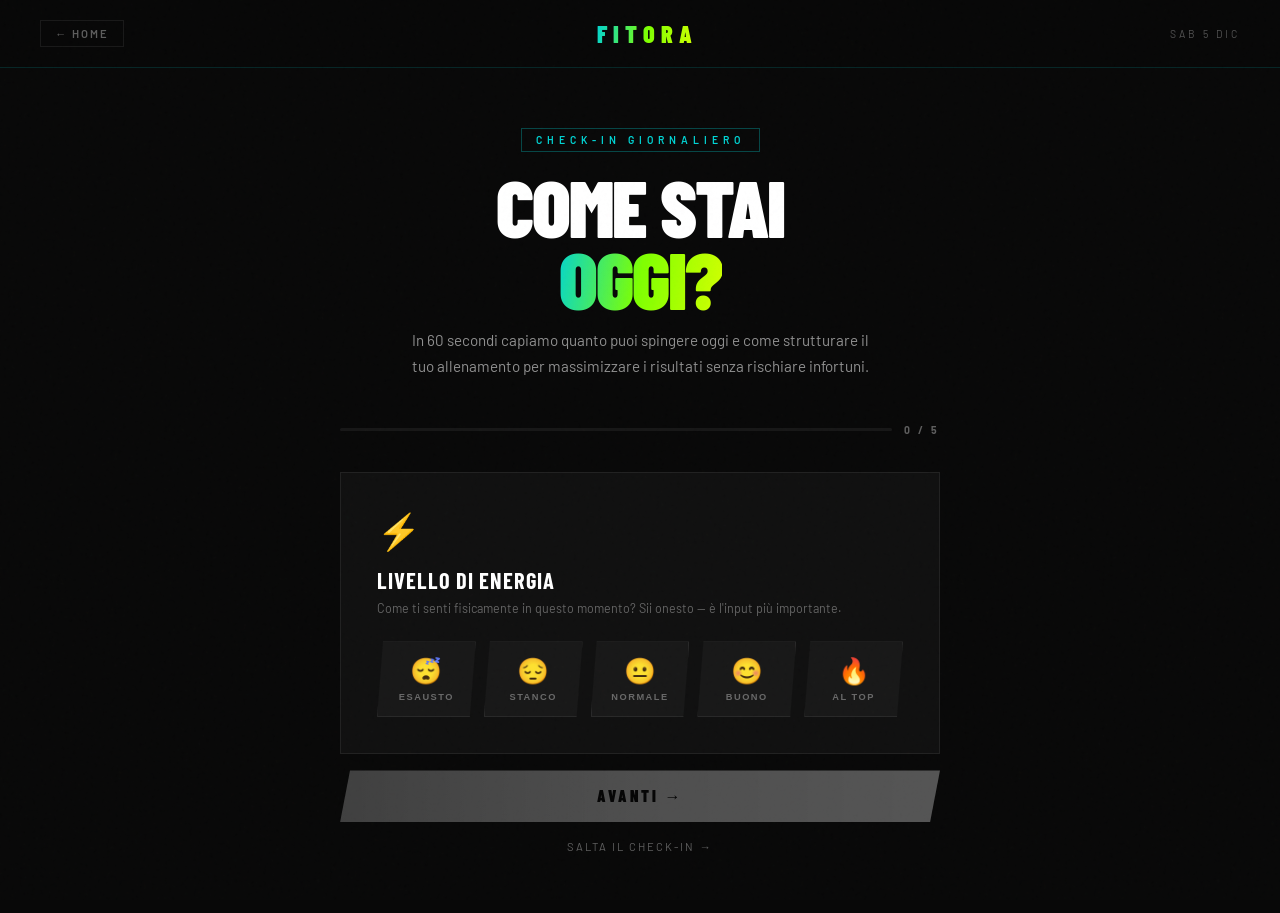
<file: check-in.html>
<!DOCTYPE html>
<html lang="it">
<head>
<meta charset="UTF-8">
<meta name="viewport" content="width=device-width, initial-scale=1.0, maximum-scale=1.0, user-scalable=no">
<meta name="theme-color" content="#080808">
<title>FITORA – Come stai oggi?</title>
<link href="https://fonts.googleapis.com/css2?family=Barlow+Condensed:wght@400;700;900&family=Barlow:wght@400;500;600&display=swap" rel="stylesheet">
<style>
:root {
  --cyan: #00d4d4;
  --green: #7fff00;
  --yellow: #d4ff00;
  --red: #ff4545;
  --orange: #ff8c00;
  --grad: linear-gradient(90deg, #00d4d4, #7fff00, #d4ff00);
  --grad-text: linear-gradient(100deg, #00d4d4 0%, #7fff00 50%, #d4ff00 100%);
  --dark: #080808;
  --dark2: #101010;
  --dark3: #181818;
  --border: rgba(255,255,255,.07);
  --border-cyan: rgba(0,212,212,.2);
  --white: #fff;
  --text-muted: rgba(255,255,255,.35);
  --text-dim: rgba(255,255,255,.55);
}

*, *::before, *::after { margin: 0; padding: 0; box-sizing: border-box; }
html { font-size: 16px; scroll-behavior: smooth; }
body {
  background: var(--dark);
  color: var(--white);
  font-family: 'Barlow', sans-serif;
  min-height: 100vh;
  overflow-x: hidden;
  -webkit-font-smoothing: antialiased;
  -webkit-tap-highlight-color: transparent;
}

/* Noise */
body::after {
  content: '';
  position: fixed; inset: 0;
  background-image: url("data:image/svg+xml,%3Csvg viewBox='0 0 256 256' xmlns='http://www.w3.org/2000/svg'%3E%3Cfilter id='n'%3E%3CfeTurbulence type='fractalNoise' baseFrequency='0.85' numOctaves='4' stitchTiles='stitch'/%3E%3C/filter%3E%3Crect width='100%25' height='100%25' filter='url(%23n)' opacity='0.035'/%3E%3C/svg%3E");
  pointer-events: none; z-index: 9999; opacity: 0.5;
}

.gt { background: var(--grad-text); -webkit-background-clip: text; -webkit-text-fill-color: transparent; background-clip: text; }

/* NAV */
nav {
  display: flex; align-items: center; justify-content: space-between;
  padding: 0 clamp(16px, 5vw, 40px); height: 68px;
  background: rgba(8,8,8,0.8);
  backdrop-filter: blur(12px);
  border-bottom: 1px solid rgba(0,212,212,0.15);
  position: sticky; top: 0; z-index: 100;
}
.nav-logo { font-family: 'Barlow Condensed', sans-serif; font-weight: 900; font-size: 1.5rem; letter-spacing: 6px; text-transform: uppercase; }
.btn-back {
  text-decoration: none; color: var(--text-muted);
  font-size: 0.7rem; font-weight: 600; letter-spacing: 2px;
  border: 1px solid var(--border); padding: 6px 14px;
  transition: all 0.2s;
}
.btn-back:hover { color: var(--cyan); border-color: var(--border-cyan); }

/* WRAPPER */
.wrapper {
  max-width: 680px; margin: 0 auto;
  padding: clamp(32px, 6vw, 60px) clamp(16px, 5vw, 40px) 60px;
}

/* HEADER */
.checkin-header { text-align: center; margin-bottom: 44px; }
.checkin-tag {
  display: inline-block;
  font-size: 0.65rem; font-weight: 600; letter-spacing: 5px; text-transform: uppercase;
  color: var(--cyan); border: 1px solid rgba(0,212,212,.3);
  padding: 5px 14px; margin-bottom: 18px;
}
.checkin-title {
  font-family: 'Barlow Condensed', sans-serif; font-weight: 900;
  font-size: clamp(2.8rem, 9vw, 5rem); line-height: 0.9;
  text-transform: uppercase; letter-spacing: -2px;
  margin-bottom: 14px;
}
.checkin-sub {
  font-size: clamp(0.85rem, 2vw, 0.95rem); color: var(--text-dim);
  line-height: 1.7; max-width: 460px; margin: 0 auto;
}

/* PROGRESS BAR */
.progress-wrap {
  display: flex; align-items: center; gap: 12px;
  margin-bottom: 36px;
}
.progress-bar {
  flex: 1; height: 3px; background: rgba(255,255,255,.06);
  border-radius: 2px; overflow: hidden;
}
.progress-fill {
  height: 100%; background: var(--grad);
  border-radius: 2px;
  transition: width 0.5s cubic-bezier(0.22,1,0.36,1);
}
.progress-label {
  font-size: 0.65rem; font-weight: 700; letter-spacing: 3px;
  color: var(--text-muted); text-transform: uppercase; white-space: nowrap;
}

/* STEPS CONTAINER */
.steps { position: relative; }
.step {
  display: none;
  animation: stepIn 0.45s cubic-bezier(0.22,1,0.36,1) both;
}
.step.active { display: block; }
@keyframes stepIn {
  from { opacity: 0; transform: translateY(20px); }
  to   { opacity: 1; transform: none; }
}

/* QUESTION CARD */
.q-card {
  background: var(--dark2);
  border: 1px solid var(--border);
  padding: clamp(24px, 4vw, 36px);
  margin-bottom: 16px;
}
.q-icon { font-size: 2.2rem; margin-bottom: 14px; }
.q-label {
  font-family: 'Barlow Condensed', sans-serif; font-weight: 700;
  font-size: clamp(1.1rem, 3vw, 1.4rem); text-transform: uppercase;
  letter-spacing: 1px; margin-bottom: 6px;
}
.q-hint { font-size: 0.78rem; color: var(--text-muted); margin-bottom: 24px; line-height: 1.5; }

/* EMOJI SCALE */
.emoji-scale {
  display: flex; gap: 8px; flex-wrap: wrap;
}
.emoji-btn {
  flex: 1; min-width: 56px;
  display: flex; flex-direction: column; align-items: center; gap: 6px;
  padding: 14px 8px;
  background: var(--dark3); border: 1px solid var(--border);
  cursor: pointer; transition: all 0.2s;
  clip-path: polygon(6px 0, 100% 0, calc(100% - 6px) 100%, 0 100%);
}
.emoji-btn:hover { background: rgba(0,212,212,.08); border-color: rgba(0,212,212,.25); }
.emoji-btn.selected {
  background: rgba(0,212,212,.12);
  border-color: var(--cyan);
  box-shadow: 0 0 14px rgba(0,212,212,.15);
}
.emoji-btn .emoji { font-size: 1.6rem; }
.emoji-btn .label {
  font-size: 0.58rem; font-weight: 600; letter-spacing: 1.5px;
  text-transform: uppercase; color: var(--text-muted);
  text-align: center;
}
.emoji-btn.selected .label { color: var(--cyan); }

/* OPTION CARDS */
.option-list { display: flex; flex-direction: column; gap: 8px; }
.option-card {
  display: flex; align-items: center; gap: 14px;
  padding: 16px 18px;
  background: var(--dark3); border: 1px solid var(--border);
  cursor: pointer; transition: all 0.2s;
  clip-path: polygon(8px 0, 100% 0, calc(100% - 8px) 100%, 0 100%);
}
.option-card:hover { background: rgba(0,212,212,.06); border-color: rgba(0,212,212,.2); }
.option-card.selected {
  background: rgba(0,212,212,.1);
  border-color: var(--cyan);
}
.option-card .opt-icon { font-size: 1.3rem; flex-shrink: 0; }
.option-card .opt-text { flex: 1; }
.option-card .opt-name {
  font-weight: 600; font-size: 0.9rem; margin-bottom: 2px;
}
.option-card .opt-desc { font-size: 0.72rem; color: var(--text-muted); }
.option-card .opt-check {
  width: 18px; height: 18px; border-radius: 50%;
  border: 2px solid var(--border); flex-shrink: 0;
  transition: all 0.2s;
}
.option-card.selected .opt-check {
  background: var(--cyan); border-color: var(--cyan);
}

/* CHECKBOX MULTI */
.checkbox-grid {
  display: grid; grid-template-columns: 1fr 1fr; gap: 8px;
}
@media (max-width: 480px) { .checkbox-grid { grid-template-columns: 1fr; } }

.check-card {
  display: flex; align-items: center; gap: 12px;
  padding: 13px 16px;
  background: var(--dark3); border: 1px solid var(--border);
  cursor: pointer; transition: all 0.2s;
}
.check-card:hover { border-color: rgba(0,212,212,.2); }
.check-card.selected { background: rgba(0,212,212,.08); border-color: var(--cyan); }
.check-card .cc-box {
  width: 16px; height: 16px; border: 2px solid var(--border);
  flex-shrink: 0; transition: all 0.2s;
}
.check-card.selected .cc-box { background: var(--cyan); border-color: var(--cyan); }
.check-card .cc-text { font-size: 0.82rem; font-weight: 500; }

/* NAV BUTTONS */
.step-nav {
  display: flex; gap: 10px; margin-top: 8px;
}
.btn-next {
  flex: 1;
  background: var(--grad); color: #000;
  font-family: 'Barlow Condensed', sans-serif; font-weight: 900;
  font-size: 1rem; letter-spacing: 3px; text-transform: uppercase;
  border: none; cursor: pointer; padding: 16px 28px;
  clip-path: polygon(10px 0, 100% 0, calc(100% - 10px) 100%, 0 100%);
  transition: filter 0.2s, opacity 0.2s;
}
.btn-next:disabled { opacity: 0.35; cursor: not-allowed; filter: grayscale(1); }
.btn-next:not(:disabled):hover { filter: brightness(1.12); }
.btn-prev {
  background: transparent; color: var(--text-muted);
  font-family: 'Barlow Condensed', sans-serif; font-weight: 700;
  font-size: 0.85rem; letter-spacing: 2px; text-transform: uppercase;
  border: 1px solid var(--border); cursor: pointer; padding: 16px 20px;
  clip-path: polygon(8px 0, 100% 0, calc(100% - 8px) 100%, 0 100%);
  transition: all 0.2s;
}
.btn-prev:hover { color: var(--white); border-color: rgba(255,255,255,.2); }

/* SKIP LINK */
.skip-link {
  display: block; text-align: center;
  margin-top: 18px;
  font-size: 0.7rem; letter-spacing: 2px; color: var(--text-muted);
  text-transform: uppercase; cursor: pointer;
  transition: color 0.2s;
}
.skip-link:hover { color: var(--text-dim); }

/* ── RESULT SCREEN ── */
.result-screen { display: none; }
.result-screen.show { display: block; animation: stepIn 0.5s cubic-bezier(0.22,1,0.36,1) both; }

.result-badge {
  text-align: center; margin-bottom: 32px;
}
.result-icon-ring {
  width: 110px; height: 110px; border-radius: 50%;
  margin: 0 auto 20px;
  display: flex; align-items: center; justify-content: center;
  font-size: 3.2rem;
  position: relative;
}
.result-icon-ring::before {
  content: '';
  position: absolute; inset: -4px; border-radius: 50%;
  background: var(--grad); opacity: 0.3;
  animation: ringPulse 2s ease-in-out infinite;
}
@keyframes ringPulse { 0%,100%{opacity:.3;transform:scale(1)} 50%{opacity:.6;transform:scale(1.05)} }

.result-level {
  font-family: 'Barlow Condensed', sans-serif; font-weight: 900;
  font-size: clamp(2rem, 7vw, 3.2rem); text-transform: uppercase;
  letter-spacing: 2px; line-height: 1;
  margin-bottom: 8px;
}
.result-desc {
  font-size: clamp(0.85rem, 2vw, 0.95rem);
  color: var(--text-dim); line-height: 1.7;
  max-width: 480px; margin: 0 auto;
}

.result-metrics {
  display: grid; grid-template-columns: repeat(3, 1fr); gap: 1px;
  background: rgba(0,212,212,.05); border: 1px solid rgba(0,212,212,.1);
  margin-bottom: 28px;
}
.rm-cell {
  background: var(--dark2); padding: 20px 14px; text-align: center;
}
.rm-val {
  font-family: 'Barlow Condensed', sans-serif; font-weight: 900;
  font-size: 1.6rem; line-height: 1; margin-bottom: 4px;
}
.rm-label { font-size: 0.6rem; letter-spacing: 2.5px; text-transform: uppercase; color: var(--text-muted); }

.result-tips {
  background: var(--dark2); border: 1px solid var(--border);
  padding: clamp(18px, 3vw, 26px); margin-bottom: 24px;
}
.tips-title {
  font-family: 'Barlow Condensed', sans-serif; font-weight: 700;
  font-size: 0.8rem; letter-spacing: 3px; text-transform: uppercase;
  color: var(--cyan); margin-bottom: 14px;
}
.tips-list { list-style: none; display: flex; flex-direction: column; gap: 10px; }
.tips-list li {
  display: flex; align-items: flex-start; gap: 10px;
  font-size: 0.85rem; color: var(--text-dim); line-height: 1.5;
}
.tips-list li::before { content: '→'; color: var(--cyan); flex-shrink: 0; margin-top: 1px; }

.btn-go {
  display: block; width: 100%; text-align: center;
  background: var(--grad); color: #000;
  font-family: 'Barlow Condensed', sans-serif; font-weight: 900;
  font-size: 1.15rem; letter-spacing: 4px; text-transform: uppercase;
  border: none; cursor: pointer; padding: 20px;
  clip-path: polygon(14px 0, 100% 0, calc(100% - 14px) 100%, 0 100%);
  transition: filter 0.2s;
  text-decoration: none;
}
.btn-go:hover { filter: brightness(1.1); }

.result-intensity-bar {
  height: 6px; border-radius: 3px; margin: 12px 0 20px;
  background: rgba(255,255,255,.06); overflow: hidden; position: relative;
}
.intensity-fill {
  height: 100%; border-radius: 3px;
  transition: width 1.2s cubic-bezier(0.22,1,0.36,1) 0.3s;
}
</style>
</head>
<body>

<!-- NAV -->
<nav>
  <a href="index.html" class="btn-back">← HOME</a>
  <div class="nav-logo gt">FITORA</div>
  <div style="font-size:.65rem;letter-spacing:3px;color:rgba(255,255,255,.3);text-transform:uppercase" id="navDate"></div>
</nav>

<div class="wrapper">

  <!-- HEADER -->
  <div class="checkin-header" id="checkinHeader">
    <div class="checkin-tag">Check-In Giornaliero</div>
    <h1 class="checkin-title">Come stai<br><span class="gt">oggi?</span></h1>
    <p class="checkin-sub">
      In 60 secondi capiamo quanto puoi spingere oggi e come strutturare il tuo allenamento per massimizzare i risultati senza rischiare infortuni.
    </p>
  </div>

  <!-- PROGRESS -->
  <div class="progress-wrap" id="progressWrap">
    <div class="progress-bar"><div class="progress-fill" id="progressFill" style="width:0%"></div></div>
    <div class="progress-label" id="progressLabel">0 / 5</div>
  </div>

  <!-- STEPS -->
  <div class="steps" id="stepsContainer">

    <!-- STEP 1: ENERGIA -->
    <div class="step active" id="step1">
      <div class="q-card">
        <div class="q-icon">⚡</div>
        <div class="q-label">Livello di Energia</div>
        <div class="q-hint">Come ti senti fisicamente in questo momento? Sii onesto — è l'input più importante.</div>
        <div class="emoji-scale" id="energy-scale">
          <button class="emoji-btn" data-val="1" onclick="selectEmoji('energy',1,this)">
            <span class="emoji">😴</span><span class="label">Esausto</span>
          </button>
          <button class="emoji-btn" data-val="2" onclick="selectEmoji('energy',2,this)">
            <span class="emoji">😔</span><span class="label">Stanco</span>
          </button>
          <button class="emoji-btn" data-val="3" onclick="selectEmoji('energy',3,this)">
            <span class="emoji">😐</span><span class="label">Normale</span>
          </button>
          <button class="emoji-btn" data-val="4" onclick="selectEmoji('energy',4,this)">
            <span class="emoji">😊</span><span class="label">Buono</span>
          </button>
          <button class="emoji-btn" data-val="5" onclick="selectEmoji('energy',5,this)">
            <span class="emoji">🔥</span><span class="label">Al Top</span>
          </button>
        </div>
      </div>
      <div class="step-nav">
        <button class="btn-next" id="next1" onclick="goNext(2)" disabled>Avanti →</button>
      </div>
    </div>

    <!-- STEP 2: SONNO -->
    <div class="step" id="step2">
      <div class="q-card">
        <div class="q-icon">🌙</div>
        <div class="q-label">Sonno della Notte Scorsa</div>
        <div class="q-hint">Il recupero muscolare avviene principalmente durante il sonno. Questo dato è cruciale.</div>
        <div class="option-list">
          <div class="option-card" onclick="selectOption('sleep','less5',this)">
            <span class="opt-icon">😵</span>
            <div class="opt-text">
              <div class="opt-name">Meno di 5 ore</div>
              <div class="opt-desc">Recupero gravemente compromesso</div>
            </div>
            <div class="opt-check"></div>
          </div>
          <div class="option-card" onclick="selectOption('sleep','5to6',this)">
            <span class="opt-icon">😴</span>
            <div class="opt-text">
              <div class="opt-name">5–6 ore</div>
              <div class="opt-desc">Recupero parziale</div>
            </div>
            <div class="opt-check"></div>
          </div>
          <div class="option-card" onclick="selectOption('sleep','7to8',this)">
            <span class="opt-icon">😌</span>
            <div class="opt-text">
              <div class="opt-name">7–8 ore</div>
              <div class="opt-desc">Recupero ottimale</div>
            </div>
            <div class="opt-check"></div>
          </div>
          <div class="option-card" onclick="selectOption('sleep','9plus',this)">
            <span class="opt-icon">✨</span>
            <div class="opt-text">
              <div class="opt-name">9+ ore</div>
              <div class="opt-desc">Riposo abbondante</div>
            </div>
            <div class="opt-check"></div>
          </div>
        </div>
      </div>
      <div class="step-nav">
        <button class="btn-prev" onclick="goBack(1)">← Indietro</button>
        <button class="btn-next" id="next2" onclick="goNext(3)" disabled>Avanti →</button>
      </div>
    </div>

    <!-- STEP 3: DOLORI MUSCOLARI -->
    <div class="step" id="step3">
      <div class="q-card">
        <div class="q-icon">💪</div>
        <div class="q-label">Dolori Muscolari o Articolari</div>
        <div class="q-hint">Seleziona tutto ciò che senti. L'app eviterà di sovraccaricare le zone già affaticate.</div>
        <div class="checkbox-grid" id="pain-grid">
          <div class="check-card" onclick="toggleCheck('pain','none',this)" id="pain-none">
            <div class="cc-box"></div><span class="cc-text">✅ Nessun dolore</span>
          </div>
          <div class="check-card" onclick="toggleCheck('pain','legs',this)">
            <div class="cc-box"></div><span class="cc-text">🦵 Gambe / Cosce</span>
          </div>
          <div class="check-card" onclick="toggleCheck('pain','back',this)">
            <div class="cc-box"></div><span class="cc-text">🔙 Schiena</span>
          </div>
          <div class="check-card" onclick="toggleCheck('pain','shoulders',this)">
            <div class="cc-box"></div><span class="cc-text">🤷 Spalle / Collo</span>
          </div>
          <div class="check-card" onclick="toggleCheck('pain','arms',this)">
            <div class="cc-box"></div><span class="cc-text">💪 Braccia / Polsi</span>
          </div>
          <div class="check-card" onclick="toggleCheck('pain','knees',this)">
            <div class="cc-box"></div><span class="cc-text">🦵 Ginocchia / Caviglie</span>
          </div>
        </div>
      </div>
      <div class="step-nav">
        <button class="btn-prev" onclick="goBack(2)">← Indietro</button>
        <button class="btn-next" id="next3" onclick="goNext(4)">Avanti →</button>
      </div>
    </div>

    <!-- STEP 4: STRESS -->
    <div class="step" id="step4">
      <div class="q-card">
        <div class="q-icon">🧠</div>
        <div class="q-label">Livello di Stress Mentale</div>
        <div class="q-hint">Lo stress cronico alza il cortisolo, rallenta il recupero e aumenta il rischio di infortuni.</div>
        <div class="emoji-scale" id="stress-scale">
          <button class="emoji-btn" data-val="1" onclick="selectEmoji('stress',1,this)">
            <span class="emoji">🧘</span><span class="label">Zero</span>
          </button>
          <button class="emoji-btn" data-val="2" onclick="selectEmoji('stress',2,this)">
            <span class="emoji">😌</span><span class="label">Basso</span>
          </button>
          <button class="emoji-btn" data-val="3" onclick="selectEmoji('stress',3,this)">
            <span class="emoji">😐</span><span class="label">Medio</span>
          </button>
          <button class="emoji-btn" data-val="4" onclick="selectEmoji('stress',4,this)">
            <span class="emoji">😤</span><span class="label">Alto</span>
          </button>
          <button class="emoji-btn" data-val="5" onclick="selectEmoji('stress',5,this)">
            <span class="emoji">🤯</span><span class="label">Massimo</span>
          </button>
        </div>
      </div>
      <div class="step-nav">
        <button class="btn-prev" onclick="goBack(3)">← Indietro</button>
        <button class="btn-next" id="next4" onclick="goNext(5)" disabled>Avanti →</button>
      </div>
    </div>

    <!-- STEP 5: ULTIMO ALLENAMENTO -->
    <div class="step" id="step5">
      <div class="q-card">
        <div class="q-icon">📅</div>
        <div class="q-label">Ultimo Allenamento Intenso</div>
        <div class="q-hint">Il recupero muscolare completo richiede 24–72 ore a seconda dell'intensità.</div>
        <div class="option-list">
          <div class="option-card" onclick="selectOption('lastwork','today',this)">
            <span class="opt-icon">🔴</span>
            <div class="opt-text">
              <div class="opt-name">Oggi / Stamattina</div>
              <div class="opt-desc">Recupero ancora in corso</div>
            </div>
            <div class="opt-check"></div>
          </div>
          <div class="option-card" onclick="selectOption('lastwork','yesterday',this)">
            <span class="opt-icon">🟠</span>
            <div class="opt-text">
              <div class="opt-name">Ieri</div>
              <div class="opt-desc">Recupero parziale (~24h)</div>
            </div>
            <div class="opt-check"></div>
          </div>
          <div class="option-card" onclick="selectOption('lastwork','2days',this)">
            <span class="opt-icon">🟡</span>
            <div class="opt-text">
              <div class="opt-name">2 giorni fa</div>
              <div class="opt-desc">Recupero quasi completo</div>
            </div>
            <div class="opt-check"></div>
          </div>
          <div class="option-card" onclick="selectOption('lastwork','3plus',this)">
            <span class="opt-icon">🟢</span>
            <div class="opt-text">
              <div class="opt-name">3+ giorni fa o mai</div>
              <div class="opt-desc">Muscoli completamente riposati</div>
            </div>
            <div class="opt-check"></div>
          </div>
        </div>
      </div>
      <div class="step-nav">
        <button class="btn-prev" onclick="goBack(4)">← Indietro</button>
        <button class="btn-next" id="next5" onclick="calcResult()" disabled>Analizza →</button>
      </div>
    </div>

  </div><!-- /steps -->

  <!-- RESULT SCREEN -->
  <div class="result-screen" id="resultScreen">

    <div class="result-badge">
      <div class="result-icon-ring" id="resultRing"></div>
      <div class="result-level" id="resultLevel"></div>
      <div class="result-intensity-bar">
        <div class="intensity-fill" id="intensityFill"></div>
      </div>
      <p class="result-desc" id="resultDesc"></p>
    </div>

    <div class="result-metrics" id="resultMetrics"></div>

    <div class="result-tips">
      <div class="tips-title">// Raccomandazioni per oggi</div>
      <ul class="tips-list" id="tipsList"></ul>
    </div>

    <a href="dashboard.html" class="btn-go" id="goBtn">⚡ Inizia l'Allenamento</a>

  </div>

  <div class="skip-link" onclick="skipToResult()" id="skipLink">Salta il check-in →</div>

</div><!-- /wrapper -->

<script>
/* ══ STATE ══ */
const answers = {
  energy: null,
  sleep: null,
  pain: [],
  stress: null,
  lastwork: null
};

let currentStep = 1;
const TOTAL_STEPS = 5;

/* ══ NAV DATE ══ */
const d = new Date();
document.getElementById('navDate').textContent =
  d.toLocaleDateString('it-IT', {weekday:'short', day:'numeric', month:'short'}).toUpperCase();

/* ══ PROGRESS ══ */
function updateProgress(step) {
  const pct = Math.round((step - 1) / TOTAL_STEPS * 100);
  document.getElementById('progressFill').style.width = pct + '%';
  document.getElementById('progressLabel').textContent = (step - 1) + ' / ' + TOTAL_STEPS;
}

/* ══ NAVIGATION ══ */
function goNext(step) {
  document.getElementById('step' + currentStep).classList.remove('active');
  currentStep = step;
  document.getElementById('step' + currentStep).classList.add('active');
  updateProgress(currentStep);
  window.scrollTo({ top: 0, behavior: 'smooth' });
}

function goBack(step) {
  document.getElementById('step' + currentStep).classList.remove('active');
  currentStep = step;
  document.getElementById('step' + currentStep).classList.add('active');
  updateProgress(currentStep);
  window.scrollTo({ top: 0, behavior: 'smooth' });
}

/* ══ INPUT HANDLERS ══ */
function selectEmoji(key, val, el) {
  answers[key] = val;
  el.closest('.emoji-scale').querySelectorAll('.emoji-btn').forEach(b => b.classList.remove('selected'));
  el.classList.add('selected');

  if (key === 'energy') document.getElementById('next1').disabled = false;
  if (key === 'stress') document.getElementById('next4').disabled = false;
}

function selectOption(key, val, el) {
  answers[key] = val;
  el.closest('.option-list').querySelectorAll('.option-card').forEach(c => c.classList.remove('selected'));
  el.classList.add('selected');

  if (key === 'sleep') document.getElementById('next2').disabled = false;
  if (key === 'lastwork') document.getElementById('next5').disabled = false;
}

function toggleCheck(key, val, el) {
  if (val === 'none') {
    // Exclusive: deselect all others
    document.querySelectorAll('#pain-grid .check-card').forEach(c => c.classList.remove('selected'));
    answers.pain = [];
    el.classList.add('selected');
    answers.pain = ['none'];
  } else {
    document.getElementById('pain-none').classList.remove('selected');
    answers.pain = answers.pain.filter(v => v !== 'none');
    el.classList.toggle('selected');
    if (el.classList.contains('selected')) {
      answers.pain.push(val);
    } else {
      answers.pain = answers.pain.filter(v => v !== val);
    }
  }
}

/* ══ ALGORITHM ══ */
function calcResult() {
  // Score: 0 = terrible, 100 = perfect
  let score = 0;

  // Energy (0-30)
  const energyScore = { 1: 0, 2: 7, 3: 15, 4: 23, 5: 30 };
  score += energyScore[answers.energy] || 15;

  // Sleep (0-25)
  const sleepScore = { less5: 0, '5to6': 8, '7to8': 25, '9plus': 20 };
  score += sleepScore[answers.sleep] || 12;

  // Pain (0 or penalty)
  const painCount = answers.pain.filter(p => p !== 'none').length;
  score -= painCount * 8;

  // Stress (0-20, inverted — high stress = low score)
  const stressScore = { 1: 20, 2: 16, 3: 10, 4: 4, 5: 0 };
  score += stressScore[answers.stress] || 10;

  // Last workout (0-25)
  const workScore = { today: 0, yesterday: 8, '2days': 18, '3plus': 25 };
  score += workScore[answers.lastwork] || 12;

  score = Math.max(0, Math.min(100, score));

  showResult(score);
}

function showResult(score) {
  // Hide steps, show result
  document.getElementById('stepsContainer').style.display = 'none';
  document.getElementById('progressWrap').style.display = 'none';
  document.getElementById('checkinHeader').style.display = 'none';
  document.getElementById('skipLink').style.display = 'none';

  const rs = document.getElementById('resultScreen');
  rs.classList.add('show');

  // Determine level
  let level, icon, desc, color, tips, goLabel;

  if (score >= 80) {
    level = 'Giornata Ideale';
    icon = '🔥';
    desc = 'Sei al massimo della forma. Il tuo corpo è pronto per un allenamento intenso. Spingi forte, batti i tuoi record.';
    color = 'var(--green)';
    tips = [
      'Aumenta i pesi o l\'intensità rispetto all\'ultima sessione',
      'Lavora sui gruppi muscolari che richiedono più energia',
      'Ottimo momento per provare nuovi esercizi o aumentare il volume',
      'Idratati bene — oggi brucerai di più',
    ];
    goLabel = '🔥 Inizia al Massimo';
  } else if (score >= 60) {
    level = 'Buona Giornata';
    icon = '⚡';
    desc = 'Sei in buone condizioni. Allenamento completo consigliato con qualche attenzione ai segnali del corpo.';
    color = 'var(--cyan)';
    tips = [
      'Allenati normalmente, rispetta il piano stabilito',
      'Se senti affaticamento a metà sessione, riduci l\'intensità del 15%',
      'Dedica 10 minuti extra al riscaldamento',
      'Ascolta il corpo — se un esercizio fa male, sostituiscilo',
    ];
    goLabel = '⚡ Inizia l\'Allenamento';
  } else if (score >= 40) {
    level = 'Allenamento Moderato';
    icon = '⚠️';
    desc = 'Il tuo corpo ha bisogno di attenzione. Allenati, ma riduci l\'intensità e ascolta i segnali di recupero.';
    color = 'var(--yellow)';
    tips = [
      'Riduci i pesi del 20-30% rispetto al solito',
      'Evita esercizi ad alto impatto (salti, sprint, carichi massimali)',
      'Allunga la fase di riscaldamento a 15 minuti',
      'Inserisci pause più lunghe tra le serie',
      'Idratazione e alimentazione sono priorità oggi',
    ];
    goLabel = '⚠️ Allenamento Moderato';
  } else {
    level = 'Giorno di Recupero';
    icon = '🛡️';
    desc = 'Il tuo corpo sta chiedendo riposo. Forza eccessiva oggi aumenta il rischio di infortuni. Recupera attivamente.';
    color = 'var(--orange)';
    tips = [
      'Evita allenamenti ad alta intensità — rischio infortuni elevato',
      'Cammina 20-30 minuti a passo moderato per attivare la circolazione',
      'Stretching e mobilità: 20-30 minuti di lavoro articolare',
      'Idratati abbondantemente e punta su una notte di sonno di qualità',
      'Considera un massaggio o una sessione di foam rolling',
    ];
    goLabel = '🛡️ Vai al Recupero Attivo';
  }

  // Render
  document.getElementById('resultRing').textContent = icon;
  document.getElementById('resultRing').style.background = `radial-gradient(circle, rgba(0,0,0,0.4), transparent)`;
  document.getElementById('resultRing').style.border = `2px solid ${color}`;

  const levelEl = document.getElementById('resultLevel');
  levelEl.textContent = level;
  levelEl.style.background = color.startsWith('var') ? 'var(--grad-text)' : color;
  levelEl.style.webkitBackgroundClip = 'text';
  levelEl.style.webkitTextFillColor = 'transparent';
  levelEl.style.backgroundClip = 'text';

  document.getElementById('resultDesc').textContent = desc;
  document.getElementById('intensityFill').style.width = score + '%';
  document.getElementById('intensityFill').style.background =
    score >= 80 ? 'var(--grad)' :
    score >= 60 ? 'linear-gradient(90deg,#00d4d4,#7fff00)' :
    score >= 40 ? 'linear-gradient(90deg,#d4ff00,#ff8c00)' :
    'linear-gradient(90deg,#ff8c00,#ff4545)';

  // Metrics
  const sleepLabel = { less5:'< 5h', '5to6':'5–6h', '7to8':'7–8h', '9plus':'9+ h' };
  const workLabel  = { today:'Oggi', yesterday:'Ieri', '2days':'2gg fa', '3plus':'3+ gg fa' };
  document.getElementById('resultMetrics').innerHTML = `
    <div class="rm-cell">
      <div class="rm-val" style="color:${color}">${score}</div>
      <div class="rm-label">Score / 100</div>
    </div>
    <div class="rm-cell">
      <div class="rm-val" style="color:var(--cyan)">${sleepLabel[answers.sleep] || '—'}</div>
      <div class="rm-label">Sonno</div>
    </div>
    <div class="rm-cell">
      <div class="rm-val" style="color:var(--yellow)">${workLabel[answers.lastwork] || '—'}</div>
      <div class="rm-label">Ult. Training</div>
    </div>
  `;

  // Tips
  document.getElementById('tipsList').innerHTML =
    tips.map(t => `<li>${t}</li>`).join('');

  document.getElementById('goBtn').textContent = goLabel;

  // Save to sessionStorage for dashboard
  sessionStorage.setItem('fitora_checkin', JSON.stringify({ score, level, energy: answers.energy }));

  window.scrollTo({ top: 0, behavior: 'smooth' });
}

function skipToResult() {
  // Use neutral defaults
  answers.energy   = answers.energy   || 3;
  answers.sleep    = answers.sleep    || '7to8';
  answers.stress   = answers.stress   || 3;
  answers.lastwork = answers.lastwork || '2days';
  if (!answers.pain.length) answers.pain = ['none'];
  calcResult();
}
</script>
</body>
</html>
</file>
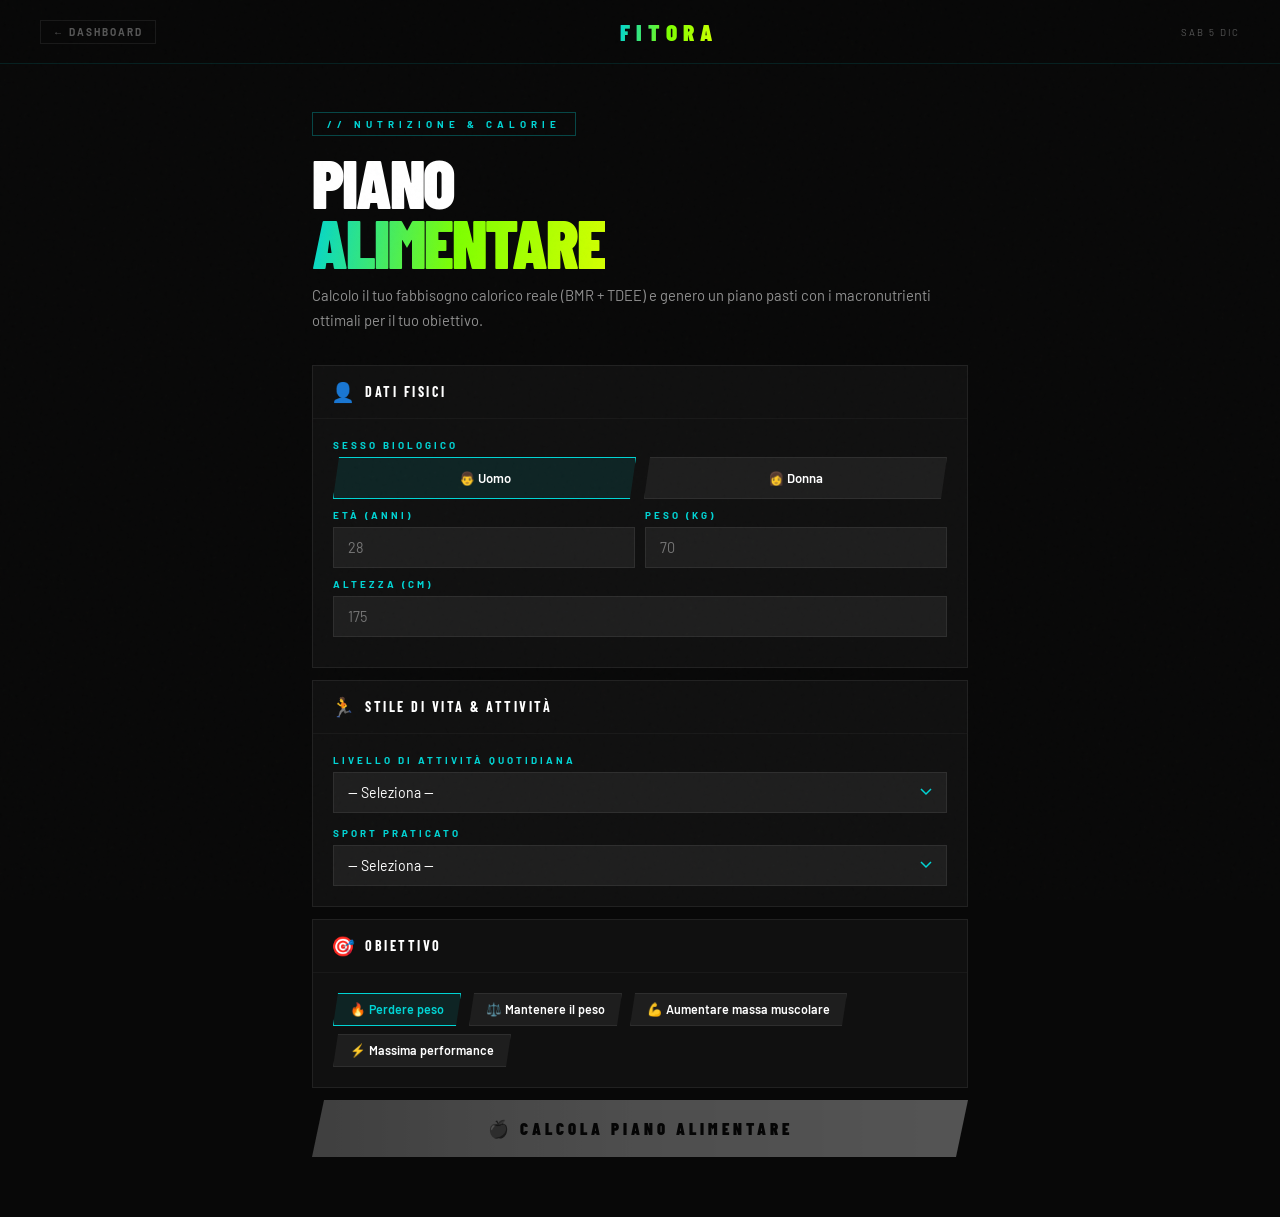
<file: nutrition.html>
<!DOCTYPE html>
<html lang="it">
<head>
<meta charset="UTF-8">
<meta name="viewport" content="width=device-width, initial-scale=1.0, maximum-scale=1.0, user-scalable=no">
<meta name="theme-color" content="#080808">
<title>FITORA – Piano Alimentare</title>
<link href="https://fonts.googleapis.com/css2?family=Barlow+Condensed:wght@400;700;900&family=Barlow:wght@400;500;600&display=swap" rel="stylesheet">
<style>
:root{
  --cyan:#00d4d4;--green:#7fff00;--yellow:#d4ff00;
  --red:#ff4545;--orange:#ff8c00;
  --grad:linear-gradient(90deg,#00d4d4,#7fff00,#d4ff00);
  --grad-t:linear-gradient(100deg,#00d4d4 0%,#7fff00 50%,#d4ff00 100%);
  --dark:#080808;--dark2:#101010;--dark3:#181818;--dark4:#1e1e1e;
  --border:rgba(255,255,255,.07);--bc:rgba(0,212,212,.2);
  --white:#fff;--muted:rgba(255,255,255,.32);--dim:rgba(255,255,255,.55);
}
*,*::before,*::after{margin:0;padding:0;box-sizing:border-box;}
html{font-size:16px;scroll-behavior:smooth;}
body{background:var(--dark);color:var(--white);font-family:'Barlow',sans-serif;min-height:100vh;overflow-x:hidden;-webkit-font-smoothing:antialiased;-webkit-tap-highlight-color:transparent;}
body::after{content:'';position:fixed;inset:0;background-image:url("data:image/svg+xml,%3Csvg viewBox='0 0 256 256' xmlns='http://www.w3.org/2000/svg'%3E%3Cfilter id='n'%3E%3CfeTurbulence type='fractalNoise' baseFrequency='0.85' numOctaves='4' stitchTiles='stitch'/%3E%3C/filter%3E%3Crect width='100%25' height='100%25' filter='url(%23n)' opacity='0.035'/%3E%3C/svg%3E");pointer-events:none;z-index:9999;opacity:.5;}
.gt{background:var(--grad-t);-webkit-background-clip:text;-webkit-text-fill-color:transparent;background-clip:text;}
a{text-decoration:none;color:inherit;}

nav{display:flex;align-items:center;justify-content:space-between;padding:0 clamp(16px,5vw,40px);height:64px;background:rgba(8,8,8,.9);backdrop-filter:blur(14px);border-bottom:1px solid rgba(0,212,212,.12);position:sticky;top:0;z-index:100;}
.nav-logo{font-family:'Barlow Condensed',sans-serif;font-weight:900;font-size:1.45rem;letter-spacing:6px;text-transform:uppercase;}
.btn-back{font-size:.63rem;font-weight:700;letter-spacing:2px;text-transform:uppercase;color:var(--muted);border:1px solid var(--border);padding:5px 12px;transition:color .2s,border-color .2s;}
.btn-back:hover{color:var(--cyan);border-color:var(--bc);}

.wrapper{max-width:720px;margin:0 auto;padding:clamp(24px,5vw,48px) clamp(14px,5vw,32px) 60px;}

.page-tag{display:inline-block;font-size:.62rem;font-weight:700;letter-spacing:5px;text-transform:uppercase;color:var(--cyan);border:1px solid rgba(0,212,212,.3);padding:5px 14px;margin-bottom:16px;}
.page-title{font-family:'Barlow Condensed',sans-serif;font-weight:900;font-size:clamp(2.2rem,8vw,4.2rem);line-height:.9;text-transform:uppercase;letter-spacing:-2px;margin-bottom:10px;}
.page-sub{font-size:clamp(.82rem,2vw,.92rem);color:var(--dim);line-height:1.7;margin-bottom:32px;}

/* ── FORM ── */
.form-section{background:var(--dark2);border:1px solid var(--border);margin-bottom:12px;}
.form-head{padding:14px 18px;border-bottom:1px solid rgba(255,255,255,.04);display:flex;align-items:center;gap:10px;}
.form-head-icon{font-size:1.2rem;}
.form-head-title{font-family:'Barlow Condensed',sans-serif;font-weight:700;font-size:.88rem;letter-spacing:2.5px;text-transform:uppercase;}
.form-body{padding:clamp(14px,2vw,20px);}

.form-row{display:grid;grid-template-columns:1fr 1fr;gap:10px;margin-bottom:10px;}
.form-row.single{grid-template-columns:1fr;}
@media(max-width:480px){.form-row{grid-template-columns:1fr;}}

.field{}
.field-label{font-size:.62rem;font-weight:700;letter-spacing:3px;text-transform:uppercase;color:var(--cyan);margin-bottom:6px;display:block;}
.field-input{
  width:100%;background:var(--dark4);border:1px solid var(--border);
  color:var(--white);padding:11px 14px;font-size:.9rem;font-family:'Barlow',sans-serif;
  outline:none;transition:border-color .2s;-webkit-appearance:none;
}
.field-input:focus{border-color:var(--cyan);}
.field-select{
  width:100%;background:var(--dark4);border:1px solid var(--border);
  color:var(--white);padding:11px 14px;font-size:.88rem;font-family:'Barlow',sans-serif;
  outline:none;cursor:pointer;transition:border-color .2s;-webkit-appearance:none;
  background-image:url("data:image/svg+xml,%3Csvg xmlns='http://www.w3.org/2000/svg' width='12' height='8' viewBox='0 0 12 8'%3E%3Cpath d='M1 1l5 5 5-5' stroke='%2300d4d4' stroke-width='1.5' fill='none'/%3E%3C/svg%3E");
  background-repeat:no-repeat;background-position:right 14px center;padding-right:36px;
}
.field-select:focus{border-color:var(--cyan);}

/* Gender toggle */
.gender-row{display:grid;grid-template-columns:1fr 1fr;gap:8px;}
.gender-btn{
  display:flex;align-items:center;justify-content:center;gap:8px;
  padding:12px;background:var(--dark4);border:1px solid var(--border);
  cursor:pointer;transition:all .18s;font-size:.82rem;font-weight:600;
  clip-path:polygon(6px 0,100% 0,calc(100% - 6px) 100%,0 100%);
}
.gender-btn:hover{border-color:rgba(0,212,212,.25);}
.gender-btn.sel{background:rgba(0,212,212,.1);border-color:var(--cyan);}

/* Opt pill buttons */
.pill-opts{display:flex;flex-wrap:wrap;gap:8px;}
.pill-opt{
  padding:8px 16px;background:var(--dark4);border:1px solid var(--border);
  cursor:pointer;font-size:.78rem;font-weight:600;
  transition:all .18s;clip-path:polygon(5px 0,100% 0,calc(100% - 5px) 100%,0 100%);
}
.pill-opt:hover{border-color:rgba(0,212,212,.3);}
.pill-opt.sel{background:rgba(0,212,212,.1);border-color:var(--cyan);color:var(--cyan);}

.btn-calc{
  display:block;width:100%;text-align:center;
  background:var(--grad);color:#000;
  font-family:'Barlow Condensed',sans-serif;font-weight:900;
  font-size:1.05rem;letter-spacing:4px;text-transform:uppercase;
  border:none;cursor:pointer;padding:18px;
  clip-path:polygon(12px 0,100% 0,calc(100% - 12px) 100%,0 100%);
  transition:filter .2s,opacity .2s;
}
.btn-calc:disabled{opacity:.35;cursor:not-allowed;filter:grayscale(1);}
.btn-calc:not(:disabled):hover{filter:brightness(1.1);}

/* ── RESULTS ── */
.results{display:none;margin-top:24px;}
.results.show{display:block;animation:fadeIn .5s cubic-bezier(.22,1,.36,1) both;}
@keyframes fadeIn{from{opacity:0;transform:translateY(16px)}to{opacity:1;transform:none}}

/* Calorie hero */
.cal-hero{
  padding:clamp(22px,3vw,32px);text-align:center;
  background:linear-gradient(135deg,rgba(0,212,212,.07),rgba(127,255,0,.03));
  border:1px solid rgba(0,212,212,.2);margin-bottom:14px;
}
.cal-label{font-size:.65rem;font-weight:700;letter-spacing:4px;text-transform:uppercase;color:var(--cyan);margin-bottom:8px;}
.cal-number{
  font-family:'Barlow Condensed',sans-serif;font-weight:900;
  font-size:clamp(3.5rem,12vw,6rem);line-height:1;letter-spacing:-3px;
}
.cal-unit{font-size:.72rem;letter-spacing:3px;text-transform:uppercase;color:var(--dim);margin-top:4px;}
.cal-formula{font-size:.72rem;color:var(--muted);margin-top:10px;font-style:italic;}
.cal-breakdown{display:grid;grid-template-columns:repeat(3,1fr);gap:1px;background:rgba(255,255,255,.05);margin-top:16px;}
.cb-cell{background:var(--dark2);padding:12px;text-align:center;}
.cb-val{font-family:'Barlow Condensed',sans-serif;font-weight:900;font-size:1.2rem;line-height:1;}
.cb-lbl{font-size:.55rem;letter-spacing:2px;text-transform:uppercase;color:var(--muted);margin-top:3px;}

/* Macros */
.macro-card{background:var(--dark2);border:1px solid var(--border);margin-bottom:12px;}
.macro-head{padding:12px 18px;border-bottom:1px solid rgba(255,255,255,.04);}
.macro-title{font-family:'Barlow Condensed',sans-serif;font-weight:700;font-size:.88rem;letter-spacing:2.5px;text-transform:uppercase;}
.macro-body{padding:clamp(14px,2vw,20px);}
.macro-row{display:flex;align-items:center;gap:14px;margin-bottom:14px;}
.macro-row:last-child{margin-bottom:0;}
.macro-icon{width:38px;height:38px;display:flex;align-items:center;justify-content:center;font-size:1.2rem;background:rgba(255,255,255,.04);border:1px solid var(--border);flex-shrink:0;}
.macro-info{flex:1;}
.macro-name{font-weight:700;font-size:.88rem;margin-bottom:4px;}
.macro-bar-wrap{height:5px;background:rgba(255,255,255,.06);overflow:hidden;margin-bottom:4px;}
.macro-bar-fill{height:100%;transition:width 1s cubic-bezier(.22,1,.36,1) .5s;}
.macro-sub{font-size:.65rem;color:var(--muted);}
.macro-grams{font-family:'Barlow Condensed',sans-serif;font-weight:900;font-size:1.3rem;text-align:right;flex-shrink:0;}
.macro-g-unit{font-size:.55rem;letter-spacing:2px;text-transform:uppercase;color:var(--muted);}

/* Meal plan */
.meal-section{background:var(--dark2);border:1px solid var(--border);margin-bottom:12px;}
.meal-head{padding:12px 18px;border-bottom:1px solid rgba(255,255,255,.04);display:flex;align-items:center;justify-content:space-between;}
.meal-title{font-family:'Barlow Condensed',sans-serif;font-weight:700;font-size:.88rem;letter-spacing:2.5px;text-transform:uppercase;}
.meal-kcal-badge{font-size:.62rem;font-weight:700;letter-spacing:2px;text-transform:uppercase;color:var(--green);border:1px solid rgba(127,255,0,.3);padding:3px 8px;}

.meal-item{
  display:flex;align-items:flex-start;gap:12px;
  padding:12px 18px;border-top:1px solid rgba(255,255,255,.04);
}
.mi-icon{font-size:1.3rem;flex-shrink:0;margin-top:1px;}
.mi-body{flex:1;}
.mi-name{font-weight:600;font-size:.88rem;margin-bottom:3px;}
.mi-desc{font-size:.7rem;color:var(--muted);line-height:1.5;}
.mi-kcal{font-family:'Barlow Condensed',sans-serif;font-weight:700;font-size:.95rem;color:var(--yellow);flex-shrink:0;white-space:nowrap;}

/* Tips */
.tip-list{list-style:none;display:flex;flex-direction:column;gap:8px;}
.tip-list li{display:flex;align-items:flex-start;gap:8px;font-size:.8rem;color:var(--dim);line-height:1.55;}
.tip-list li::before{content:'→';color:var(--cyan);flex-shrink:0;margin-top:1px;}

.btn-recalc{
  display:block;width:100%;text-align:center;
  background:transparent;color:var(--dim);
  font-family:'Barlow Condensed',sans-serif;font-weight:700;
  font-size:.85rem;letter-spacing:3px;text-transform:uppercase;
  border:1px solid var(--border);cursor:pointer;padding:14px;margin-top:8px;
  clip-path:polygon(10px 0,100% 0,calc(100% - 10px) 100%,0 100%);
  transition:all .2s;
}
.btn-recalc:hover{color:var(--white);border-color:rgba(255,255,255,.2);}
.btn-dash{
  display:block;width:100%;text-align:center;
  background:var(--grad);color:#000;
  font-family:'Barlow Condensed',sans-serif;font-weight:900;
  font-size:1rem;letter-spacing:4px;text-transform:uppercase;
  border:none;cursor:pointer;padding:17px;margin-top:8px;
  clip-path:polygon(12px 0,100% 0,calc(100% - 12px) 100%,0 100%);
  transition:filter .2s;
}
.btn-dash:hover{filter:brightness(1.1);}
@media(max-width:560px){.cal-breakdown{grid-template-columns:1fr 1fr;}}
</style>
</head>
<body>

<nav>
  <a href="dashboard.html" class="btn-back">← Dashboard</a>
  <div class="nav-logo gt">FITORA</div>
  <div id="navDate" style="font-size:.6rem;letter-spacing:2px;color:var(--muted);text-transform:uppercase;"></div>
</nav>

<div class="wrapper">

  <div class="page-tag">// Nutrizione & Calorie</div>
  <h1 class="page-title">Piano<br><span class="gt">Alimentare</span></h1>
  <p class="page-sub">Calcolo il tuo fabbisogno calorico reale (BMR + TDEE) e genero un piano pasti con i macronutrienti ottimali per il tuo obiettivo.</p>

  <!-- FORM -->
  <div class="form-section">
    <div class="form-head"><span class="form-head-icon">👤</span><span class="form-head-title">Dati Fisici</span></div>
    <div class="form-body">
      <div class="form-row single">
        <div class="field">
          <label class="field-label">Sesso biologico</label>
          <div class="gender-row">
            <div class="gender-btn sel" id="gb-m" onclick="setGender('m')">👨 Uomo</div>
            <div class="gender-btn" id="gb-f" onclick="setGender('f')">👩 Donna</div>
          </div>
        </div>
      </div>
      <div class="form-row">
        <div class="field">
          <label class="field-label">Età (anni)</label>
          <input type="number" class="field-input" id="f-age" placeholder="28" min="14" max="90" oninput="checkForm()">
        </div>
        <div class="field">
          <label class="field-label">Peso (kg)</label>
          <input type="number" class="field-input" id="f-weight" placeholder="70" min="30" max="250" oninput="checkForm()">
        </div>
      </div>
      <div class="form-row single">
        <div class="field">
          <label class="field-label">Altezza (cm)</label>
          <input type="number" class="field-input" id="f-height" placeholder="175" min="100" max="230" oninput="checkForm()">
        </div>
      </div>
    </div>
  </div>

  <div class="form-section">
    <div class="form-head"><span class="form-head-icon">🏃</span><span class="form-head-title">Stile di Vita & Attività</span></div>
    <div class="form-body" style="display:flex;flex-direction:column;gap:14px;">
      <div class="field">
        <label class="field-label">Livello di attività quotidiana</label>
        <select class="field-select" id="f-activity" onchange="checkForm()">
          <option value="">— Seleziona —</option>
          <option value="1.2">Sedentario (lavoro fisso, nessun sport)</option>
          <option value="1.375">Leggermente attivo (1–2 allenamenti / settimana)</option>
          <option value="1.55">Moderatamente attivo (3–4 allenamenti / settimana)</option>
          <option value="1.725">Molto attivo (5–6 allenamenti / settimana)</option>
          <option value="1.9">Atleta (2 sessioni/giorno o lavoro fisico)</option>
        </select>
      </div>
      <div class="field">
        <label class="field-label">Sport praticato</label>
        <select class="field-select" id="f-sport" onchange="checkForm()">
          <option value="">— Seleziona —</option>
          <option value="endurance">Endurance (corsa, ciclismo, nuoto)</option>
          <option value="strength">Forza (palestra, powerlifting, crossfit)</option>
          <option value="team">Sport di squadra (calcio, basket, tennis)</option>
          <option value="yoga">Yoga / Pilates / Mobilità</option>
          <option value="mixed">Misto (vario)</option>
          <option value="none">Nessuno sport specifico</option>
        </select>
      </div>
    </div>
  </div>

  <div class="form-section">
    <div class="form-head"><span class="form-head-icon">🎯</span><span class="form-head-title">Obiettivo</span></div>
    <div class="form-body">
      <div class="pill-opts" id="goalOpts">
        <div class="pill-opt sel" onclick="setGoal('lose',this)">🔥 Perdere peso</div>
        <div class="pill-opt" onclick="setGoal('maintain',this)">⚖️ Mantenere il peso</div>
        <div class="pill-opt" onclick="setGoal('gain',this)">💪 Aumentare massa muscolare</div>
        <div class="pill-opt" onclick="setGoal('performance',this)">⚡ Massima performance</div>
      </div>
    </div>
  </div>

  <button class="btn-calc" id="calcBtn" onclick="calculate()" disabled>🍎 Calcola Piano Alimentare</button>

  <!-- RESULTS -->
  <div class="results" id="results"></div>

</div>

<script>
document.getElementById('navDate').textContent =
  new Date().toLocaleDateString('it-IT',{weekday:'short',day:'numeric',month:'short'}).toUpperCase();

let F = { gender:'m', goal:'lose' };

function setGender(g) {
  F.gender = g;
  document.getElementById('gb-m').classList.toggle('sel', g==='m');
  document.getElementById('gb-f').classList.toggle('sel', g==='f');
}
function setGoal(g, el) {
  F.goal = g;
  document.querySelectorAll('#goalOpts .pill-opt').forEach(b=>b.classList.remove('sel'));
  el.classList.add('sel');
}
function checkForm() {
  const ok = document.getElementById('f-age').value &&
             document.getElementById('f-weight').value &&
             document.getElementById('f-height').value &&
             document.getElementById('f-activity').value &&
             document.getElementById('f-sport').value;
  document.getElementById('calcBtn').disabled = !ok;
}

/* ══ CALCULATION ══ */
function calculate() {
  const age    = parseInt(document.getElementById('f-age').value);
  const weight = parseFloat(document.getElementById('f-weight').value);
  const height = parseFloat(document.getElementById('f-height').value);
  const act    = parseFloat(document.getElementById('f-activity').value);
  const sport  = document.getElementById('f-sport').value;
  const goal   = F.goal;
  const gender = F.gender;

  // BMR — Mifflin-St Jeor
  let bmr = gender === 'm'
    ? (10 * weight) + (6.25 * height) - (5 * age) + 5
    : (10 * weight) + (6.25 * height) - (5 * age) - 161;
  bmr = Math.round(bmr);

  // TDEE
  let tdee = Math.round(bmr * act);

  // Goal adjustment
  let target, goalLabel, goalNote;
  switch(goal) {
    case 'lose':
      target = Math.max(1200, tdee - 500);
      goalLabel = 'Perdita di peso'; goalNote = 'Deficit di 500 kcal/giorno = ~0.5 kg/settimana';
      break;
    case 'maintain':
      target = tdee;
      goalLabel = 'Mantenimento'; goalNote = 'Bilancio energetico neutro';
      break;
    case 'gain':
      target = tdee + 300;
      goalLabel = 'Massa muscolare'; goalNote = 'Surplus di 300 kcal/giorno per crescita pulita';
      break;
    case 'performance':
      target = tdee + 200;
      goalLabel = 'Massima performance'; goalNote = 'Surplus leggero per sostenere l\'intensità';
      break;
    default:
      target = tdee; goalLabel = 'Mantenimento'; goalNote = '';
  }

  // Macros (g) based on sport + goal
  let protPct, carbPct, fatPct;
  if (sport === 'strength') {
    protPct = goal==='gain'?0.38:0.35; carbPct = goal==='lose'?0.30:0.40; fatPct = 1-protPct-carbPct;
  } else if (sport === 'endurance') {
    protPct = 0.25; carbPct = goal==='lose'?0.40:0.50; fatPct = 1-protPct-carbPct;
  } else if (sport === 'team') {
    protPct = 0.28; carbPct = 0.45; fatPct = 0.27;
  } else if (sport === 'yoga') {
    protPct = 0.25; carbPct = goal==='lose'?0.35:0.40; fatPct = 1-protPct-carbPct;
  } else {
    protPct = goal==='gain'?0.33:goal==='lose'?0.35:0.28;
    carbPct = goal==='lose'?0.32:0.42;
    fatPct  = 1 - protPct - carbPct;
  }

  const protKcal = Math.round(target * protPct);
  const carbKcal = Math.round(target * carbPct);
  const fatKcal  = Math.round(target * fatPct);
  const protG    = Math.round(protKcal / 4);
  const carbG    = Math.round(carbKcal / 4);
  const fatG     = Math.round(fatKcal / 9);

  // Per kg ratios
  const protPerKg = (protG / weight).toFixed(1);
  const carbPerKg = (carbG / weight).toFixed(1);

  // Meals
  const meals = buildMeals(target, protG, carbG, fatG, goal, sport, weight);

  renderResults({
    bmr, tdee, target, goalLabel, goalNote,
    protG, carbG, fatG, protPct, carbPct, fatPct,
    protPerKg, carbPerKg, age, weight, height, gender, meals
  });
}

/* ══ MEAL BUILDER ══ */
function buildMeals(kcal, prot, carb, fat, goal, sport, weight) {
  // Distribute: 25% breakfast, 10% snack1, 35% lunch, 10% snack2, 20% dinner
  const dist = [.25, .10, .35, .10, .20];
  const isEndurance = sport === 'endurance';
  const isStrength  = sport === 'strength';

  const plans = {
    breakfast: [
      { icon:'🥣', name:'Porridge con frutta e noci', desc:'80g avena, 150ml latte (scremato o vegetale), 1 banana, 20g noci', kcal: dist[0] * kcal },
      { icon:'🥚', name:'Uova strapazzate + pane integrale', desc:'3 uova, 2 fette pane integrale, 1 kiwi', kcal: dist[0] * kcal },
    ],
    snack1: [
      { icon:'🍎', name:'Frutta + proteine', desc: goal==='lose' ? '1 mela + 20g mandorle' : '1 banana + 1 yogurt greco 150g + 15g miele', kcal: dist[1] * kcal },
    ],
    lunch: [
      isEndurance
        ? { icon:'🍝', name:'Pasta integrale + pollo + verdure', desc:`${Math.round(weight * 1.2)}g pasta integrale cotta, ${Math.round(weight * 1.5)}g petto pollo, 200g zucchine grigliate, olio EVO 10g`, kcal: dist[2] * kcal }
        : isStrength
        ? { icon:'🍗', name:'Riso + carne magra + legumi', desc:`150g riso basmati cotto, 200g manzo o tacchino, 100g fagioli, pomodoro, olio EVO 8g`, kcal: dist[2] * kcal }
        : { icon:'🥗', name:'Piatto completo bilanciato', desc:`120g cereale integrale (riso, farro o quinoa), 180g proteina magra (pollo, tonno o tofu), verdure miste 200g, olio EVO 10g`, kcal: dist[2] * kcal },
    ],
    snack2: [
      { icon:'🧃', name: goal==='gain' ? 'Frullato proteico + banana' : 'Yogurt greco + semi di chia',
        desc: goal==='gain' ? '250ml latte, 30g proteine whey, 1 banana, 15g burro di arachidi' : '150g yogurt greco 0%, 10g semi di chia, 1 cucchiaio miele',
        kcal: dist[3] * kcal },
    ],
    dinner: [
      { icon:'🐟', name:'Pesce + patate dolci + verdure', desc:`200g salmone (o merluzzo), ${goal==='lose'?'150':'200'}g patate dolci al forno, spinaci saltati 200g, olio EVO 8g, limone`, kcal: dist[4] * kcal },
    ],
  };

  return [
    { label:'Colazione', time:'07:00 – 08:00', icon:'☀️', ...plans.breakfast[0] },
    { label:'Spuntino mattina', time:'10:00 – 10:30', icon:'🍎', ...plans.snack1[0] },
    { label:'Pranzo', time:'12:30 – 13:30', icon:'🍽️', ...plans.lunch[0] },
    { label:'Spuntino pomeriggio', time:'16:00 – 17:00', icon:'🧃', ...plans.snack2[0] },
    { label:'Cena', time:'19:30 – 20:30', icon:'🌙', ...plans.dinner[0] },
  ];
}

/* ══ RENDER ══ */
function renderResults(D) {
  const genderLabel = D.gender==='m' ? 'Uomo' : 'Donna';

  const mealsHtml = D.meals.map(m => `
    <div class="meal-section">
      <div class="meal-head">
        <div style="display:flex;align-items:center;gap:8px">
          <span style="font-size:1rem">${m.icon}</span>
          <div>
            <div class="meal-title">${m.label}</div>
            <div style="font-size:.58rem;letter-spacing:2px;text-transform:uppercase;color:var(--muted);margin-top:2px">${m.time}</div>
          </div>
        </div>
        <span class="meal-kcal-badge">~${Math.round(m.kcal)} kcal</span>
      </div>
      <div class="meal-item">
        <span class="mi-icon">${m.icon}</span>
        <div class="mi-body">
          <div class="mi-name">${m.name}</div>
          <div class="mi-desc">${m.desc}</div>
        </div>
      </div>
    </div>
  `).join('');

  const idratazione = Math.round(D.weight * 35 / 100) / 10;
  const prot_rec    = D.gender==='m' ? (D.weight * 1.6).toFixed(0) : (D.weight * 1.4).toFixed(0);

  const html = `
    <!-- CALORIE HERO -->
    <div class="cal-hero">
      <div class="cal-label">Fabbisogno Calorico Giornaliero</div>
      <div class="cal-number gt" id="calNum" data-target="${D.target}">0</div>
      <div class="cal-unit">kcal / giorno · ${D.goalLabel}</div>
      <div class="cal-formula">BMR ${D.bmr} kcal × fattore attività = TDEE ${D.tdee} kcal → Target: ${D.target} kcal</div>
      <div class="cal-breakdown">
        <div class="cb-cell">
          <div class="cb-val gt">${D.bmr}</div>
          <div class="cb-lbl">BMR (riposo)</div>
        </div>
        <div class="cb-cell">
          <div class="cb-val" style="color:var(--cyan)">${D.tdee}</div>
          <div class="cb-lbl">TDEE (totale)</div>
        </div>
        <div class="cb-cell">
          <div class="cb-val" style="color:var(--green)">${D.target}</div>
          <div class="cb-lbl">Target (${D.goalLabel})</div>
        </div>
      </div>
    </div>

    <!-- MACROS -->
    <div class="macro-card">
      <div class="macro-head"><div class="macro-title">📊 Macronutrienti Giornalieri</div></div>
      <div class="macro-body">
        <div class="macro-row">
          <div class="macro-icon">🥩</div>
          <div class="macro-info">
            <div class="macro-name">Proteine</div>
            <div class="macro-bar-wrap"><div class="macro-bar-fill" style="width:0%;background:var(--cyan)" data-w="${Math.round(D.protPct*100)}%"></div></div>
            <div class="macro-sub">${Math.round(D.protPct*100)}% delle calorie · ${D.protPerKg}g per kg di peso · 4 kcal/g</div>
          </div>
          <div style="text-align:right">
            <div class="macro-grams" style="color:var(--cyan)">${D.protG}</div>
            <div class="macro-g-unit">grammi/g</div>
          </div>
        </div>
        <div class="macro-row">
          <div class="macro-icon">🍚</div>
          <div class="macro-info">
            <div class="macro-name">Carboidrati</div>
            <div class="macro-bar-wrap"><div class="macro-bar-fill" style="width:0%;background:var(--green)" data-w="${Math.round(D.carbPct*100)}%"></div></div>
            <div class="macro-sub">${Math.round(D.carbPct*100)}% delle calorie · ${D.carbPerKg}g per kg di peso · 4 kcal/g</div>
          </div>
          <div style="text-align:right">
            <div class="macro-grams" style="color:var(--green)">${D.carbG}</div>
            <div class="macro-g-unit">grammi/g</div>
          </div>
        </div>
        <div class="macro-row">
          <div class="macro-icon">🥑</div>
          <div class="macro-info">
            <div class="macro-name">Grassi</div>
            <div class="macro-bar-wrap"><div class="macro-bar-fill" style="width:0%;background:var(--yellow)" data-w="${Math.round(D.fatPct*100)}%"></div></div>
            <div class="macro-sub">${Math.round(D.fatPct*100)}% delle calorie · 9 kcal/g</div>
          </div>
          <div style="text-align:right">
            <div class="macro-grams" style="color:var(--yellow)">${D.fatG}</div>
            <div class="macro-g-unit">grammi/g</div>
          </div>
        </div>
      </div>
    </div>

    <!-- MEALS -->
    <div style="font-size:.62rem;font-weight:700;letter-spacing:4px;text-transform:uppercase;color:var(--cyan);margin-bottom:10px">// Piano Pasti Giornaliero</div>
    ${mealsHtml}

    <!-- TIPS -->
    <div class="macro-card">
      <div class="macro-head"><div class="macro-title">💡 Consigli Specifici per Te</div></div>
      <div class="macro-body">
        <ul class="tip-list">
          <li>Bevi almeno <strong>${idratazione} litri d'acqua</strong> al giorno (${D.weight}kg × 35ml). Aggiungi 500ml per ogni ora di sport intenso.</li>
          <li>Obiettivo proteico minimo: <strong>${prot_rec}g/giorno</strong> per proteggere e costruire massa muscolare (${D.protPerKg}g/kg).</li>
          <li>Consuma carboidrati complessi <strong>prima dell'allenamento</strong> (1–2h prima) e proteine <strong>entro 30 min dopo</strong> per massimizzare il recupero.</li>
          <li>${D.goal==='lose' ? 'Non scendere mai sotto le '+Math.max(1200,D.bmr)+' kcal/giorno (il tuo BMR). Un deficit eccessivo brucia muscolo, non grasso.' : D.goal==='gain' ? 'Pesi l\'avanzata mensile: +0.5–1kg/mese è crescita pulita. Oltre, stai accumulando troppo grasso.' : 'Mantieni la consistenza: variazioni di ±200 kcal nel lungo periodo non impattano i risultati.'}</li>
          <li>Dormi 7–9 ore. Il <strong>GH (ormone della crescita)</strong> viene rilasciato prevalentemente durante il sonno profondo — è essenziale quanto l\'allenamento.</li>
        </ul>
      </div>
    </div>

    <a href="dashboard.html" class="btn-dash">▶ Torna alla Dashboard</a>
    <button class="btn-recalc" onclick="document.getElementById('results').classList.remove('show');window.scrollTo({top:0,behavior:'smooth'})">↺ Ricalcola</button>
  `;

  const res = document.getElementById('results');
  res.innerHTML = html;
  res.classList.add('show');

  // Animate calorie counter
  setTimeout(() => {
    const el = document.getElementById('calNum');
    const target = D.target;
    let cur = 0;
    const step = Math.ceil(target / 60);
    const timer = setInterval(() => {
      cur = Math.min(cur + step, target);
      el.textContent = cur.toLocaleString('it-IT');
      if (cur >= target) clearInterval(timer);
    }, 16);
  }, 100);

  // Animate macro bars
  setTimeout(() => {
    document.querySelectorAll('.macro-bar-fill').forEach(el => {
      el.style.width = el.dataset.w;
    });
  }, 200);

  res.scrollIntoView({behavior:'smooth', block:'start'});

  // Save to localStorage for other pages
  try {
    localStorage.setItem('fitora_profile', JSON.stringify({
      gender: D.gender, age: D.age||0, weight: D.weight, height: D.height,
      tdee: D.tdee, target: D.target, protG: D.protG, carbG: D.carbG, fatG: D.fatG
    }));
  } catch(e) {}
}
</script>
</body>
</html>
</file>
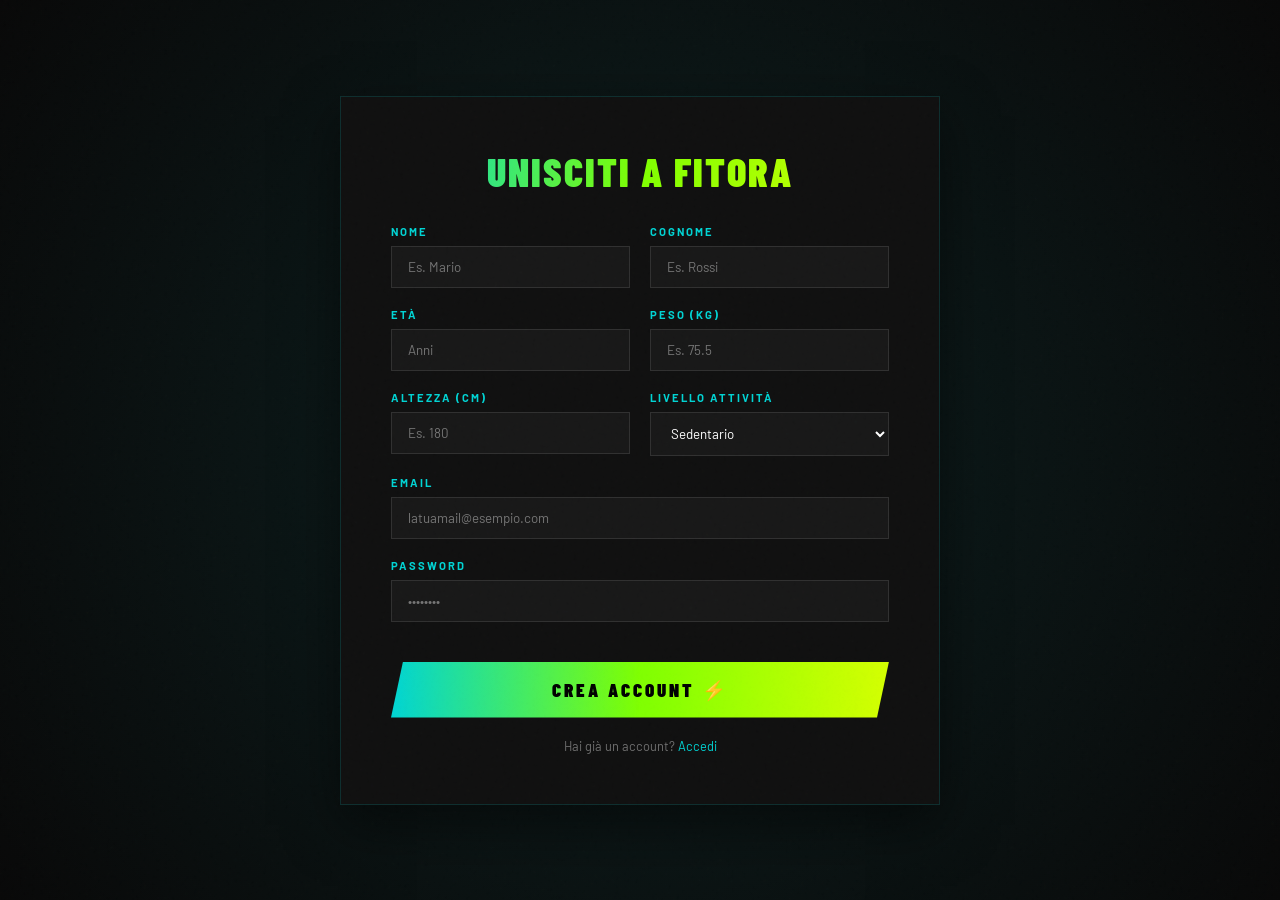
<file: register.html>
<!DOCTYPE html>
<html lang="it">
<head>
<meta charset="UTF-8">
<meta name="viewport" content="width=device-width, initial-scale=1.0">
<title>FITORA – Registrati</title>
<link href="https://fonts.googleapis.com/css2?family=Barlow+Condensed:wght@700;900&family=Barlow:wght@400;500;600&display=swap" rel="stylesheet">
<link rel="stylesheet" href="style.css">
<style>
  body {
    display: flex; align-items: center; justify-content: center;
    min-height: 100vh; padding: 40px 20px;
    background: radial-gradient(circle at center, #0c1f1f 0%, #080808 100%);
  }
  .reg-card {
    background: var(--dark2); border: 1px solid rgba(0, 212, 212, 0.15);
    padding: clamp(30px, 5vw, 50px); width: 100%; max-width: 600px;
    box-shadow: 0 20px 50px rgba(0,0,0,0.5);
    animation: slideUp 0.8s cubic-bezier(0.22, 1, 0.36, 1);
  }
  @keyframes slideUp {
    from { opacity: 0; transform: translateY(40px); }
    to { opacity: 1; transform: translateY(0); }
  }
  .reg-title {
    font-family: 'Barlow Condensed', sans-serif; font-weight: 900;
    font-size: 2.5rem; text-transform: uppercase; letter-spacing: 2px;
    margin-bottom: 30px; text-align: center;
  }
  .reg-form { display: grid; grid-template-columns: 1fr 1fr; gap: 20px; }
  .input-group { display: flex; flex-direction: column; gap: 8px; animation: fadeIn 1s both; }
  .input-group.full { grid-column: span 2; }
  @keyframes fadeIn { from { opacity: 0; } to { opacity: 1; } }
  
  label { font-size: 0.7rem; text-transform: uppercase; letter-spacing: 2px; color: var(--cyan); font-weight: 700; }
  input, select {
    background: var(--dark3); border: 1px solid rgba(255,255,255,0.1);
    padding: 12px 16px; color: #fff; font-family: inherit;
    transition: border-color 0.3s, box-shadow 0.3s;
  }
  input:focus, select:focus {
    outline: none; border-color: var(--cyan);
    box-shadow: 0 0 10px rgba(0, 212, 212, 0.2);
  }
  .btn-reg {
    grid-column: span 2; margin-top: 20px;
    background: var(--grad); color: #000;
    font-family: 'Barlow Condensed', sans-serif; font-weight: 900;
    font-size: 1.2rem; text-transform: uppercase; letter-spacing: 3px;
    padding: 16px; border: none; cursor: pointer;
    clip-path: polygon(12px 0, 100% 0, calc(100% - 12px) 100%, 0 100%);
    transition: transform 0.2s, filter 0.2s;
  }
  .btn-reg:hover { transform: scale(1.02); filter: brightness(1.1); }
  
  @media (max-width: 600px) {
    .reg-form { grid-template-columns: 1fr; }
    .input-group.full { grid-column: span 1; }
    .btn-reg { grid-column: span 1; }
  }
</style>
</head>
<body>

<div class="reg-card">
  <h1 class="reg-title grad-text">Unisciti a FITORA</h1>
  <form class="reg-form" action="dashboard.html">
    <div class="input-group" style="animation-delay: 0.1s">
      <label>Nome</label>
      <input type="text" placeholder="Es. Mario" required>
    </div>
    <div class="input-group" style="animation-delay: 0.2s">
      <label>Cognome</label>
      <input type="text" placeholder="Es. Rossi" required>
    </div>
    <div class="input-group" style="animation-delay: 0.3s">
      <label>Età</label>
      <input type="number" placeholder="Anni" required>
    </div>
    <div class="input-group" style="animation-delay: 0.4s">
      <label>Peso (kg)</label>
      <input type="number" step="0.1" placeholder="Es. 75.5" required>
    </div>
    <div class="input-group" style="animation-delay: 0.5s">
      <label>Altezza (cm)</label>
      <input type="number" placeholder="Es. 180" required>
    </div>
    <div class="input-group" style="animation-delay: 0.6s">
      <label>Livello Attività</label>
      <select required>
        <option value="sedentario">Sedentario</option>
        <option value="leggero">Attività Leggera</option>
        <option value="moderato">Moderato</option>
        <option value="attivo">Molto Attivo</option>
        <option value="atleta">Atleta</option>
      </select>
    </div>
    <div class="input-group full" style="animation-delay: 0.7s">
      <label>Email</label>
      <input type="email" placeholder="latuamail@esempio.com" required>
    </div>
    <div class="input-group full" style="animation-delay: 0.8s">
      <label>Password</label>
      <input type="password" placeholder="••••••••" required>
    </div>
    <button type="submit" class="btn-reg">Crea Account ⚡</button>
  </form>
  <p style="text-align: center; margin-top: 20px; font-size: 0.8rem; color: rgba(255,255,255,0.4);">
    Hai già un account? <a href="dashboard.html" style="color: var(--cyan);">Accedi</a>
  </p>
</div>

<script>
  // Semplice effetto hover parallasse sulla card
  const card = document.querySelector('.reg-card');
  document.addEventListener('mousemove', (e) => {
    const xAxis = (window.innerWidth / 2 - e.pageX) / 25;
    const yAxis = (window.innerHeight / 2 - e.pageY) / 25;
    card.style.transform = `rotateY(${xAxis}deg) rotateX(${yAxis}deg)`;
  });
  
  // Reset rotazione quando il mouse esce
  document.addEventListener('mouseleave', () => {
    card.style.transform = `rotateY(0deg) rotateX(0deg)`;
    card.style.transition = "all 0.5s ease";
  });
  
  // Rimuovi transizione all'entrata per fluidità
  document.addEventListener('mouseenter', () => {
    card.style.transition = "none";
  });
</script>

</body>
</html>
</file>
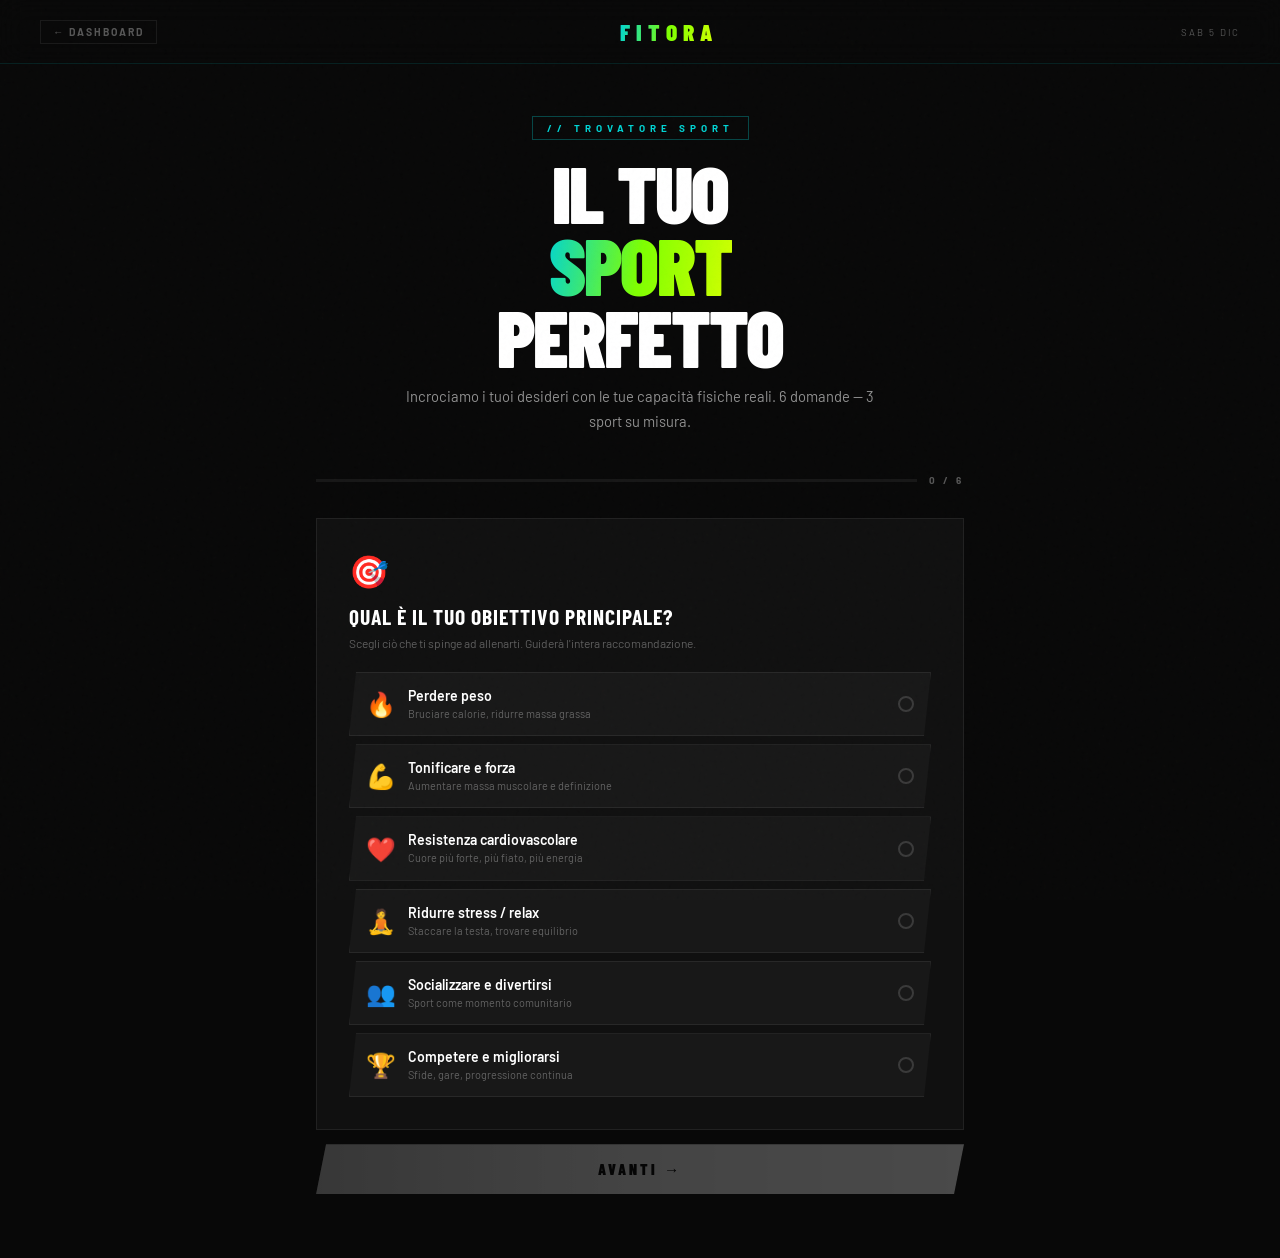
<file: sport-quiz.html>
<!DOCTYPE html>
<html lang="it">
<head>
<meta charset="UTF-8">
<meta name="viewport" content="width=device-width, initial-scale=1.0, maximum-scale=1.0, user-scalable=no">
<meta name="theme-color" content="#080808">
<title>FITORA – Il Tuo Sport Ideale</title>
<link href="https://fonts.googleapis.com/css2?family=Barlow+Condensed:wght@400;700;900&family=Barlow:wght@400;500;600&display=swap" rel="stylesheet">
<style>
:root {
  --cyan:#00d4d4; --green:#7fff00; --yellow:#d4ff00;
  --red:#ff4545; --orange:#ff8c00;
  --grad:linear-gradient(90deg,#00d4d4,#7fff00,#d4ff00);
  --grad-t:linear-gradient(100deg,#00d4d4 0%,#7fff00 50%,#d4ff00 100%);
  --dark:#080808; --dark2:#101010; --dark3:#181818; --dark4:#1e1e1e;
  --border:rgba(255,255,255,.07); --bc:rgba(0,212,212,.2);
  --white:#fff; --muted:rgba(255,255,255,.32); --dim:rgba(255,255,255,.55);
}
*,*::before,*::after{margin:0;padding:0;box-sizing:border-box;}
html{font-size:16px;scroll-behavior:smooth;}
body{
  background:var(--dark);color:var(--white);
  font-family:'Barlow',sans-serif;min-height:100vh;
  overflow-x:hidden;-webkit-font-smoothing:antialiased;
  -webkit-tap-highlight-color:transparent;
}
body::after{
  content:'';position:fixed;inset:0;
  background-image:url("data:image/svg+xml,%3Csvg viewBox='0 0 256 256' xmlns='http://www.w3.org/2000/svg'%3E%3Cfilter id='n'%3E%3CfeTurbulence type='fractalNoise' baseFrequency='0.85' numOctaves='4' stitchTiles='stitch'/%3E%3C/filter%3E%3Crect width='100%25' height='100%25' filter='url(%23n)' opacity='0.035'/%3E%3C/svg%3E");
  pointer-events:none;z-index:9999;opacity:.5;
}
.gt{background:var(--grad-t);-webkit-background-clip:text;-webkit-text-fill-color:transparent;background-clip:text;}

/* ── NAV ── */
nav{
  display:flex;align-items:center;justify-content:space-between;
  padding:0 clamp(16px,5vw,40px);height:64px;
  background:rgba(8,8,8,.88);backdrop-filter:blur(14px);
  border-bottom:1px solid rgba(0,212,212,.12);
  position:sticky;top:0;z-index:100;
}
.nav-logo{font-family:'Barlow Condensed',sans-serif;font-weight:900;font-size:1.45rem;letter-spacing:6px;text-transform:uppercase;}
.btn-back{
  font-size:.65rem;font-weight:700;letter-spacing:2px;text-transform:uppercase;
  color:var(--muted);border:1px solid var(--border);padding:5px 12px;
  text-decoration:none;transition:color .2s,border-color .2s;
}
.btn-back:hover{color:var(--cyan);border-color:var(--bc);}

/* ── WRAPPER ── */
.wrapper{max-width:720px;margin:0 auto;padding:clamp(28px,5vw,52px) clamp(16px,5vw,36px) 64px;}

/* ── PAGE HEADER ── */
.page-head{text-align:center;margin-bottom:40px;}
.page-tag{
  display:inline-block;font-size:.62rem;font-weight:700;letter-spacing:5px;text-transform:uppercase;
  color:var(--cyan);border:1px solid rgba(0,212,212,.3);padding:5px 14px;margin-bottom:16px;
}
.page-title{
  font-family:'Barlow Condensed',sans-serif;font-weight:900;
  font-size:clamp(2.6rem,9vw,5rem);line-height:.9;
  text-transform:uppercase;letter-spacing:-2px;margin-bottom:12px;
}
.page-sub{font-size:clamp(.82rem,2vw,.92rem);color:var(--dim);line-height:1.7;max-width:480px;margin:0 auto;}

/* ── PROGRESS ── */
.prog-wrap{display:flex;align-items:center;gap:12px;margin-bottom:32px;}
.prog-bar{flex:1;height:3px;background:rgba(255,255,255,.06);overflow:hidden;}
.prog-fill{height:100%;background:var(--grad);transition:width .5s cubic-bezier(.22,1,.36,1);}
.prog-lbl{font-size:.62rem;font-weight:700;letter-spacing:3px;color:var(--muted);text-transform:uppercase;white-space:nowrap;}

/* ── STEPS ── */
.step{display:none;animation:sIn .4s cubic-bezier(.22,1,.36,1) both;}
.step.active{display:block;}
@keyframes sIn{from{opacity:0;transform:translateY(18px)}to{opacity:1;transform:none}}

/* ── Q CARD ── */
.q-card{background:var(--dark2);border:1px solid var(--border);padding:clamp(22px,4vw,32px);margin-bottom:14px;}
.q-icon{font-size:2rem;margin-bottom:12px;}
.q-title{
  font-family:'Barlow Condensed',sans-serif;font-weight:700;
  font-size:clamp(1.1rem,3vw,1.35rem);text-transform:uppercase;
  letter-spacing:1px;margin-bottom:5px;
}
.q-hint{font-size:.75rem;color:var(--muted);margin-bottom:20px;line-height:1.5;}

/* ── OPTION GRID ── */
.opt-grid{display:grid;gap:8px;}
.opt-grid.cols2{grid-template-columns:1fr 1fr;}
.opt-grid.cols3{grid-template-columns:1fr 1fr 1fr;}
@media(max-width:480px){.opt-grid.cols2,.opt-grid.cols3{grid-template-columns:1fr;}}

.opt-card{
  display:flex;align-items:center;gap:12px;
  padding:14px 16px;background:var(--dark3);
  border:1px solid var(--border);cursor:pointer;transition:all .18s;
  clip-path:polygon(7px 0,100% 0,calc(100% - 7px) 100%,0 100%);
}
.opt-card:hover{background:rgba(0,212,212,.06);border-color:rgba(0,212,212,.22);}
.opt-card.sel{background:rgba(0,212,212,.1);border-color:var(--cyan);}
.opt-card.sel-multi{background:rgba(127,255,0,.08);border-color:var(--green);}
.opt-icon-big{font-size:1.5rem;flex-shrink:0;}
.opt-body{flex:1;}
.opt-name{font-weight:600;font-size:.88rem;margin-bottom:2px;}
.opt-desc{font-size:.68rem;color:var(--muted);line-height:1.4;}
.opt-dot{
  width:16px;height:16px;border-radius:50%;
  border:2px solid rgba(255,255,255,.15);flex-shrink:0;transition:all .18s;
}
.opt-card.sel .opt-dot{background:var(--cyan);border-color:var(--cyan);}
.opt-card.sel-multi .opt-dot{background:var(--green);border-color:var(--green);}

/* ── EMOJI SCALE ── */
.emoji-row{display:flex;gap:6px;}
.em-btn{
  flex:1;display:flex;flex-direction:column;align-items:center;gap:5px;
  padding:13px 6px;background:var(--dark3);border:1px solid var(--border);
  cursor:pointer;transition:all .18s;
  clip-path:polygon(5px 0,100% 0,calc(100% - 5px) 100%,0 100%);
}
.em-btn:hover{background:rgba(0,212,212,.07);border-color:rgba(0,212,212,.22);}
.em-btn.sel{background:rgba(0,212,212,.11);border-color:var(--cyan);}
.em-btn .em{font-size:1.5rem;}
.em-btn .lbl{font-size:.52rem;font-weight:700;letter-spacing:1.5px;text-transform:uppercase;color:var(--muted);text-align:center;}
.em-btn.sel .lbl{color:var(--cyan);}

/* ── NAV BTNS ── */
.step-nav{display:flex;gap:10px;}
.btn-next{
  flex:1;background:var(--grad);color:#000;
  font-family:'Barlow Condensed',sans-serif;font-weight:900;
  font-size:.95rem;letter-spacing:3px;text-transform:uppercase;
  border:none;cursor:pointer;padding:16px;
  clip-path:polygon(10px 0,100% 0,calc(100% - 10px) 100%,0 100%);
  transition:filter .2s,opacity .2s;
}
.btn-next:disabled{opacity:.3;cursor:not-allowed;filter:grayscale(1);}
.btn-next:not(:disabled):hover{filter:brightness(1.1);}
.btn-prev{
  background:transparent;color:var(--muted);
  font-family:'Barlow Condensed',sans-serif;font-weight:700;
  font-size:.82rem;letter-spacing:2px;text-transform:uppercase;
  border:1px solid var(--border);cursor:pointer;padding:16px 18px;
  clip-path:polygon(7px 0,100% 0,calc(100% - 7px) 100%,0 100%);
  transition:all .2s;
}
.btn-prev:hover{color:var(--white);border-color:rgba(255,255,255,.2);}
.skip{
  display:block;text-align:center;margin-top:16px;
  font-size:.65rem;letter-spacing:2px;color:var(--muted);
  text-transform:uppercase;cursor:pointer;transition:color .2s;
}
.skip:hover{color:var(--dim);}

/* ── RESULT ── */
.result{display:none;}
.result.show{display:block;animation:sIn .5s cubic-bezier(.22,1,.36,1) both;}

.result-header{text-align:center;margin-bottom:32px;}
.result-tag{
  display:inline-block;font-size:.6rem;font-weight:700;letter-spacing:5px;text-transform:uppercase;
  color:var(--cyan);border:1px solid rgba(0,212,212,.3);padding:5px 14px;margin-bottom:14px;
}
.result-title{
  font-family:'Barlow Condensed',sans-serif;font-weight:900;
  font-size:clamp(2rem,7vw,3.5rem);text-transform:uppercase;
  letter-spacing:-1px;line-height:.95;margin-bottom:10px;
}
.result-sub{font-size:.85rem;color:var(--dim);line-height:1.7;max-width:500px;margin:0 auto;}

/* SPORT CARD */
.sport-card{
  background:var(--dark2);border:1px solid var(--border);
  margin-bottom:12px;overflow:hidden;
  transition:border-color .2s;
}
.sport-card:first-child{border-color:rgba(0,212,212,.3);}
.sport-rank{
  display:flex;align-items:center;gap:10px;
  padding:10px clamp(16px,2vw,22px);
  border-bottom:1px solid rgba(255,255,255,.04);
}
.rank-badge{
  font-family:'Barlow Condensed',sans-serif;font-weight:900;
  font-size:.72rem;letter-spacing:3px;text-transform:uppercase;
  padding:3px 10px;border:1px solid;
}
.rank-1{color:var(--cyan);border-color:rgba(0,212,212,.4);background:rgba(0,212,212,.07);}
.rank-2{color:var(--green);border-color:rgba(127,255,0,.3);background:rgba(127,255,0,.05);}
.rank-3{color:var(--yellow);border-color:rgba(212,255,0,.3);background:rgba(212,255,0,.05);}
.rank-score{
  font-family:'Barlow Condensed',sans-serif;font-weight:900;
  font-size:.72rem;letter-spacing:2px;color:var(--muted);margin-left:auto;
}
.sport-body{padding:clamp(16px,2.5vw,24px);}
.sport-top{display:flex;align-items:center;gap:14px;margin-bottom:12px;}
.sport-icon-wrap{
  width:56px;height:56px;flex-shrink:0;
  display:flex;align-items:center;justify-content:center;
  font-size:2rem;
  background:rgba(255,255,255,.04);border:1px solid var(--border);
}
.sport-name{
  font-family:'Barlow Condensed',sans-serif;font-weight:900;
  font-size:clamp(1.3rem,4vw,1.8rem);text-transform:uppercase;
  line-height:1;letter-spacing:-1px;
}
.sport-type{font-size:.62rem;letter-spacing:3px;color:var(--muted);text-transform:uppercase;margin-top:4px;}
.sport-match-bar{height:4px;background:rgba(255,255,255,.06);margin-bottom:12px;overflow:hidden;}
.sport-match-fill{height:100%;transition:width 1.2s cubic-bezier(.22,1,.36,1) .4s;}
.sport-desc{font-size:.82rem;color:var(--dim);line-height:1.65;margin-bottom:14px;}
.sport-tags{display:flex;flex-wrap:wrap;gap:6px;}
.sport-tag{
  font-size:.58rem;font-weight:700;letter-spacing:2px;text-transform:uppercase;
  padding:4px 10px;border:1px solid var(--border);color:var(--muted);
}
.sport-why{
  margin-top:12px;padding:12px 14px;
  background:var(--dark3);border-left:2px solid var(--cyan);
  font-size:.78rem;color:var(--dim);line-height:1.6;
}
.sport-why strong{color:var(--cyan);font-weight:700;}

/* RETRY */
.btn-retry{
  display:block;width:100%;text-align:center;
  background:transparent;color:var(--dim);
  font-family:'Barlow Condensed',sans-serif;font-weight:700;
  font-size:.85rem;letter-spacing:3px;text-transform:uppercase;
  border:1px solid var(--border);cursor:pointer;
  padding:15px;margin-top:10px;
  clip-path:polygon(10px 0,100% 0,calc(100% - 10px) 100%,0 100%);
  transition:all .2s;
}
.btn-retry:hover{color:var(--white);border-color:rgba(255,255,255,.2);}
.btn-go-dash{
  display:block;width:100%;text-align:center;
  background:var(--grad);color:#000;
  font-family:'Barlow Condensed',sans-serif;font-weight:900;
  font-size:1rem;letter-spacing:4px;text-transform:uppercase;
  border:none;cursor:pointer;padding:18px;
  clip-path:polygon(12px 0,100% 0,calc(100% - 12px) 100%,0 100%);
  transition:filter .2s;text-decoration:none;
}
.btn-go-dash:hover{filter:brightness(1.1);}
</style>
</head>
<body>

<nav>
  <a href="dashboard.html" class="btn-back">← Dashboard</a>
  <div class="nav-logo gt">FITORA</div>
  <div style="font-size:.6rem;letter-spacing:2px;color:var(--muted);text-transform:uppercase" id="navDate"></div>
</nav>

<div class="wrapper">

  <!-- HEADER -->
  <div class="page-head" id="quizHead">
    <div class="page-tag">// Trovatore Sport</div>
    <h1 class="page-title">Il Tuo<br><span class="gt">Sport</span><br>Perfetto</h1>
    <p class="page-sub">
      Incrociamo i tuoi desideri con le tue capacità fisiche reali. 6 domande — 3 sport su misura.
    </p>
  </div>

  <!-- PROGRESS -->
  <div class="prog-wrap" id="progWrap">
    <div class="prog-bar"><div class="prog-fill" id="progFill" style="width:0%"></div></div>
    <div class="prog-lbl" id="progLbl">0 / 6</div>
  </div>

  <!-- ── STEP 1: OBIETTIVO ── -->
  <div class="step active" id="s1">
    <div class="q-card">
      <div class="q-icon">🎯</div>
      <div class="q-title">Qual è il tuo obiettivo principale?</div>
      <div class="q-hint">Scegli ciò che ti spinge ad allenarti. Guiderà l'intera raccomandazione.</div>
      <div class="opt-grid">
        <div class="opt-card" onclick="pick('goal','weight',this)">
          <span class="opt-icon-big">🔥</span>
          <div class="opt-body"><div class="opt-name">Perdere peso</div><div class="opt-desc">Bruciare calorie, ridurre massa grassa</div></div>
          <div class="opt-dot"></div>
        </div>
        <div class="opt-card" onclick="pick('goal','muscle',this)">
          <span class="opt-icon-big">💪</span>
          <div class="opt-body"><div class="opt-name">Tonificare e forza</div><div class="opt-desc">Aumentare massa muscolare e definizione</div></div>
          <div class="opt-dot"></div>
        </div>
        <div class="opt-card" onclick="pick('goal','cardio',this)">
          <span class="opt-icon-big">❤️</span>
          <div class="opt-body"><div class="opt-name">Resistenza cardiovascolare</div><div class="opt-desc">Cuore più forte, più fiato, più energia</div></div>
          <div class="opt-dot"></div>
        </div>
        <div class="opt-card" onclick="pick('goal','stress',this)">
          <span class="opt-icon-big">🧘</span>
          <div class="opt-body"><div class="opt-name">Ridurre stress / relax</div><div class="opt-desc">Staccare la testa, trovare equilibrio</div></div>
          <div class="opt-dot"></div>
        </div>
        <div class="opt-card" onclick="pick('goal','social',this)">
          <span class="opt-icon-big">👥</span>
          <div class="opt-body"><div class="opt-name">Socializzare e divertirsi</div><div class="opt-desc">Sport come momento comunitario</div></div>
          <div class="opt-dot"></div>
        </div>
        <div class="opt-card" onclick="pick('goal','compete',this)">
          <span class="opt-icon-big">🏆</span>
          <div class="opt-body"><div class="opt-name">Competere e migliorarsi</div><div class="opt-desc">Sfide, gare, progressione continua</div></div>
          <div class="opt-dot"></div>
        </div>
      </div>
    </div>
    <div class="step-nav">
      <button class="btn-next" id="n1" onclick="go(2)" disabled>Avanti →</button>
    </div>
  </div>

  <!-- ── STEP 2: AMBIENTE ── -->
  <div class="step" id="s2">
    <div class="q-card">
      <div class="q-icon">🌍</div>
      <div class="q-title">Dove ti piace allenarti?</div>
      <div class="q-hint">L'ambiente condiziona la continuità — scegli quello in cui ti senti più a tuo agio.</div>
      <div class="opt-grid cols2">
        <div class="opt-card" onclick="pick('env','outdoor',this)">
          <span class="opt-icon-big">🌳</span>
          <div class="opt-body"><div class="opt-name">All'aperto</div><div class="opt-desc">Parchi, strade, natura, montagna</div></div>
          <div class="opt-dot"></div>
        </div>
        <div class="opt-card" onclick="pick('env','gym',this)">
          <span class="opt-icon-big">🏋️</span>
          <div class="opt-body"><div class="opt-name">Palestra</div><div class="opt-desc">Centro sportivo, struttura indoor</div></div>
          <div class="opt-dot"></div>
        </div>
        <div class="opt-card" onclick="pick('env','water',this)">
          <span class="opt-icon-big">💧</span>
          <div class="opt-body"><div class="opt-name">In acqua</div><div class="opt-desc">Piscina, lago, mare</div></div>
          <div class="opt-dot"></div>
        </div>
        <div class="opt-card" onclick="pick('env','home',this)">
          <span class="opt-icon-big">🏠</span>
          <div class="opt-body"><div class="opt-name">A casa</div><div class="opt-desc">Senza spostamenti, massima flessibilità</div></div>
          <div class="opt-dot"></div>
        </div>
      </div>
    </div>
    <div class="step-nav">
      <button class="btn-prev" onclick="go(1)">← Indietro</button>
      <button class="btn-next" id="n2" onclick="go(3)" disabled>Avanti →</button>
    </div>
  </div>

  <!-- ── STEP 3: COMPAGNIA ── -->
  <div class="step" id="s3">
    <div class="q-card">
      <div class="q-icon">🤝</div>
      <div class="q-title">Preferisci allenarti da solo o in gruppo?</div>
      <div class="q-hint">Non c'è risposta sbagliata — la motivazione viene dall'ambiente che senti tuo.</div>
      <div class="opt-grid cols3">
        <div class="opt-card" onclick="pick('company','solo',this)">
          <span class="opt-icon-big">🧍</span>
          <div class="opt-body"><div class="opt-name">Solo</div><div class="opt-desc">Ritmo mio, concentrazione totale</div></div>
          <div class="opt-dot"></div>
        </div>
        <div class="opt-card" onclick="pick('company','duo',this)">
          <span class="opt-icon-big">👫</span>
          <div class="opt-body"><div class="opt-name">Coppia / piccolo gruppo</div><div class="opt-desc">Compagno o 3–4 persone max</div></div>
          <div class="opt-dot"></div>
        </div>
        <div class="opt-card" onclick="pick('company','team',this)">
          <span class="opt-icon-big">⚽</span>
          <div class="opt-body"><div class="opt-name">Grande squadra</div><div class="opt-desc">Sport di gruppo, dinamica collettiva</div></div>
          <div class="opt-dot"></div>
        </div>
      </div>
    </div>
    <div class="step-nav">
      <button class="btn-prev" onclick="go(2)">← Indietro</button>
      <button class="btn-next" id="n3" onclick="go(4)" disabled>Avanti →</button>
    </div>
  </div>

  <!-- ── STEP 4: CAPACITÀ / LIMITAZIONI ── -->
  <div class="step" id="s4">
    <div class="q-card">
      <div class="q-icon">🩺</div>
      <div class="q-title">Hai limitazioni fisiche?</div>
      <div class="q-hint">Seleziona tutto ciò che si applica. L'app escluderà sport inadatti e ne proporrà di sicuri.</div>
      <div class="opt-grid" id="limGrid">
        <div class="opt-card" onclick="toggleLim('none',this)" id="lim-none">
          <span class="opt-icon-big">✅</span>
          <div class="opt-body"><div class="opt-name">Nessuna limitazione</div><div class="opt-desc">Corpo integro, pronto a tutto</div></div>
          <div class="opt-dot"></div>
        </div>
        <div class="opt-card" onclick="toggleLim('knee',this)">
          <span class="opt-icon-big">🦵</span>
          <div class="opt-body"><div class="opt-name">Ginocchia / caviglie</div><div class="opt-desc">Dolori o instabilità articolare</div></div>
          <div class="opt-dot"></div>
        </div>
        <div class="opt-card" onclick="toggleLim('back',this)">
          <span class="opt-icon-big">🔙</span>
          <div class="opt-body"><div class="opt-name">Schiena / lombari</div><div class="opt-desc">Ernia, sciatalgia, dolori lombari</div></div>
          <div class="opt-dot"></div>
        </div>
        <div class="opt-card" onclick="toggleLim('heart',this)">
          <span class="opt-icon-big">💓</span>
          <div class="opt-body"><div class="opt-name">Problemi cardiaci</div><div class="opt-desc">Cardiopatia, ipertensione grave</div></div>
          <div class="opt-dot"></div>
        </div>
        <div class="opt-card" onclick="toggleLim('overweight',this)">
          <span class="opt-icon-big">⚖️</span>
          <div class="opt-body"><div class="opt-name">Sovrappeso importante</div><div class="opt-desc">Impatto articolare da considerare</div></div>
          <div class="opt-dot"></div>
        </div>
        <div class="opt-card" onclick="toggleLim('shoulder',this)">
          <span class="opt-icon-big">🤷</span>
          <div class="opt-body"><div class="opt-name">Spalle / polsi</div><div class="opt-desc">Tendiniti, instabilità della spalla</div></div>
          <div class="opt-dot"></div>
        </div>
      </div>
    </div>
    <div class="step-nav">
      <button class="btn-prev" onclick="go(3)">← Indietro</button>
      <button class="btn-next" id="n4" onclick="go(5)">Avanti →</button>
    </div>
  </div>

  <!-- ── STEP 5: LIVELLO ── -->
  <div class="step" id="s5">
    <div class="q-card">
      <div class="q-icon">📊</div>
      <div class="q-title">Qual è il tuo livello attuale?</div>
      <div class="q-hint">Sii onesto — un'attività fuori portata demotiva, una troppo facile annoia.</div>
      <div class="opt-grid">
        <div class="opt-card" onclick="pick('level','beginner',this)">
          <span class="opt-icon-big">🌱</span>
          <div class="opt-body"><div class="opt-name">Principiante assoluto</div><div class="opt-desc">Nessuna base sportiva, parto da zero</div></div>
          <div class="opt-dot"></div>
        </div>
        <div class="opt-card" onclick="pick('level','basic',this)">
          <span class="opt-icon-big">🚶</span>
          <div class="opt-body"><div class="opt-name">Ho qualche base</div><div class="opt-desc">Sport occasionale, non costante</div></div>
          <div class="opt-dot"></div>
        </div>
        <div class="opt-card" onclick="pick('level','mid',this)">
          <span class="opt-icon-big">🏃</span>
          <div class="opt-body"><div class="opt-name">Intermedio</div><div class="opt-desc">Mi alleno regolarmente da 1–2 anni</div></div>
          <div class="opt-dot"></div>
        </div>
        <div class="opt-card" onclick="pick('level','advanced',this)">
          <span class="opt-icon-big">⚡</span>
          <div class="opt-body"><div class="opt-name">Avanzato / Ex sportivo</div><div class="opt-desc">Allenamento serio, gare o ex agonismo</div></div>
          <div class="opt-dot"></div>
        </div>
      </div>
    </div>
    <div class="step-nav">
      <button class="btn-prev" onclick="go(4)">← Indietro</button>
      <button class="btn-next" id="n5" onclick="go(6)" disabled>Avanti →</button>
    </div>
  </div>

  <!-- ── STEP 6: TEMPO ── -->
  <div class="step" id="s6">
    <div class="q-card">
      <div class="q-icon">⏰</div>
      <div class="q-title">Quanto tempo puoi dedicare?</div>
      <div class="q-hint">La frequenza e la durata determina quale sport è sostenibile nel lungo periodo.</div>
      <div class="opt-grid">
        <div class="opt-card" onclick="pick('time','low',this)">
          <span class="opt-icon-big">🕐</span>
          <div class="opt-body"><div class="opt-name">1–2 volte / settimana</div><div class="opt-desc">30–45 minuti a sessione</div></div>
          <div class="opt-dot"></div>
        </div>
        <div class="opt-card" onclick="pick('time','mid',this)">
          <span class="opt-icon-big">🕒</span>
          <div class="opt-body"><div class="opt-name">3–4 volte / settimana</div><div class="opt-desc">45–60 minuti a sessione</div></div>
          <div class="opt-dot"></div>
        </div>
        <div class="opt-card" onclick="pick('time','high',this)">
          <span class="opt-icon-big">🕔</span>
          <div class="opt-body"><div class="opt-name">5+ volte / settimana</div><div class="opt-desc">Allenamento quotidiano o quasi</div></div>
          <div class="opt-dot"></div>
        </div>
      </div>
    </div>
    <div class="step-nav">
      <button class="btn-prev" onclick="go(5)">← Indietro</button>
      <button class="btn-next" id="n6" onclick="calcSport()" disabled>Analizza →</button>
    </div>
    <span class="skip" onclick="skipQuiz()">Salta e mostra un risultato generico</span>
  </div>

  <!-- ── RESULT ── -->
  <div class="result" id="result">

    <div class="result-header">
      <div class="result-tag">// Analisi completata</div>
      <h2 class="result-title">I Tuoi<br><span class="gt">Sport</span><br>Ideali</h2>
      <p class="result-sub" id="resultSub">Basato sui tuoi obiettivi, capacità fisiche e preferenze di vita.</p>
    </div>

    <div id="sportCards"></div>

    <div style="display:flex;flex-direction:column;gap:10px;margin-top:6px">
      <a href="check-in.html" class="btn-go-dash">⚡ Inizia ad Allenarti</a>
      <button class="btn-retry" onclick="retryQuiz()">↺ Rifai il Questionario</button>
    </div>

  </div>

</div><!-- /wrapper -->

<script>
/* ══ STATE ══ */
const A = { goal:null, env:null, company:null, lim:[], level:null, time:null };
let cur = 1;
const TOTAL = 6;

document.getElementById('navDate').textContent =
  new Date().toLocaleDateString('it-IT',{weekday:'short',day:'numeric',month:'short'}).toUpperCase();

/* ══ PROGRESS ══ */
function setProgress(step) {
  const pct = Math.round((step-1)/TOTAL*100);
  document.getElementById('progFill').style.width = pct+'%';
  document.getElementById('progLbl').textContent  = (step-1)+' / '+TOTAL;
}

/* ══ NAV ══ */
function go(step) {
  document.getElementById('s'+cur).classList.remove('active');
  cur = step;
  document.getElementById('s'+cur).classList.add('active');
  setProgress(cur);
  window.scrollTo({top:0,behavior:'smooth'});
}

/* ══ INPUT ══ */
function pick(key, val, el) {
  A[key] = val;
  el.closest('.opt-grid').querySelectorAll('.opt-card').forEach(c => {
    c.classList.remove('sel'); c.classList.remove('sel-multi');
  });
  el.classList.add('sel');
  const nextMap = {goal:'n1',env:'n2',company:'n3',level:'n5',time:'n6'};
  if (nextMap[key]) document.getElementById(nextMap[key]).disabled = false;
}

function toggleLim(val, el) {
  if (val === 'none') {
    document.querySelectorAll('#limGrid .opt-card').forEach(c => {
      c.classList.remove('sel'); c.classList.remove('sel-multi');
    });
    A.lim = [];
    el.classList.add('sel');
    A.lim = ['none'];
  } else {
    document.getElementById('lim-none').classList.remove('sel');
    A.lim = A.lim.filter(v => v !== 'none');
    if (el.classList.contains('sel-multi')) {
      el.classList.remove('sel-multi');
      A.lim = A.lim.filter(v => v !== val);
    } else {
      el.classList.add('sel-multi');
      A.lim.push(val);
    }
  }
}

/* ══ SPORTS DATABASE ══ */
const SPORTS = [
  {
    id:'run', name:'Corsa', icon:'🏃', type:'Endurance · Outdoor',
    desc:'La corsa è lo sport più accessibile al mondo: bastano le scarpe giuste. Brucia moltissime calorie, migliora il sistema cardiovascolare e la mente. Può essere solitaria o con la community di runner.',
    tags:['Alto impatto calorico','No attrezzatura','Outdoor o treadmill','Progressivo'],
    scores: { goal:{weight:9,cardio:10,compete:8,stress:6,social:4,muscle:3},
              env:{outdoor:10,gym:6,water:0,home:2},
              company:{solo:10,duo:8,team:4},
              level:{beginner:6,basic:8,mid:10,advanced:10},
              time:{low:6,mid:9,high:10},
              lim:{knee:-8,back:-3,heart:-5,overweight:-6,shoulder:0,none:0} }
  },
  {
    id:'swim', name:'Nuoto', icon:'🏊', type:'Endurance · Full-Body · Acqua',
    desc:'Il nuoto è lo sport a basso impatto articolare per eccellenza. Perfetto per chi ha problemi alle ginocchia o alla schiena. Lavora tutti i muscoli simultaneamente e il consumo calorico è elevato.',
    tags:['Zero impatto','Full-body','Riabilitativo','Ottimo per chi ha limitazioni'],
    scores: { goal:{weight:9,cardio:10,stress:8,muscle:7,compete:7,social:4},
              env:{water:10,outdoor:3,gym:4,home:0},
              company:{solo:9,duo:7,team:5},
              level:{beginner:6,basic:8,mid:10,advanced:10},
              time:{low:7,mid:9,high:9},
              lim:{knee:5,back:4,heart:3,overweight:5,shoulder:-4,none:0} }
  },
  {
    id:'gym', name:'Palestra / Pesi', icon:'🏋️', type:'Forza · Ipertrofia · Indoor',
    desc:'Il fitness in palestra offre il controllo totale sullo stimolo. Macchine, pesi liberi, kettlebell: puoi isolare ogni muscolo, monitorare ogni variabile e progredire in modo scientifico e misurato.',
    tags:['Alta progressione','Controllo totale','Ipertrofia','Forza funzionale'],
    scores: { goal:{muscle:10,weight:8,compete:8,cardio:5,stress:5,social:4},
              env:{gym:10,outdoor:0,water:0,home:4},
              company:{solo:9,duo:7,team:3},
              level:{beginner:5,basic:7,mid:10,advanced:10},
              time:{low:6,mid:10,high:10},
              lim:{knee:-2,back:-5,heart:-3,overweight:-2,shoulder:-4,none:0} }
  },
  {
    id:'cycling', name:'Ciclismo', icon:'🚴', type:'Endurance · Basso impatto',
    desc:'Il ciclismo combina cardio elevato con impatto articolare quasi zero. Outdoor regala paesaggi e senso di libertà, la cyclette garantisce costanza. Ideale per chi vuole dimagrire senza affaticare le ginocchia.',
    tags:['Basso impatto','Calorico','Outdoor o indoor','Antistress'],
    scores: { goal:{weight:9,cardio:9,stress:8,compete:7,social:5,muscle:4},
              env:{outdoor:10,gym:6,water:0,home:5},
              company:{solo:8,duo:9,team:5},
              level:{beginner:7,basic:8,mid:9,advanced:9},
              time:{low:7,mid:9,high:10},
              lim:{knee:4,back:-2,heart:-3,overweight:4,shoulder:0,none:0} }
  },
  {
    id:'yoga', name:'Yoga / Pilates', icon:'🧘', type:'Flessibilità · Mente-corpo',
    desc:'Yoga e Pilates sviluppano forza del core, flessibilità, equilibrio e — soprattutto — la connessione mente-corpo. Riducono il cortisolo, migliorano la postura e prevengono infortuni per qualsiasi altro sport.',
    tags:['Antistress','Mobilità','Core forte','Prevenzione infortuni'],
    scores: { goal:{stress:10,muscle:6,weight:5,cardio:4,compete:3,social:5},
              env:{gym:8,home:10,outdoor:7,water:0},
              company:{solo:9,duo:7,team:5},
              level:{beginner:10,basic:9,mid:7,advanced:5},
              time:{low:8,mid:8,high:7},
              lim:{knee:5,back:6,heart:6,overweight:5,shoulder:3,none:0} }
  },
  {
    id:'football', name:'Calcio', icon:'⚽', type:'Squadra · Cardio · Sociale',
    desc:'Il calcio è lo sport più praticato al mondo per un motivo: il senso di squadra è ineguagliabile. Allenamento cardio elevato, esplosività, coordinazione. La partitella settimanale vale più di qualsiasi abbonamento in palestra.',
    tags:['Alta socialità','Cardio esplosivo','Coordinazione','Spirito di squadra'],
    scores: { goal:{social:10,compete:9,cardio:8,weight:7,stress:6,muscle:5},
              env:{outdoor:10,gym:2,water:0,home:0},
              company:{team:10,duo:4,solo:0},
              level:{beginner:5,basic:7,mid:9,advanced:9},
              time:{low:5,mid:8,high:9},
              lim:{knee:-7,back:-3,heart:-6,overweight:-5,shoulder:-1,none:0} }
  },
  {
    id:'tennis', name:'Tennis / Padel', icon:'🎾', type:'Racchetta · Tecnica · Sociale',
    desc:'Tennis e Padel sono esplosi per un motivo: uniscono agonismo, tecnica, socialità e una curva di apprendimento che non annoia mai. Il Padel in particolare è accessibile a tutti i livelli fin da subito.',
    tags:['Tecnica e strategia','Agonismo','Socialità','Coordinazione'],
    scores: { goal:{compete:10,social:9,cardio:8,weight:7,stress:7,muscle:5},
              env:{outdoor:9,gym:6,water:0,home:0},
              company:{duo:10,team:7,solo:3},
              level:{beginner:5,basic:7,mid:9,advanced:10},
              time:{low:6,mid:9,high:10},
              lim:{knee:-5,back:-4,heart:-4,overweight:-3,shoulder:-6,none:0} }
  },
  {
    id:'boxing', name:'Boxe / Arti Marziali', icon:'🥊', type:'Combattimento · Forza · Disciplina',
    desc:'La boxe brucia fino a 700 kcal/ora, scarica lo stress meglio di qualsiasi altra attività e costruisce una disciplina mentale unica. Le arti marziali aggiungono la dimensione tecnica e culturale.',
    tags:['Massimo brucia-grassi','Antistress','Autodifesa','Disciplina mentale'],
    scores: { goal:{weight:10,stress:10,compete:9,muscle:8,cardio:8,social:5},
              env:{gym:10,outdoor:4,water:0,home:5},
              company:{solo:7,duo:8,team:5},
              level:{beginner:5,basic:7,mid:9,advanced:10},
              time:{low:5,mid:8,high:10},
              lim:{knee:-4,back:-4,heart:-6,overweight:-3,shoulder:-5,none:0} }
  },
  {
    id:'hiking', name:'Trekking / Escursionismo', icon:'🥾', type:'Outdoor · Resistenza · Natura',
    desc:'Il trekking è il modo più sostenibile per rimanere attivi per tutta la vita. Basso impatto, alto beneficio mentale, contatto con la natura. Da una passeggiata in collina a una via ferrata — scala con te.',
    tags:['Basso impatto','Natura','Mentale','Alta accessibilità'],
    scores: { goal:{stress:10,weight:7,cardio:6,social:7,compete:4,muscle:4},
              env:{outdoor:10,gym:0,water:0,home:0},
              company:{solo:9,duo:10,team:7},
              level:{beginner:10,basic:9,mid:7,advanced:5},
              time:{low:9,mid:8,high:6},
              lim:{knee:-2,back:-2,heart:3,overweight:2,shoulder:0,none:0} }
  },
  {
    id:'crossfit', name:'CrossFit / Functional', icon:'💥', type:'Forza · Condizionamento · Gruppo',
    desc:'CrossFit combina forza, resistenza ed esplosività in sessioni brevi e intense. La comunità dei box è tra le più motivanti nello sport. Non è per tutti — ma chi lo prova tende a rimanerci.',
    tags:['Alta intensità','Comunità forte','Variabile','Sfidante'],
    scores: { goal:{muscle:9,cardio:9,weight:9,compete:10,social:8,stress:5},
              env:{gym:10,outdoor:5,water:0,home:2},
              company:{team:9,duo:7,solo:4},
              level:{beginner:2,basic:5,mid:8,advanced:10},
              time:{low:4,mid:8,high:10},
              lim:{knee:-7,back:-7,heart:-7,overweight:-5,shoulder:-6,none:0} }
  },
  {
    id:'dance', name:'Danza / Zumba', icon:'💃', type:'Cardio · Ritmo · Espressione',
    desc:'La danza è cardio che non sembra cardio: il divertimento offusca la fatica. Zumba, bachata, hip-hop — qualsiasi stile brucia calorie, migliora la coordinazione e l\'autostima.',
    tags:['Divertente','Cardio nascosto','Coordinazione','Espressione'],
    scores: { goal:{weight:8,stress:9,social:9,cardio:8,compete:4,muscle:5},
              env:{gym:9,home:7,outdoor:4,water:0},
              company:{team:9,duo:8,solo:5},
              level:{beginner:9,basic:9,mid:7,advanced:5},
              time:{low:7,mid:9,high:9},
              lim:{knee:-3,back:-2,heart:-2,overweight:2,shoulder:0,none:0} }
  },
  {
    id:'climbing', name:'Arrampicata', icon:'🧗', type:'Forza · Tecnica · Mentale',
    desc:'L\'arrampicata è problem-solving fisico: ogni percorso è un puzzle. Sviluppa forza relativa, flessibilità, concentrazione e supera la paura. Palestra o falesia — due mondi complementari.',
    tags:['Forza relativa','Mentale','Tecnica','Comunità giovane'],
    scores: { goal:{compete:9,muscle:8,stress:8,social:7,weight:6,cardio:5},
              env:{gym:8,outdoor:9,water:0,home:0},
              company:{solo:7,duo:9,team:6},
              level:{beginner:5,basic:7,mid:9,advanced:10},
              time:{low:6,mid:9,high:10},
              lim:{knee:2,back:-3,heart:-2,overweight:-4,shoulder:-8,none:0} }
  },
];

/* ══ ALGORITHM ══ */
function calcSport() {
  const scored = SPORTS.map(sp => {
    let s = 0;
    // Objective (weight 35%)
    s += (sp.scores.goal[A.goal] || 0) * 3.5;
    // Environment (weight 20%)
    s += (sp.scores.env[A.env] || 0) * 2.0;
    // Company (weight 15%)
    s += (sp.scores.company[A.company] || 0) * 1.5;
    // Level (weight 15%)
    s += (sp.scores.level[A.level] || 0) * 1.5;
    // Time (weight 10%)
    s += (sp.scores.time[A.time] || 0) * 1.0;
    // Limitations (penalties)
    A.lim.filter(l => l !== 'none').forEach(l => { s += (sp.scores.lim[l] || 0) * 2.5; });

    // Normalize to 0-100
    const maxPossible = 3.5*10 + 2.0*10 + 1.5*10 + 1.5*10 + 1.0*10;
    return { ...sp, score: Math.max(0, Math.round((s / maxPossible) * 100)) };
  });

  scored.sort((a,b) => b.score - a.score);
  showResult(scored.slice(0,3));
}

function skipQuiz() {
  // Fill neutral defaults
  if (!A.goal)    A.goal    = 'weight';
  if (!A.env)     A.env     = 'outdoor';
  if (!A.company) A.company = 'solo';
  if (!A.lim.length) A.lim  = ['none'];
  if (!A.level)   A.level   = 'basic';
  if (!A.time)    A.time    = 'mid';
  calcSport();
}

/* ══ RENDER RESULT ══ */
const RANK_CLASS = ['rank-1','rank-2','rank-3'];
const RANK_LABEL = ['#1 MATCH PERFETTO','#2 OTTIMA SCELTA','#3 ALTERNATIVA'];
const BAR_COLORS = ['var(--grad)','linear-gradient(90deg,#7fff00,#00d4d4)','linear-gradient(90deg,#d4ff00,#7fff00)'];

function showResult(top3) {
  document.getElementById('s'+cur).classList.remove('active');
  document.getElementById('progWrap').style.display    = 'none';
  document.getElementById('quizHead').style.display    = 'none';

  // Save top sport + answers for workout/nutrition pages
  try {
    localStorage.setItem('fitora_sport', JSON.stringify({
      id: top3[0].id, name: top3[0].name, icon: top3[0].icon,
      goal: A.goal, level: A.level, lim: A.lim, env: A.env
    }));
  } catch(e) {}

  const goalLabels = {weight:'bruciare grassi',muscle:'tonificare',cardio:'migliorare la resistenza',stress:'ridurre lo stress',social:'socializzare',compete:'competere'};
  document.getElementById('resultSub').textContent =
    `Obiettivo: ${goalLabels[A.goal]||'generale'} · Livello: ${A.level||'base'} · ${A.lim.includes('none')?'Nessuna limitazione':A.lim.length+' limitazioni considerate'}`;

  const container = document.getElementById('sportCards');
  container.innerHTML = top3.map((sp,i) => `
    <div class="sport-card">
      <div class="sport-rank">
        <span class="rank-badge ${RANK_CLASS[i]}">${RANK_LABEL[i]}</span>
        <span class="rank-score">${sp.score}% compatibile</span>
      </div>
      <div class="sport-body">
        <div class="sport-top">
          <div class="sport-icon-wrap">${sp.icon}</div>
          <div>
            <div class="sport-name">${sp.name}</div>
            <div class="sport-type">${sp.type}</div>
          </div>
        </div>
        <div class="sport-match-bar">
          <div class="sport-match-fill" style="width:0%;background:${BAR_COLORS[i]}" data-w="${sp.score}%"></div>
        </div>
        <p class="sport-desc">${sp.desc}</p>
        <div class="sport-tags">${sp.tags.map(t=>`<span class="sport-tag">${t}</span>`).join('')}</div>
        <div class="sport-why">${buildWhy(sp)}</div>
      </div>
    </div>
  `).join('');

  document.getElementById('result').classList.add('show');

  // Animate bars after render
  setTimeout(() => {
    document.querySelectorAll('.sport-match-fill').forEach(el => {
      el.style.width = el.dataset.w;
    });
  }, 100);

  window.scrollTo({top:0,behavior:'smooth'});
}

function buildWhy(sp) {
  const parts = [];
  const goalMap = {weight:'bruciare calorie',muscle:'costruire muscolo',cardio:'potenziare il cuore',stress:'liberare la mente',social:'incontrare persone',compete:'migliorarti costantemente'};
  parts.push(`<strong>Perché per te:</strong> Vuoi ${goalMap[A.goal]||'allenarti'} — questo sport lo fa ${sp.scores.goal[A.goal]>=8?'meglio di quasi tutti gli altri':'in modo efficace'}.`);

  if (A.lim.includes('knee') && sp.scores.lim.knee >= 0) parts.push('✓ Adatto per chi ha problemi alle ginocchia.');
  if (A.lim.includes('back') && sp.scores.lim.back >= 0) parts.push('✓ Sicuro per la schiena.');
  if (A.lim.includes('overweight') && sp.scores.lim.overweight >= 0) parts.push('✓ Basso impatto articolare.');
  if (A.level === 'beginner' && sp.scores.level.beginner >= 8) parts.push('✓ Perfetto per iniziare da zero.');
  if (A.time === 'low' && sp.scores.time.low >= 7) parts.push('✓ Risultati visibili anche con 1–2 sessioni settimanali.');

  return parts.join(' ');
}

function retryQuiz() {
  // Reset
  Object.assign(A, {goal:null,env:null,company:null,lim:[],level:null,time:null});
  document.querySelectorAll('.opt-card').forEach(c=>{c.classList.remove('sel');c.classList.remove('sel-multi');});
  ['n1','n2','n3','n5','n6'].forEach(id=>document.getElementById(id).disabled=true);

  document.getElementById('result').classList.remove('show');
  document.getElementById('progWrap').style.display = '';
  document.getElementById('quizHead').style.display = '';
  cur = 1;
  document.getElementById('s1').classList.add('active');
  setProgress(1);
  window.scrollTo({top:0,behavior:'smooth'});
}
</script>
</body>
</html>
</file>
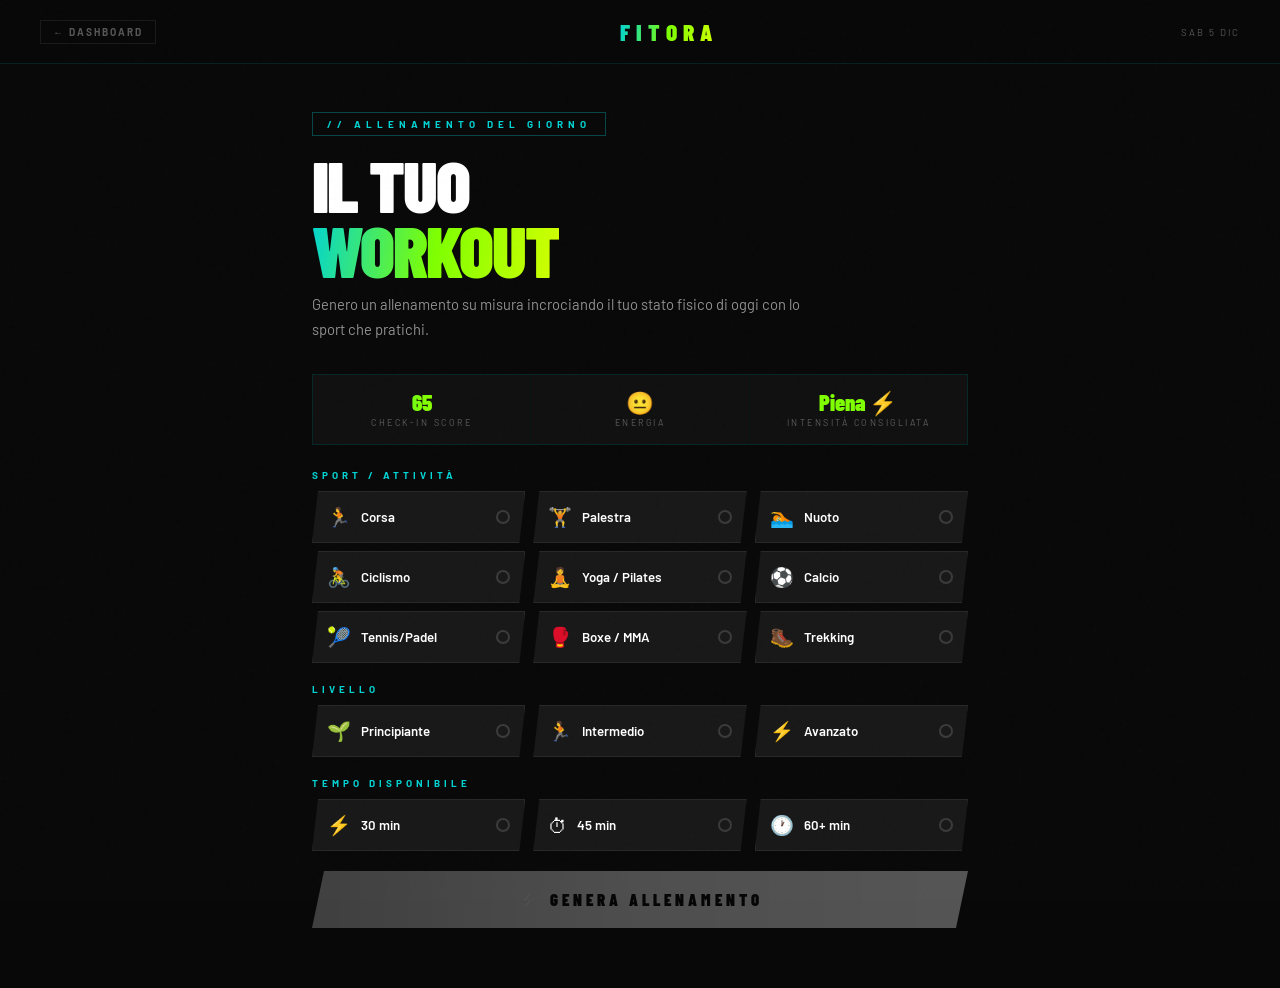
<file: workout.html>
<!DOCTYPE html>
<html lang="it">
<head>
<meta charset="UTF-8">
<meta name="viewport" content="width=device-width, initial-scale=1.0, maximum-scale=1.0, user-scalable=no">
<meta name="theme-color" content="#080808">
<title>FITORA – Allenamento di Oggi</title>
<link href="https://fonts.googleapis.com/css2?family=Barlow+Condensed:wght@400;700;900&family=Barlow:wght@400;500;600&display=swap" rel="stylesheet">
<style>
:root{
  --cyan:#00d4d4;--green:#7fff00;--yellow:#d4ff00;
  --red:#ff4545;--orange:#ff8c00;
  --grad:linear-gradient(90deg,#00d4d4,#7fff00,#d4ff00);
  --grad-t:linear-gradient(100deg,#00d4d4 0%,#7fff00 50%,#d4ff00 100%);
  --dark:#080808;--dark2:#101010;--dark3:#181818;--dark4:#1e1e1e;
  --border:rgba(255,255,255,.07);--bc:rgba(0,212,212,.2);
  --white:#fff;--muted:rgba(255,255,255,.32);--dim:rgba(255,255,255,.55);
}
*,*::before,*::after{margin:0;padding:0;box-sizing:border-box;}
html{font-size:16px;scroll-behavior:smooth;}
body{background:var(--dark);color:var(--white);font-family:'Barlow',sans-serif;min-height:100vh;overflow-x:hidden;-webkit-font-smoothing:antialiased;-webkit-tap-highlight-color:transparent;}
body::after{content:'';position:fixed;inset:0;background-image:url("data:image/svg+xml,%3Csvg viewBox='0 0 256 256' xmlns='http://www.w3.org/2000/svg'%3E%3Cfilter id='n'%3E%3CfeTurbulence type='fractalNoise' baseFrequency='0.85' numOctaves='4' stitchTiles='stitch'/%3E%3C/filter%3E%3Crect width='100%25' height='100%25' filter='url(%23n)' opacity='0.035'/%3E%3C/svg%3E");pointer-events:none;z-index:9999;opacity:.5;}
.gt{background:var(--grad-t);-webkit-background-clip:text;-webkit-text-fill-color:transparent;background-clip:text;}
a{text-decoration:none;color:inherit;}

nav{display:flex;align-items:center;justify-content:space-between;padding:0 clamp(16px,5vw,40px);height:64px;background:rgba(8,8,8,.9);backdrop-filter:blur(14px);border-bottom:1px solid rgba(0,212,212,.12);position:sticky;top:0;z-index:100;}
.nav-logo{font-family:'Barlow Condensed',sans-serif;font-weight:900;font-size:1.45rem;letter-spacing:6px;text-transform:uppercase;}
.btn-back{font-size:.63rem;font-weight:700;letter-spacing:2px;text-transform:uppercase;color:var(--muted);border:1px solid var(--border);padding:5px 12px;transition:color .2s,border-color .2s;}
.btn-back:hover{color:var(--cyan);border-color:var(--bc);}

.wrapper{max-width:720px;margin:0 auto;padding:clamp(24px,5vw,48px) clamp(14px,5vw,32px) 60px;}

/* ── SETUP ── */
.setup-section{}
.page-tag{display:inline-block;font-size:.62rem;font-weight:700;letter-spacing:5px;text-transform:uppercase;color:var(--cyan);border:1px solid rgba(0,212,212,.3);padding:5px 14px;margin-bottom:16px;}
.page-title{font-family:'Barlow Condensed',sans-serif;font-weight:900;font-size:clamp(2.4rem,8vw,4.5rem);line-height:.9;text-transform:uppercase;letter-spacing:-2px;margin-bottom:10px;}
.page-sub{font-size:clamp(.82rem,2vw,.92rem);color:var(--dim);line-height:1.7;max-width:500px;margin-bottom:32px;}

/* Status strip */
.status-strip{display:grid;grid-template-columns:repeat(3,1fr);gap:1px;background:rgba(0,212,212,.05);border:1px solid rgba(0,212,212,.1);margin-bottom:24px;}
.ss-cell{background:var(--dark2);padding:16px 12px;text-align:center;}
.ss-val{font-family:'Barlow Condensed',sans-serif;font-weight:900;font-size:1.4rem;line-height:1;}
.ss-label{font-size:.56rem;letter-spacing:2.5px;text-transform:uppercase;color:var(--muted);margin-top:4px;}

/* Config cards */
.cfg-section{margin-bottom:20px;}
.cfg-label{font-size:.62rem;font-weight:700;letter-spacing:4px;text-transform:uppercase;color:var(--cyan);margin-bottom:10px;}
.cfg-grid{display:grid;gap:8px;}
.cfg-grid.cols2{grid-template-columns:1fr 1fr;}
.cfg-grid.cols3{grid-template-columns:1fr 1fr 1fr;}
@media(max-width:500px){.cfg-grid.cols2,.cfg-grid.cols3{grid-template-columns:1fr 1fr;}}
.cfg-btn{
  display:flex;align-items:center;gap:10px;padding:13px 14px;
  background:var(--dark3);border:1px solid var(--border);cursor:pointer;
  transition:all .18s;clip-path:polygon(6px 0,100% 0,calc(100% - 6px) 100%,0 100%);
}
.cfg-btn:hover{background:rgba(0,212,212,.06);border-color:rgba(0,212,212,.2);}
.cfg-btn.sel{background:rgba(0,212,212,.1);border-color:var(--cyan);}
.cfg-icon{font-size:1.2rem;flex-shrink:0;}
.cfg-name{font-weight:600;font-size:.83rem;}
.cfg-dot{width:14px;height:14px;border-radius:50%;border:2px solid rgba(255,255,255,.15);margin-left:auto;flex-shrink:0;transition:all .18s;}
.cfg-btn.sel .cfg-dot{background:var(--cyan);border-color:var(--cyan);}

.btn-generate{
  display:block;width:100%;text-align:center;
  background:var(--grad);color:#000;
  font-family:'Barlow Condensed',sans-serif;font-weight:900;
  font-size:1.05rem;letter-spacing:4px;text-transform:uppercase;
  border:none;cursor:pointer;padding:18px;
  clip-path:polygon(12px 0,100% 0,calc(100% - 12px) 100%,0 100%);
  transition:filter .2s,opacity .2s;
}
.btn-generate:disabled{opacity:.35;cursor:not-allowed;filter:grayscale(1);}
.btn-generate:not(:disabled):hover{filter:brightness(1.1);}

/* ── WORKOUT OUTPUT ── */
.workout-out{display:none;margin-top:32px;}
.workout-out.show{display:block;animation:fadeIn .5s cubic-bezier(.22,1,.36,1) both;}
@keyframes fadeIn{from{opacity:0;transform:translateY(16px)}to{opacity:1;transform:none}}

.wo-header{
  padding:clamp(20px,3vw,28px);
  background:linear-gradient(135deg,rgba(0,212,212,.07),rgba(127,255,0,.03));
  border:1px solid rgba(0,212,212,.2);margin-bottom:16px;
}
.wo-title-row{display:flex;align-items:center;gap:14px;margin-bottom:10px;}
.wo-sport-icon{font-size:2.2rem;}
.wo-title{font-family:'Barlow Condensed',sans-serif;font-weight:900;font-size:clamp(1.5rem,5vw,2.2rem);text-transform:uppercase;line-height:1;letter-spacing:-1px;}
.wo-subtitle{font-size:.72rem;color:var(--dim);}
.wo-meta{display:flex;gap:8px;flex-wrap:wrap;margin-top:12px;}
.wo-pill{font-size:.6rem;font-weight:700;letter-spacing:2px;text-transform:uppercase;padding:4px 10px;border:1px solid;opacity:.9;}
.pill-cyan{color:var(--cyan);border-color:rgba(0,212,212,.4);}
.pill-green{color:var(--green);border-color:rgba(127,255,0,.3);}
.pill-yellow{color:var(--yellow);border-color:rgba(212,255,0,.3);}
.pill-orange{color:var(--orange);border-color:rgba(255,140,0,.3);}
.pill-red{color:var(--red);border-color:rgba(255,69,69,.3);}

/* Alert recovery */
.recovery-alert{
  padding:14px 18px;margin-bottom:16px;
  background:rgba(255,140,0,.06);border:1px solid rgba(255,140,0,.25);
  display:flex;align-items:flex-start;gap:12px;
}
.ra-icon{font-size:1.3rem;flex-shrink:0;}
.ra-text{font-size:.8rem;color:var(--orange);line-height:1.6;}

/* Phase block */
.phase-block{margin-bottom:12px;}
.phase-header{
  display:flex;align-items:center;gap:10px;
  padding:10px 16px;
  font-family:'Barlow Condensed',sans-serif;font-weight:700;
  font-size:.8rem;letter-spacing:3px;text-transform:uppercase;
  border-left:3px solid;
}
.phase-warmup  {background:rgba(255,140,0,.07);border-color:var(--orange);color:var(--orange);}
.phase-main    {background:rgba(0,212,212,.06);border-color:var(--cyan);color:var(--cyan);}
.phase-cooldown{background:rgba(127,255,0,.05);border-color:var(--green);color:var(--green);}
.phase-dur{margin-left:auto;font-size:.62rem;opacity:.7;}

.exercise-list{display:flex;flex-direction:column;gap:2px;}
.ex-row{
  display:flex;align-items:center;gap:12px;
  padding:13px 16px;background:var(--dark3);border:1px solid var(--border);
  border-top:none;
}
.ex-num{font-family:'Barlow Condensed',sans-serif;font-weight:900;font-size:.85rem;color:var(--muted);width:24px;flex-shrink:0;}
.ex-body{flex:1;}
.ex-name{font-weight:600;font-size:.88rem;margin-bottom:2px;}
.ex-detail{font-size:.68rem;color:var(--muted);}
.ex-badge{font-size:.58rem;font-weight:700;letter-spacing:2px;text-transform:uppercase;padding:3px 8px;border:1px solid;flex-shrink:0;}
.badge-sets{color:var(--cyan);border-color:rgba(0,212,212,.35);}
.badge-time{color:var(--green);border-color:rgba(127,255,0,.3);}
.badge-reps{color:var(--yellow);border-color:rgba(212,255,0,.3);}

/* Totals */
.wo-totals{
  display:grid;grid-template-columns:repeat(4,1fr);gap:1px;
  background:rgba(0,212,212,.05);border:1px solid rgba(0,212,212,.1);
  margin-top:16px;
}
.wt-cell{background:var(--dark2);padding:16px 8px;text-align:center;}
.wt-val{font-family:'Barlow Condensed',sans-serif;font-weight:900;font-size:clamp(1.3rem,3vw,1.8rem);line-height:1;}
.wt-label{font-size:.56rem;letter-spacing:2px;text-transform:uppercase;color:var(--muted);margin-top:4px;}

.btn-new{
  display:block;width:100%;text-align:center;
  background:transparent;color:var(--dim);
  font-family:'Barlow Condensed',sans-serif;font-weight:700;
  font-size:.85rem;letter-spacing:3px;text-transform:uppercase;
  border:1px solid var(--border);cursor:pointer;padding:14px;margin-top:10px;
  clip-path:polygon(10px 0,100% 0,calc(100% - 10px) 100%,0 100%);
  transition:all .2s;
}
.btn-new:hover{color:var(--white);border-color:rgba(255,255,255,.2);}
.btn-go-dash{
  display:block;width:100%;text-align:center;
  background:var(--grad);color:#000;
  font-family:'Barlow Condensed',sans-serif;font-weight:900;
  font-size:1rem;letter-spacing:4px;text-transform:uppercase;
  border:none;cursor:pointer;padding:17px;margin-top:10px;
  clip-path:polygon(12px 0,100% 0,calc(100% - 12px) 100%,0 100%);
  transition:filter .2s;
}
.btn-go-dash:hover{filter:brightness(1.1);}
@media(max-width:560px){.wo-totals{grid-template-columns:repeat(2,1fr);}}
</style>
</head>
<body>

<nav>
  <a href="dashboard.html" class="btn-back">← Dashboard</a>
  <div class="nav-logo gt">FITORA</div>
  <div id="navDate" style="font-size:.6rem;letter-spacing:2px;color:var(--muted);text-transform:uppercase;"></div>
</nav>

<div class="wrapper">

  <!-- SETUP -->
  <div class="setup-section" id="setupSection">
    <div class="page-tag">// Allenamento del Giorno</div>
    <h1 class="page-title">Il Tuo<br><span class="gt">Workout</span></h1>
    <p class="page-sub">Genero un allenamento su misura incrociando il tuo stato fisico di oggi con lo sport che pratichi.</p>

    <!-- Check-in status -->
    <div class="status-strip" id="statusStrip">
      <div class="ss-cell">
        <div class="ss-val gt" id="ss-score">—</div>
        <div class="ss-label">Check-in score</div>
      </div>
      <div class="ss-cell">
        <div class="ss-val" id="ss-energy" style="color:var(--cyan)">—</div>
        <div class="ss-label">Energia</div>
      </div>
      <div class="ss-cell">
        <div class="ss-val" id="ss-intensity" style="color:var(--green)">—</div>
        <div class="ss-label">Intensità consigliata</div>
      </div>
    </div>

    <!-- Sport choice -->
    <div class="cfg-section">
      <div class="cfg-label">Sport / Attività</div>
      <div class="cfg-grid cols3" id="sportGrid">
        <div class="cfg-btn" onclick="setSport('run','Corsa',this)"><span class="cfg-icon">🏃</span><span class="cfg-name">Corsa</span><div class="cfg-dot"></div></div>
        <div class="cfg-btn" onclick="setSport('gym','Palestra',this)"><span class="cfg-icon">🏋️</span><span class="cfg-name">Palestra</span><div class="cfg-dot"></div></div>
        <div class="cfg-btn" onclick="setSport('swim','Nuoto',this)"><span class="cfg-icon">🏊</span><span class="cfg-name">Nuoto</span><div class="cfg-dot"></div></div>
        <div class="cfg-btn" onclick="setSport('cycling','Ciclismo',this)"><span class="cfg-icon">🚴</span><span class="cfg-name">Ciclismo</span><div class="cfg-dot"></div></div>
        <div class="cfg-btn" onclick="setSport('yoga','Yoga',this)"><span class="cfg-icon">🧘</span><span class="cfg-name">Yoga / Pilates</span><div class="cfg-dot"></div></div>
        <div class="cfg-btn" onclick="setSport('football','Calcio',this)"><span class="cfg-icon">⚽</span><span class="cfg-name">Calcio</span><div class="cfg-dot"></div></div>
        <div class="cfg-btn" onclick="setSport('tennis','Tennis',this)"><span class="cfg-icon">🎾</span><span class="cfg-name">Tennis/Padel</span><div class="cfg-dot"></div></div>
        <div class="cfg-btn" onclick="setSport('boxing','Boxe',this)"><span class="cfg-icon">🥊</span><span class="cfg-name">Boxe / MMA</span><div class="cfg-dot"></div></div>
        <div class="cfg-btn" onclick="setSport('hiking','Trekking',this)"><span class="cfg-icon">🥾</span><span class="cfg-name">Trekking</span><div class="cfg-dot"></div></div>
      </div>
    </div>

    <!-- Level -->
    <div class="cfg-section">
      <div class="cfg-label">Livello</div>
      <div class="cfg-grid cols3">
        <div class="cfg-btn" onclick="setLevel('beginner',this)"><span class="cfg-icon">🌱</span><span class="cfg-name">Principiante</span><div class="cfg-dot"></div></div>
        <div class="cfg-btn" onclick="setLevel('mid',this)"><span class="cfg-icon">🏃</span><span class="cfg-name">Intermedio</span><div class="cfg-dot"></div></div>
        <div class="cfg-btn" onclick="setLevel('advanced',this)"><span class="cfg-icon">⚡</span><span class="cfg-name">Avanzato</span><div class="cfg-dot"></div></div>
      </div>
    </div>

    <!-- Duration -->
    <div class="cfg-section">
      <div class="cfg-label">Tempo disponibile</div>
      <div class="cfg-grid cols3">
        <div class="cfg-btn" onclick="setDur(30,this)"><span class="cfg-icon">⚡</span><span class="cfg-name">30 min</span><div class="cfg-dot"></div></div>
        <div class="cfg-btn" onclick="setDur(45,this)"><span class="cfg-icon">⏱</span><span class="cfg-name">45 min</span><div class="cfg-dot"></div></div>
        <div class="cfg-btn" onclick="setDur(60,this)"><span class="cfg-icon">🕐</span><span class="cfg-name">60+ min</span><div class="cfg-dot"></div></div>
      </div>
    </div>

    <button class="btn-generate" id="genBtn" onclick="generate()" disabled>⚡ Genera Allenamento</button>
  </div>

  <!-- WORKOUT OUTPUT -->
  <div class="workout-out" id="workoutOut"></div>

</div>

<script>
/* ══ STATE ══ */
let cfg = { sport:null, sportName:'', sportIcon:'', level:null, dur:null };
let checkin = { score:65, energy:3 };

document.getElementById('navDate').textContent =
  new Date().toLocaleDateString('it-IT',{weekday:'short',day:'numeric',month:'short'}).toUpperCase();

/* ══ LOAD SAVED DATA ══ */
(function init() {
  // Check-in
  try {
    const ci = JSON.parse(sessionStorage.getItem('fitora_checkin'));
    if (ci) { checkin.score = ci.score||65; checkin.energy = ci.energy||3; }
  } catch(e) {}

  const score = checkin.score;
  document.getElementById('ss-score').textContent = score;
  const energyEmoji = ['','😴','😔','😐','😊','🔥'];
  document.getElementById('ss-energy').textContent = energyEmoji[checkin.energy]||'😐';
  const intensity = score>=80?'Massima 🔥':score>=60?'Piena ⚡':score>=40?'Moderata ⚠️':'Leggera 🛡️';
  document.getElementById('ss-intensity').textContent = intensity;

  // Saved sport from quiz
  try {
    const sp = JSON.parse(localStorage.getItem('fitora_sport'));
    if (sp) {
      cfg.sport = sp.id; cfg.sportName = sp.name; cfg.sportIcon = sp.icon||'🏃';
      cfg.level = sp.level||'mid';
      // Highlight buttons
      const sportMap = {run:'Corsa',gym:'Palestra',swim:'Nuoto',cycling:'Ciclismo',yoga:'Yoga',football:'Calcio',tennis:'Tennis',boxing:'Boxe',hiking:'Trekking'};
      document.querySelectorAll('#sportGrid .cfg-btn').forEach(b => {
        if (b.querySelector('.cfg-name').textContent.includes(sportMap[sp.id]||'')) {
          b.classList.add('sel');
        }
      });
      const lvlMap = {beginner:0,basic:0,mid:1,advanced:2};
      const lvlBtns = document.querySelectorAll('[onclick*="setLevel"]');
      if (lvlBtns[lvlMap[sp.level]]) lvlBtns[lvlMap[sp.level]].classList.add('sel');
    }
  } catch(e) {}

  checkReady();
})();

/* ══ CONFIG ══ */
function setSport(id, name, el) {
  cfg.sport = id; cfg.sportName = name;
  const icons = {run:'🏃',gym:'🏋️',swim:'🏊',cycling:'🚴',yoga:'🧘',football:'⚽',tennis:'🎾',boxing:'🥊',hiking:'🥾'};
  cfg.sportIcon = icons[id]||'🏃';
  document.querySelectorAll('#sportGrid .cfg-btn').forEach(b=>b.classList.remove('sel'));
  el.classList.add('sel'); checkReady();
}
function setLevel(val, el) {
  cfg.level = val;
  document.querySelectorAll('[onclick*="setLevel"]').forEach(b=>b.classList.remove('sel'));
  el.classList.add('sel'); checkReady();
}
function setDur(val, el) {
  cfg.dur = val;
  document.querySelectorAll('[onclick*="setDur"]').forEach(b=>b.classList.remove('sel'));
  el.classList.add('sel'); checkReady();
}
function checkReady() {
  document.getElementById('genBtn').disabled = !(cfg.sport && cfg.level && cfg.dur);
}

/* ══ EXERCISE DATABASE ══ */
const DB = {
  run: {
    warmup: [
      {n:'Camminata veloce',d:'Aumenta gradualmente il ritmo',spec:'5 min'},
      {n:'Skip sul posto',d:'Ginocchia alte, braccia attive',spec:'30 sec × 3'},
      {n:'Calcio ai glutei',d:'Talloni verso i glutei, in progressione',spec:'30 sec × 3'},
      {n:'Accelerazioni brevi',d:'Da 0 a 80% su 50m',spec:'4 × 50m'},
    ],
    main: {
      beginner: [
        {n:'Run-Walk intervals',d:'1 min corsa + 2 min camminata, ripeti',spec:'8–10 serie'},
        {n:'Corsa continua leggera',d:'Ritmo conversazione (puoi parlare)',spec:'10–15 min'},
      ],
      mid: [
        {n:'Corsa a ritmo medio',d:'Passo moderato, 65–75% FCmax',spec:'20–25 min'},
        {n:'Fartlek 30/30',d:'30 sec veloce + 30 sec lento alternati',spec:'10 serie'},
        {n:'Strides finali',d:'80% su 100m con recupero',spec:'4 × 100m'},
      ],
      advanced: [
        {n:'Riscaldamento aggiuntivo',d:'Corsa facile con strides',spec:'10 min'},
        {n:'Interval 400m',d:'Ritmo gara 5K, recupero 90 sec',spec:'6 × 400m'},
        {n:'Threshold run',d:'Passo soglia lattato, parlare è duro',spec:'15–20 min'},
        {n:'Cool-down jog',d:'Corsa facilissima per abbassare FC',spec:'5 min'},
      ],
    },
    cooldown: [
      {n:'Camminata defaticante',d:'',spec:'5 min'},
      {n:'Stretching quadricipiti',d:'Tieni 30 sec per lato',spec:'2 × 30 sec'},
      {n:'Stretching polpacci',d:'Parete o gradino',spec:'2 × 30 sec'},
      {n:'Stretching flessori dell\'anca',d:'Affondo con rotazione',spec:'2 × 30 sec'},
    ],
    kcalBase:{beginner:200,mid:320,advanced:450},
  },

  gym: {
    warmup: [
      {n:'Cardio leggero',d:'Tapis roulant o cyclette a bassa intensità',spec:'5 min'},
      {n:'Rotazioni spalle',d:'Avanti e indietro, ampiezza crescente',spec:'20 rip'},
      {n:'Squat a corpo libero',d:'Profondo, talloni a terra',spec:'15 rip'},
      {n:'Band pull-apart',d:'Elastico all\'altezza del petto',spec:'15 rip'},
    ],
    main: {
      beginner: [
        {n:'Squat con bilanciere (o goblet)',d:'3×8 · Pausa bassa · Schiena dritta',spec:'3 × 8 rip'},
        {n:'Chest press su panca',d:'Presa media, controllo discesa',spec:'3 × 10 rip'},
        {n:'Lat machine presa larga',d:'Tira verso il mento, non dietro la nuca',spec:'3 × 10 rip'},
        {n:'Shoulder press con manubri',d:'Seduto, gomiti a 90° in partenza',spec:'3 × 10 rip'},
        {n:'Plank',d:'Core attivo, respira',spec:'3 × 30 sec'},
      ],
      mid: [
        {n:'Squat bilanciere',d:'4×6 · Scendi sotto parallela',spec:'4 × 6 rip'},
        {n:'Stacco rumeno',d:'Schiena neutra, tensione nei femorali',spec:'4 × 8 rip'},
        {n:'Panca piana bilanciere',d:'Tocca il petto, non rimbalzare',spec:'4 × 6 rip'},
        {n:'Trazioni (o lat machine)',d:'Presa supina per più bicipite',spec:'4 × 8 rip'},
        {n:'Affondi con manubri',d:'Passo lungo, ginocchio non supera il piede',spec:'3 × 10 per lato'},
        {n:'Curl con manubri + Tricipiti cavi',d:'Superserie: bicipiti + tricipiti',spec:'3 × 12 rip'},
      ],
      advanced: [
        {n:'Stacco da terra',d:'5×3 · Schiena neutra · Cintura su carichi alti',spec:'5 × 3 rip'},
        {n:'Squat bilanciere alta frequenza',d:'Pausa in buca 2 sec',spec:'5 × 5 rip'},
        {n:'Panca inclinata bilanciere',d:'30° inclinazione, arco lombare controllato',spec:'4 × 5 rip'},
        {n:'Trazioni lastrate',d:'Presa neutra, tempo di discesa 3 sec',spec:'4 × 6 rip'},
        {n:'Bulgarian split squat',d:'Piede posteriore su panca, manubri',spec:'4 × 8 per lato'},
        {n:'Farmer walk',d:'Manubri pesanti, core braced, 40m',spec:'4 × 40m'},
      ],
    },
    cooldown: [
      {n:'Stretching petto + bicipiti',d:'Porta le braccia dietro con cinghia o parete',spec:'2 × 30 sec'},
      {n:'Stretching femorali',d:'Piegato in avanti con ginocchia morbide',spec:'2 × 40 sec'},
      {n:'Stretching dorsali',d:'Posizione bambino o hang dalla sbarra',spec:'2 × 30 sec'},
      {n:'Foam rolling',d:'Rullo su quadricipiti, dorsali, IT-band',spec:'3 min totali'},
    ],
    kcalBase:{beginner:180,mid:280,advanced:380},
  },

  swim: {
    warmup: [
      {n:'Nuoto libero facile',d:'Stile libero a ritmo blando, respiro naturale',spec:'200m'},
      {n:'Drill calci a rana',d:'Solo gambe con tavoletta',spec:'4 × 25m'},
      {n:'Drill braccia stile libero',d:'Un braccio alla volta, pala',spec:'4 × 25m'},
    ],
    main: {
      beginner: [
        {n:'Stile libero con pause',d:'Recupero 30 sec ogni vasca',spec:'8 × 25m'},
        {n:'Dorso continuo',d:'Ritmo basso, rotazione spalle',spec:'4 × 25m'},
      ],
      mid: [
        {n:'Serie mista 4×100m',d:'75 sec recupero tra le serie',spec:'4 × 100m'},
        {n:'Fartlek acqua',d:'25m sprint + 50m facile alternati',spec:'8 × 75m'},
        {n:'Rana tecnica',d:'Enfasi su scivolata in fase di recupero',spec:'4 × 50m'},
      ],
      advanced: [
        {n:'Piramide discendente',d:'400–300–200–100m con 60s recupero',spec:'1000m totali'},
        {n:'Sprint 50m massimali',d:'Recupero 2 min completo',spec:'8 × 50m'},
        {n:'Mixed IM 200m',d:'Farfalla–dorso–rana–stile libero 50m cad.',spec:'4 × 200m'},
      ],
    },
    cooldown: [
      {n:'Nuoto defaticante',d:'Stile libero lentissimo, respiro profondo',spec:'200m'},
      {n:'Stretching spalle a bordo vasca',d:'',spec:'2 × 30 sec'},
      {n:'Stretching torace in acqua',d:'Braccia aperte, schiena alla parete vasca',spec:'30 sec'},
    ],
    kcalBase:{beginner:220,mid:350,advanced:480},
  },

  cycling: {
    warmup: [
      {n:'Pedalata leggera',d:'Cadenza alta, resistenza minima',spec:'5 min'},
      {n:'Single-leg drill',d:'Un pedale alla volta, 20 sec per gamba',spec:'3 × 40 sec'},
    ],
    main: {
      beginner: [
        {n:'Endurance continua',d:'Zona 2 — puoi parlare senza fatica',spec:'20–25 min'},
        {n:'Accelerazioni brevi',d:'15 sec a ritmo elevato, recupero 45 sec',spec:'5 serie'},
      ],
      mid: [
        {n:'Tempo intervals',d:'10 min a zona 3–4, recupero 5 min',spec:'3 × 10 min'},
        {n:'Cadence drill',d:'Cadenza 100+ rpm resistenza bassa',spec:'3 × 5 min'},
        {n:'Sprint finale',d:'Massima potenza su 30 sec',spec:'4 × 30 sec'},
      ],
      advanced: [
        {n:'VO2max intervals',d:'4 min a zona 5, recupero 4 min',spec:'5 × 4 min'},
        {n:'Sweetspot',d:'88–93% FTP, fondo',spec:'2 × 20 min'},
        {n:'Micro-burst',d:'15 sec ON / 15 sec OFF a massima potenza',spec:'3 × 10 min'},
      ],
    },
    cooldown: [
      {n:'Pedalata facilissima',d:'Spin-down per abbassare FC',spec:'5 min'},
      {n:'Stretching quadricipiti',d:'In piedi, tallone al gluteo',spec:'2 × 30 sec per lato'},
      {n:'Stretching flessori anca',d:'Affondo basso',spec:'2 × 30 sec per lato'},
    ],
    kcalBase:{beginner:200,mid:340,advanced:480},
  },

  yoga: {
    warmup: [
      {n:'Respirazione diaframmatica',d:'Inspirazione 4s, espirazione 6s',spec:'2 min'},
      {n:'Cat-Cow',d:'Sincronizzato con respiro',spec:'10 cicli'},
      {n:'Child pose',d:'Braccia distese, fronte a terra',spec:'1 min'},
    ],
    main: {
      beginner: [
        {n:'Saluto al sole A (Surya A)',d:'5 cicli lenti, enfasi sull\'allineamento',spec:'5 serie'},
        {n:'Guerriero I e II',d:'Tieni 5 respiri per lato',spec:'3 serie per lato'},
        {n:'Postura del triangolo',d:'Fianchi aperti, non ruotare il busto',spec:'3 per lato'},
        {n:'Savasana',d:'Rilassamento completo consapevole',spec:'5 min'},
      ],
      mid: [
        {n:'Saluto al sole B (Surya B)',d:'8 cicli, transizioni fluide',spec:'8 serie'},
        {n:'Sequenza flessori anca',d:'Piccione + affondo basso + mezza spaccata',spec:'3 min per lato'},
        {n:'Core flow',d:'Plank → side plank → boat pose',spec:'3 serie'},
        {n:'Backbend progressivi',d:'Cobra → upward dog → wheel (se disponibile)',spec:'5 cicli'},
      ],
      advanced: [
        {n:'Saluto al sole avanzato',d:'Con jump-back e jump-through',spec:'10 cicli'},
        {n:'Bilanciamento su un arto',d:'Albero → guerriero III → mezza luna',spec:'3 per lato'},
        {n:'Inversioni',d:'Spalla o testa: 2 min di tenuta',spec:'3 × 2 min'},
        {n:'Yin: pigeon passivo',d:'5 min per lato, cedimento profondo',spec:'10 min totali'},
      ],
    },
    cooldown: [
      {n:'Supine twist',d:'Ginocchia al petto, cadono di lato',spec:'2 min per lato'},
      {n:'Happy baby',d:'Piedi in aria, oscillazioni laterali',spec:'2 min'},
      {n:'Savasana profonda',d:'Nessun movimento, scannerizza il corpo',spec:'7 min'},
    ],
    kcalBase:{beginner:100,mid:160,advanced:220},
  },

  football: {
    warmup: [
      {n:'Jogging leggero',d:'Giro del campo a ritmo blando',spec:'3 giri'},
      {n:'Dynamic stretching',d:'Affondo laterale, leg swing, twist busto',spec:'5 min'},
      {n:'Rondò possesso palla',d:'4v2 o 5v2 in area ridotta',spec:'5 min'},
      {n:'Scatti brevi',d:'15m accelerazione massima, recupero camminando',spec:'6 × 15m'},
    ],
    main: {
      beginner: [
        {n:'Tecnica di base palla ferma',d:'Controllo, stop, passaggio corto',spec:'10 min'},
        {n:'Dribbling a cinesini',d:'Slalom lento enfatizzando tocco interno/esterno',spec:'3 serie'},
        {n:'Partitella 4v4',d:'Campo ridotto, tocchi limitati',spec:'3 × 8 min'},
      ],
      mid: [
        {n:'Possesso palla 6v3',d:'Mantieni palla, pressing 3 difensori',spec:'4 × 5 min'},
        {n:'Sovraccarico fisico 120m',d:'Sprint 30m + recupero jogging + ripeti',spec:'6 serie'},
        {n:'Esercizio combinato tecnica+fisico',d:'Sprint, controllo, tiro in porta',spec:'8 ripetizioni'},
        {n:'Partitella 7v7 situazionale',d:'Focus su pressing alto',spec:'2 × 15 min'},
      ],
      advanced: [
        {n:'Circuit conditioning',d:'Sprint 40m + 10 addominali + recupero 60s',spec:'8 serie'},
        {n:'Tiki-taka 1-2 tocchi',d:'Palla in movimento, nessuno stop',spec:'10 min'},
        {n:'Partitella a intensità massima',d:'Pressing continuo, ogni pallone è vitale',spec:'2 × 20 min'},
      ],
    },
    cooldown: [
      {n:'Jogging defaticante',d:'',spec:'5 min'},
      {n:'Stretching flessori anca',d:'Affondo + rotazione busto',spec:'2 × 30 sec per lato'},
      {n:'Stretching polpacci + femorali',d:'',spec:'2 min'},
    ],
    kcalBase:{beginner:260,mid:380,advanced:520},
  },

  tennis: {
    warmup: [
      {n:'Jogging e skip laterali',d:'Movimenti sul campo: avanti, indietro, lato',spec:'5 min'},
      {n:'Rotazioni spalle e polsi',d:'Preparazione articolare per i gesti di gioco',spec:'2 min'},
      {n:'Mini-rally corto',d:'A metà campo, solo controllo',spec:'5 min'},
    ],
    main: {
      beginner: [
        {n:'Colpi di diritto e rovescio da fermo',d:'Preparazione raquet, punto di impatto',spec:'20 min'},
        {n:'Servizio base',d:'Solo movimento, senza potenza',spec:'30 servizi'},
        {n:'Gioco libero con punto',d:'Sets brevi per applicare i fondamentali',spec:'20 min'},
      ],
      mid: [
        {n:'Pallonetti e smash',d:'Tiro lob + risposta smash ripetuto',spec:'3 serie × 10'},
        {n:'Cross e lungolinea',d:'Alternati su indicazione del coach/partner',spec:'20 min'},
        {n:'Tie-break competition',d:'Massima concentrazione su ogni punto',spec:'4 tie-break'},
      ],
      advanced: [
        {n:'Condizionamento specifico',d:'Sprint ai 4 angoli del campo',spec:'10 serie'},
        {n:'Scenario di gioco tattico',d:'Situazioni: palla corta + passante + smash',spec:'20 min'},
        {n:'Match play 6 giochi',d:'Massima intensità competitiva',spec:'2 set'},
      ],
    },
    cooldown: [
      {n:'Passeggiate attorno al campo',d:'',spec:'5 min'},
      {n:'Stretching polso e avambraccio',d:'Prevenzione tendinite',spec:'2 × 30 sec per lato'},
      {n:'Stretching spalla posteriore',d:'Braccio traverso al petto',spec:'2 × 30 sec per lato'},
    ],
    kcalBase:{beginner:220,mid:340,advanced:460},
  },

  boxing: {
    warmup: [
      {n:'Corda (o shadow cardio)',d:'Ritmo basso, respiro controllato',spec:'3 min'},
      {n:'Mobilità spalle e polsi',d:'Cerchi ampi con le braccia, rotazioni polsi',spec:'2 min'},
      {n:'Shadow boxing lento',d:'Movimenti base senza potenza, focus sulla guardia',spec:'2 × 2 min'},
    ],
    main: {
      beginner: [
        {n:'Jab–cross su sacco (o aria)',d:'Combinazioni 1-2, respira sugli impatti',spec:'4 × 2 min'},
        {n:'Gancio + uppercut',d:'Peso sulle gambe, rotazione fianchi',spec:'3 × 2 min'},
        {n:'Difesa e slip',d:'Schiva jab, risposta 1-2',spec:'3 × 2 min'},
        {n:'Addominali boxing',d:'Crunch, mountain climber, plank',spec:'3 × 30 sec'},
      ],
      mid: [
        {n:'Combinazioni 1-2-3-4',d:'Jab-cross-gancio sx-gancio dx su sacco',spec:'6 × 2 min'},
        {n:'Interval boxing ad alta intensità',d:'30 sec massimo + 30 sec shadow lento',spec:'10 serie'},
        {n:'Lavoro di piedi + combinazioni',d:'Entra-colpisci-esci da ogni angolo',spec:'4 × 2 min'},
        {n:'Core boxing',d:'Russian twist, hanging knee raise, medicine ball',spec:'4 × 20 rip'},
      ],
      advanced: [
        {n:'Sparring leggero / pad work',d:'Massima velocità sul partner, attenzione difesa',spec:'6 × 3 min'},
        {n:'Cardio esplosivo',d:'Burpee + jab-cross, senza pausa',spec:'5 × 1 min'},
        {n:'Combinazioni avanzate (1-2-3-4-slip-2)',d:'Velocità e precisione su guanti',spec:'8 × 2 min'},
        {n:'Condizionamento finale',d:'Sprint 30m × 10 con 30 sec recupero',spec:'10 sprint'},
      ],
    },
    cooldown: [
      {n:'Shadow boxing lentissimo',d:'Ritmo di recupero, respiro profondo',spec:'3 min'},
      {n:'Stretching spalle e petto',d:'',spec:'2 × 30 sec'},
      {n:'Stretching collo (attenzione!)',d:'Lento, nessun rimbalzo',spec:'2 min'},
    ],
    kcalBase:{beginner:280,mid:420,advanced:580},
  },

  hiking: {
    warmup: [
      {n:'Camminata piana',d:'Ritmo basso per i primi 10 min prima del trail',spec:'10 min'},
      {n:'Stretching gambe dinamico',d:'Affondo, leg swing, cerchi caviglie',spec:'3 min'},
    ],
    main: {
      beginner: [
        {n:'Trekking su percorso pianeggiante',d:'Ritmo conversazione, idratazione ogni 20 min',spec:'30–40 min'},
        {n:'Soste panoramiche attive',d:'5 squat + 5 affondo a ogni sosta',spec:'3 soste'},
      ],
      mid: [
        {n:'Trail con dislivello moderato',d:'200–400m D+, ritmo regolare in salita',spec:'50–60 min'},
        {n:'Nordisk walking con bastoncini',d:'Coinvolge anche il treno superiore',spec:'30 min'},
      ],
      advanced: [
        {n:'Trail running su sentiero',d:'Corsa sui tratti pianeggianti e in discesa',spec:'60–90 min'},
        {n:'Salita intensa',d:'600m D+, passi corti e frequenti',spec:'45 min salita'},
        {n:'Allenamento verticale',d:'Trova una salita di 200m e ripetila',spec:'6 × su e giù'},
      ],
    },
    cooldown: [
      {n:'Camminata defaticante',d:'Ultimi 10 min di percorso a ritmo blando',spec:'10 min'},
      {n:'Stretching polpacci e tibiali',d:'Essenziale per prevenire indolenzimento',spec:'2 × 40 sec'},
      {n:'Stretching femorali seduto',d:'',spec:'2 × 30 sec per lato'},
    ],
    kcalBase:{beginner:180,mid:310,advanced:450},
  },
};

/* ══ GENERATE ══ */
function generate() {
  const score  = checkin.score;
  const sport  = cfg.sport;
  const level  = cfg.level;
  const dur    = cfg.dur;
  const data   = DB[sport];
  if (!data) return;

  // Intensity modifier based on check-in score
  let intensityLabel, intensityClass, alertHtml = '';
  if (score < 40) {
    intensityLabel = 'RECUPERO ATTIVO'; intensityClass = 'pill-orange';
    alertHtml = `<div class="recovery-alert"><div class="ra-icon">⚠️</div><div class="ra-text"><strong>Score basso (${score}/100)</strong> — Il tuo corpo è affaticato. L'allenamento è adattato a un'intensità ridotta. Ascolta i segnali del corpo e non forzare. Recupero completo domani.</div></div>`;
  } else if (score < 60) {
    intensityLabel = 'MODERATA'; intensityClass = 'pill-yellow';
  } else if (score < 80) {
    intensityLabel = 'PIENA'; intensityClass = 'pill-cyan';
  } else {
    intensityLabel = 'MASSIMA 🔥'; intensityClass = 'pill-green';
  }

  // Select exercises
  const wu = data.warmup;
  let main = [...data.main[level]];
  const cd = data.cooldown;

  // Reduce if recovery
  if (score < 40) {
    main = main.slice(0, Math.ceil(main.length * 0.5));
  } else if (score < 60) {
    main = main.slice(0, Math.ceil(main.length * 0.7));
  }

  // Calculate times
  const wuMin = Math.round(wu.length * 1.5);
  const cdMin = Math.round(cd.length * 1.5);
  const mainMin = dur - wuMin - cdMin;
  const multip = score < 40 ? 0.5 : score < 60 ? 0.75 : score < 80 ? 1.0 : 1.15;
  const kcal = Math.round((data.kcalBase[level] || 300) * (dur / 45) * multip);

  const levelLabels = {beginner:'Principiante',mid:'Intermedio',advanced:'Avanzato'};
  const levelColors = {beginner:'pill-green',mid:'pill-cyan',advanced:'pill-yellow'};

  const phases = [
    { label:'RISCALDAMENTO', cls:'phase-warmup', dur: wuMin+' min', exs: wu },
    { label:'ALLENAMENTO PRINCIPALE', cls:'phase-main', dur: mainMin+' min', exs: main },
    { label:'DEFATICAMENTO', cls:'phase-cooldown', dur: cdMin+' min', exs: cd },
  ];

  const phasesHtml = phases.map(ph => `
    <div class="phase-block">
      <div class="phase-header ${ph.cls}">
        ${ph.label}
        <span class="phase-dur">${ph.dur}</span>
      </div>
      <div class="exercise-list">
        ${ph.exs.map((ex,i) => `
          <div class="ex-row">
            <span class="ex-num">${String(i+1).padStart(2,'0')}</span>
            <div class="ex-body">
              <div class="ex-name">${ex.n}</div>
              ${ex.d ? `<div class="ex-detail">${ex.d}</div>` : ''}
            </div>
            <span class="ex-badge ${ex.spec.includes('min')||ex.spec.includes('sec')?'badge-time':ex.spec.includes('km')||ex.spec.includes('m')?'badge-time':'badge-sets'}">${ex.spec}</span>
          </div>
        `).join('')}
      </div>
    </div>
  `).join('');

  const html = `
    <div class="wo-header">
      <div class="wo-title-row">
        <span class="wo-sport-icon">${cfg.sportIcon}</span>
        <div>
          <div class="wo-title">${cfg.sportName}</div>
          <div class="wo-subtitle">${new Date().toLocaleDateString('it-IT',{weekday:'long',day:'numeric',month:'long'})}</div>
        </div>
      </div>
      <div class="wo-meta">
        <span class="wo-pill ${intensityClass}">Intensità: ${intensityLabel}</span>
        <span class="wo-pill ${levelColors[level]}">${levelLabels[level]}</span>
        <span class="wo-pill pill-cyan">${dur} min</span>
        <span class="wo-pill pill-green">~${kcal} kcal</span>
      </div>
    </div>

    ${alertHtml}
    ${phasesHtml}

    <div class="wo-totals">
      <div class="wt-cell"><div class="wt-val gt">${dur}</div><div class="wt-label">min totali</div></div>
      <div class="wt-cell"><div class="wt-val" style="color:var(--green)">~${kcal}</div><div class="wt-label">kcal stimate</div></div>
      <div class="wt-cell"><div class="wt-val" style="color:var(--yellow)">${wu.length + main.length + cd.length}</div><div class="wt-label">esercizi</div></div>
      <div class="wt-cell"><div class="wt-val" style="color:var(--cyan)">${checkin.score}</div><div class="wt-label">check-in score</div></div>
    </div>

    <a href="dashboard.html" class="btn-go-dash" style="margin-top:16px">▶ Vai alla Dashboard</a>
    <button class="btn-new" onclick="location.reload()">↺ Rigenera allenamento</button>
  `;

  const out = document.getElementById('workoutOut');
  out.innerHTML = html;
  out.classList.add('show');
  out.scrollIntoView({behavior:'smooth', block:'start'});
}
</script>
</body>
</html>
</file>
<file: style.css>
/* =============================================
   RESET & VARIABLES
============================================= */
*, *::before, *::after { margin: 0; padding: 0; box-sizing: border-box; }
html { scroll-behavior: smooth; font-size: 16px; }

:root {
  --cyan: #00d4d4;
  --green: #7fff00;
  --yellow: #d4ff00;
  --grad: linear-gradient(90deg, #00d4d4, #7fff00, #d4ff00);
  --grad-text: linear-gradient(100deg, #00d4d4 0%, #7fff00 50%, #d4ff00 100%);
  --dark:  #080808;
  --dark2: #101010;
  --dark3: #181818;
  --white: #ffffff;
  --nav-h: 68px;
}

body {
  background: var(--dark);
  color: var(--white);
  font-family: 'Barlow', sans-serif;
  overflow-x: hidden;
  -webkit-font-smoothing: antialiased;
}

img { display: block; max-width: 100%; }
a  { text-decoration: none; color: inherit; }

/* Noise overlay */
body::after {
  content: '';
  position: fixed; inset: 0;
  background-image: url("data:image/svg+xml,%3Csvg viewBox='0 0 256 256' xmlns='http://www.w3.org/2000/svg'%3E%3Cfilter id='n'%3E%3CfeTurbulence type='fractalNoise' baseFrequency='0.85' numOctaves='4' stitchTiles='stitch'/%3E%3C/filter%3E%3Crect width='100%25' height='100%25' filter='url(%23n)' opacity='0.035'/%3E%3C/svg%3E");
  pointer-events: none; z-index: 9999; opacity: 0.5;
}

/* =============================================
   HELPERS
============================================= */
.grad-text {
  background: var(--grad-text);
  -webkit-background-clip: text;
  -webkit-text-fill-color: transparent;
  background-clip: text;
}

.section-tag {
  display: block;
  font-size: 0.7rem;
  font-weight: 600;
  letter-spacing: 5px;
  text-transform: uppercase;
  color: var(--cyan);
  margin-bottom: 14px;
}

.reveal {
  opacity: 0;
  transform: translateY(36px);
  transition: opacity 0.85s cubic-bezier(0.22,1,0.36,1),
              transform 0.85s cubic-bezier(0.22,1,0.36,1);
}
.reveal.visible { opacity: 1; transform: none; }

/* =============================================
   NEW MODERN NAVIGATION
============================================= */
.main-header {
  position: fixed; top: 0; left: 0; width: 100%;
  z-index: 2100; height: var(--nav-h);
  display: flex; align-items: center;
  padding: 0 clamp(20px, 5vw, 60px);
  background: transparent;
  transition: all 0.4s cubic-bezier(0.165, 0.84, 0.44, 1);
}
.main-header.scrolled {
  background: rgba(8, 8, 8, 0.8);
  backdrop-filter: blur(12px);
  -webkit-backdrop-filter: blur(12px);
  border-bottom: 1px solid rgba(0, 212, 212, 0.15);
  height: 60px;
}

.nav-container {
  display: flex; align-items: center; justify-content: space-between;
  width: 100%; max-width: 1400px; margin: 0 auto;
}

.nav-logo {
  font-family: 'Barlow Condensed', sans-serif;
  font-weight: 900; font-size: 1.8rem;
  letter-spacing: 4px; text-transform: uppercase;
}

.nav-menu {
  display: flex; align-items: center;
  gap: clamp(15px, 2vw, 35px);
}
.nav-menu a {
  font-size: 0.75rem; font-weight: 600;
  letter-spacing: 2px; text-transform: uppercase;
  color: rgba(255,255,255,0.6);
  transition: color 0.3s, transform 0.3s;
}
.nav-menu a:hover { color: var(--cyan); transform: translateY(-1px); }

.nav-actions { display: flex; align-items: center; gap: 20px; }

.nav-cta-btn {
  background: var(--grad); color: #000 !important;
  font-family: 'Barlow Condensed', sans-serif;
  font-weight: 700; font-size: 0.8rem;
  letter-spacing: 2px; text-transform: uppercase;
  padding: 10px 24px;
  clip-path: polygon(8px 0, 100% 0, calc(100% - 8px) 100%, 0 100%);
  transition: all 0.3s;
}

.nav-profile-btn {
  width: 40px; height: 40px; border-radius: 50%;
  border: 2px solid var(--cyan); overflow: hidden;
  cursor: pointer; transition: transform 0.2s;
}
.nav-profile-btn:hover { transform: scale(1.1); }
.nav-profile-btn img { width: 100%; height: 100%; object-fit: cover; }

/* Profile Modal */
.profile-modal {
  position: fixed; inset: 0; background: rgba(0,0,0,0.85);
  backdrop-filter: blur(10px); z-index: 3000;
  display: none; align-items: center; justify-content: center;
  padding: 20px;
}
.profile-modal.active { display: flex; }
.profile-content {
  background: var(--dark2); border: 1px solid var(--border-cyan);
  padding: 40px; width: 100%; max-width: 450px;
  position: relative; animation: modalPop 0.4s cubic-bezier(0.175, 0.885, 0.32, 1.275);
}
@keyframes modalPop { from { opacity: 0; transform: scale(0.8); } to { opacity: 1; transform: scale(1); } }
.close-modal {
  position: absolute; top: 15px; right: 20px;
  background: none; border: none; color: #fff; font-size: 2rem; cursor: pointer;
}
.profile-avatar-edit { text-align: center; margin-bottom: 30px; }
.profile-avatar-edit img { width: 80px; height: 80px; border-radius: 50%; border: 2px solid var(--cyan); margin-bottom: 10px; }
.edit-avatar-btn { display: block; margin: 0 auto; background: none; border: 1px solid var(--cyan); color: var(--cyan); font-size: 0.6rem; padding: 4px 10px; text-transform: uppercase; cursor: pointer; }

.profile-data-grid { display: grid; grid-template-columns: 1fr 1fr; gap: 15px; }
.data-item { display: flex; flex-direction: column; gap: 5px; }
.data-item label { font-size: 0.6rem; color: var(--cyan); text-transform: uppercase; letter-spacing: 1px; }
.data-item input { background: var(--dark3); border: 1px solid rgba(255,255,255,0.1); color: #fff; padding: 8px; font-family: inherit; }

/* Mobile Overlay Fix */
.mobile-overlay .mobile-links a.grad-text {
  border-top: 1px solid rgba(255,255,255,0.1); padding-top: 20px;
}

/* Updated Nav CTA */
.nav-cta-btn {
  background: var(--grad); color: #000 !important;
  font-family: 'Barlow Condensed', sans-serif;
  font-weight: 700; font-size: 0.8rem;
  letter-spacing: 2px; text-transform: uppercase;
  padding: 10px 24px;
  clip-path: polygon(8px 0, 100% 0, calc(100% - 8px) 100%, 0 100%);
  transition: all 0.3s;
}
.nav-cta-btn:hover { filter: brightness(1.1); transform: scale(1.05); }

/* --- ANIMAZIONE HAMBURGER TO X --- */
#navToggle {
  display: none; /* Nascosto di default su desktop */
  background: transparent;
  border: none;
  cursor: pointer;
  padding: 0;
  position: relative;
  z-index: 10001; /* Assicurati che sia sopra l'overlay mobile */
  width: 30px;
  height: 22px; /* Altezza calcolata per 3 linee da 3px con spaziatura */
  flex-direction: column;
  justify-content: space-between;
}

#navToggle span {
  display: block;
  width: 100%;
  height: 3px;
  background-color: #fff; /* Regola il colore in base al tuo tema (es. #00e676) */
  border-radius: 3px;
  transition: all 0.4s cubic-bezier(0.68, -0.6, 0.32, 1.6);
  transform-origin: center;
}

/* Quando il menu è aperto (classe .active aggiunta dallo script) */
#navToggle.active span:nth-child(1) {
  /* La linea superiore scende e ruota di 135 gradi */
  transform: translateY(9.5px) rotate(135deg);
}

#navToggle.active span:nth-child(2) {
  /* La linea centrale scompare traslando verso sinistra */
  opacity: 0;
  transform: translateX(-20px);
}

#navToggle.active span:nth-child(3) {
  /* La linea inferiore sale e ruota in senso opposto */
  transform: translateY(-9.5px) rotate(-135deg);
}

/* Effetto al passaggio del mouse per renderlo più "vivo" */
#navToggle:hover span:nth-child(2) {
  width: 70%;
}
#navToggle.active:hover span:nth-child(2) {
  width: 100%;
}

/* Mobile Overlay */
.mobile-overlay {
  position: fixed; inset: 0; background: rgba(8, 8, 8, 0.98);
  z-index: 2050; display: flex; flex-direction: column;
  align-items: center; justify-content: center;
  opacity: 0; pointer-events: none; /* Nascosto di default */
  transition: opacity 0.4s; padding: 40px;
}
.mobile-overlay.active { opacity: 1; pointer-events: all; }

.mobile-profile-section {
  display: flex; flex-direction: column; align-items: center;
  margin-bottom: 40px; cursor: pointer;
  opacity: 0; transform: translateY(20px);
  transition: all 0.4s 0.1s;
}
.mobile-overlay.active .mobile-profile-section { opacity: 1; transform: translateY(0); }

.mobile-profile-section img {
  width: 90px; height: 90px; border-radius: 50%;
  border: 3px solid var(--cyan); margin-bottom: 12px;
}
.mobile-profile-section span { font-family: 'Barlow Condensed', sans-serif; font-weight: 900; font-size: 1.4rem; letter-spacing: 2px; }
.mobile-profile-section p { font-size: 0.7rem; color: rgba(255,255,255,0.4); text-transform: uppercase; letter-spacing: 1px; }

.mobile-links {
  display: flex; flex-direction: column; gap: 30px;
  text-align: center; margin-bottom: 50px;
}
.mobile-links a {
  font-family: 'Barlow Condensed', sans-serif;
  font-size: 2rem; font-weight: 900;
  letter-spacing: 4px; text-transform: uppercase;
  color: #fff; opacity: 0; transform: translateY(20px);
  transition: all 0.4s;
}
.mobile-overlay.active .mobile-links a {
  opacity: 1; transform: translateY(0);
}
.mobile-overlay.active .mobile-links a:nth-child(1) { transition-delay: 0.2s; }
.mobile-overlay.active .mobile-links a:nth-child(2) { transition-delay: 0.3s; }
.mobile-overlay.active .mobile-links a:nth-child(3) { transition-delay: 0.4s; }
.mobile-overlay.active .mobile-links a:nth-child(4) { transition-delay: 0.5s; }
.mobile-overlay.active .mobile-links a:nth-child(5) { transition-delay: 0.6s; }


@media (max-width: 960px) {
  .nav-menu, .nav-actions { display: none; }
  .nav-toggle { display: block; }
  #navToggle { display: flex; } /* Mostra l'hamburger su mobile */
}

/* =============================================
   HERO
============================================= */
#hero {
  position: relative;
  min-height: 100svh;
  display: flex; align-items: center;
  overflow: hidden;
  background: radial-gradient(ellipse 70% 80% at 65% 50%, #0c1f1f 0%, #050505 55%);
  padding-top: var(--nav-h);
}

.hero-lines {
  position: absolute; inset: 0;
  background: repeating-linear-gradient(
    -45deg, transparent, transparent 48px,
    rgba(0,212,212,0.012) 48px, rgba(0,212,212,0.012) 49px
  );
}

.hero-panel {
  position: absolute; top: 0; right: 0;
  width: 52%; height: 100%;
  clip-path: polygon(18% 0, 100% 0, 100% 100%, 0 100%);
  background: linear-gradient(140deg, #0e2222 0%, #050a0a 100%);
}
.hero-panel::after {
  content: '';
  position: absolute; inset: 0;
  background: radial-gradient(ellipse at 40% 50%, rgba(0,212,212,0.07) 0%, transparent 65%);
}

.hero-visual {
  position: absolute;
  top: 0; right: 0;
  width: 52%; height: 100%;
  clip-path: polygon(18% 0, 100% 0, 100% 100%, 0 100%);
  z-index: 1;
}
.hero-visual img {
  width: 100%; height: 100%;
  object-fit: cover;
  object-position: center top;
  filter: grayscale(25%) brightness(0.55);
}
.hero-visual-overlay {
  position: absolute; inset: 0;
  background: linear-gradient(
    to right,
    #050505 0%,
    rgba(5,5,5,0.4) 30%,
    rgba(5,10,10,0.1) 100%
  );
}

.hero-content {
  position: relative; z-index: 10;
  padding: clamp(40px, 6vw, 80px) clamp(20px, 5vw, 60px);
  max-width: min(620px, 90vw);
  animation: heroIn 1s cubic-bezier(0.22,1,0.36,1) 0.1s both;
}
@keyframes heroIn {
  from { opacity: 0; transform: translateY(30px); }
  to   { opacity: 1; transform: none; }
}

.hero-badge {
  display: inline-block;
  font-size: 0.7rem; font-weight: 600;
  letter-spacing: 4px; text-transform: uppercase;
  color: var(--cyan);
  border: 1px solid rgba(0,212,212,0.3);
  padding: 6px 14px; margin-bottom: 22px;
}

.hero-logo {
  font-family: 'Barlow Condensed', sans-serif;
  font-weight: 900;
  font-size: clamp(4.5rem, 13vw, 9.5rem);
  line-height: 0.88; letter-spacing: -3px;
  text-transform: uppercase;
  margin-bottom: 22px;
}

.hero-quote {
  font-size: clamp(0.9rem, 2vw, 1.05rem);
  line-height: 1.7;
  color: rgba(255,255,255,0.6);
  font-style: italic;
  max-width: 460px;
  margin-bottom: 42px;
}

.hero-btns {
  display: flex; gap: 14px; flex-wrap: wrap;
  align-items: center;
}

.btn-cta {
  display: inline-block;
  background: var(--grad); color: #000;
  font-family: 'Barlow Condensed', sans-serif;
  font-weight: 900;
  font-size: clamp(0.95rem, 2.5vw, 1.1rem);
  letter-spacing: 3px; text-transform: uppercase;
  padding: clamp(14px, 2.5vw, 18px) clamp(28px, 5vw, 42px);
  clip-path: polygon(12px 0, 100% 0, calc(100% - 12px) 100%, 0 100%);
  transition: transform 0.2s, filter 0.2s;
  position: relative; overflow: hidden;
}
.btn-cta::before {
  content: '';
  position: absolute; inset: 0;
  background: rgba(255,255,255,0.22);
  transform: translateX(-110%) skewX(-18deg);
  transition: transform 0.45s;
}
.btn-cta:hover::before { transform: translateX(200%) skewX(-18deg); }
.btn-cta:hover { transform: scale(1.03); filter: brightness(1.1); }

.btn-ghost {
  display: inline-flex; align-items: center; gap: 7px;
  font-size: 0.82rem; font-weight: 600;
  letter-spacing: 2px; text-transform: uppercase;
  color: rgba(255,255,255,0.5);
  border-bottom: 1px solid rgba(255,255,255,0.18);
  padding-bottom: 3px;
  transition: color 0.2s, border-color 0.2s;
}
.btn-ghost:hover { color: var(--cyan); border-color: var(--cyan); }

/* Hero scroll indicator */
.scroll-hint {
  position: absolute; bottom: 32px; left: 50%;
  transform: translateX(-50%);
  display: flex; flex-direction: column;
  align-items: center; gap: 8px;
  font-size: 0.6rem; letter-spacing: 4px;
  text-transform: uppercase; color: rgba(255,255,255,0.2);
  animation: fadeInUp 1s 1.5s both;
}
.scroll-hint .dot {
  width: 4px; height: 4px;
  background: var(--cyan);
  border-radius: 50%;
  animation: bounce 1.6s ease-in-out infinite;
}
@keyframes bounce { 0%,100%{transform:translateY(0)} 50%{transform:translateY(8px)} }
@keyframes fadeInUp { from{opacity:0;transform:translateX(-50%) translateY(10px)} to{opacity:1;transform:translateX(-50%) translateY(0)} }

/* =============================================
   STATS BAR
============================================= */
.stats-bar {
  display: grid;
  grid-template-columns: repeat(4, 1fr);
  background: var(--dark3);
  border-top: 1px solid rgba(0,212,212,0.1);
  border-bottom: 1px solid rgba(0,212,212,0.1);
}

.stat-item {
  padding: clamp(20px, 4vw, 36px) clamp(12px, 2vw, 20px);
  text-align: center;
  border-right: 1px solid rgba(255,255,255,0.05);
  opacity: 0; transform: translateY(16px);
  transition: opacity 0.6s, transform 0.6s;
}
.stat-item:last-child { border-right: none; }
.stat-item.visible { opacity: 1; transform: none; }
.stat-item:nth-child(2) { transition-delay: 0.1s; }
.stat-item:nth-child(3) { transition-delay: 0.2s; }
.stat-item:nth-child(4) { transition-delay: 0.3s; }

.stat-num {
  font-family: 'Barlow Condensed', sans-serif;
  font-weight: 900;
  font-size: clamp(1.8rem, 4vw, 2.8rem);
}
.stat-label {
  font-size: clamp(0.6rem, 1.2vw, 0.72rem);
  letter-spacing: 3px; text-transform: uppercase;
  color: rgba(255,255,255,0.35); margin-top: 4px;
}

/* =============================================
   SECTION BASE
============================================= */
.section {
  padding: clamp(70px, 10vw, 130px) clamp(20px, 5vw, 70px);
}

.section-title {
  font-family: 'Barlow Condensed', sans-serif;
  font-weight: 900;
  font-size: clamp(2.8rem, 7vw, 5.8rem);
  line-height: 0.92; letter-spacing: -1px;
  text-transform: uppercase;
  margin-bottom: 28px;
}

/* =============================================
   BEYOND BILANCIA
============================================= */
#beyond {
  background: var(--dark);
  display: grid;
  grid-template-columns: 1fr 1fr;
  gap: clamp(40px, 6vw, 90px);
  align-items: center;
}

.beyond-visual {
  position: relative;
  border-radius: 0;
  overflow: hidden;
  aspect-ratio: 4/3;
  clip-path: polygon(0 0, 88% 0, 100% 100%, 12% 100%);
}
.beyond-visual img {
  width: 100%; height: 100%;
  object-fit: cover;
  filter: brightness(0.65) grayscale(20%);
  transform: scale(1.06);
  transition: transform 7s ease;
}
.beyond-visual:hover img { transform: scale(1); }
.beyond-visual::after {
  content: '';
  position: absolute; inset: 0;
  background: linear-gradient(130deg, rgba(0,212,212,0.12) 0%, transparent 55%);
}
.beyond-slash {
  position: absolute; right: -3px; top: 50%;
  transform: translateY(-50%);
  width: 5px; height: 100px;
  background: var(--grad);
}

.beyond-text { max-width: 540px; }

.data-pills {
  display: flex; flex-wrap: wrap; gap: 8px;
  margin: 24px 0 20px;
}
.pill {
  background: rgba(0,212,212,0.07);
  border: 1px solid rgba(0,212,212,0.22);
  color: var(--cyan);
  font-size: 0.72rem; font-weight: 600;
  letter-spacing: 2px; text-transform: uppercase;
  padding: 7px 16px;
  clip-path: polygon(5px 0, 100% 0, calc(100% - 5px) 100%, 0 100%);
}

.beyond-desc {
  font-size: clamp(0.88rem, 1.5vw, 1rem);
  line-height: 1.82;
  color: rgba(255,255,255,0.55);
  margin-bottom: 14px;
}

/* =============================================
   FEATURES GRID
============================================= */
#features { background: var(--dark2); }

.features-head {
  text-align: center;
  max-width: 640px;
  margin: 0 auto clamp(44px, 7vw, 80px);
}
.features-head p {
  font-size: clamp(0.88rem, 1.5vw, 1rem);
  color: rgba(255,255,255,0.4);
  line-height: 1.7;
  margin-top: 14px;
}

.features-grid {
  display: grid;
  grid-template-columns: repeat(3, 1fr);
  gap: 2px;
  background: rgba(0,212,212,0.04);
  border: 1px solid rgba(0,212,212,0.07);
}

.feat-card {
  background: var(--dark2);
  padding: clamp(32px, 4vw, 52px) clamp(24px, 3vw, 42px);
  position: relative; overflow: hidden;
  opacity: 0; transform: translateY(28px);
  transition: opacity 0.7s, transform 0.7s;
  cursor: default;
}
.feat-card.visible { opacity: 1; transform: none; }

.feat-card::before {
  content: '';
  position: absolute; bottom: 0; left: 0; right: 0;
  height: 3px; background: var(--grad);
  transform: scaleX(0); transform-origin: left;
  transition: transform 0.4s;
}
.feat-card:hover::before { transform: scaleX(1); }

.feat-card::after {
  content: '';
  position: absolute; inset: 0;
  background: radial-gradient(ellipse at 15% 85%, rgba(0,212,212,0.05) 0%, transparent 55%);
  opacity: 0; transition: opacity 0.4s;
}
.feat-card:hover::after { opacity: 1; }

.feat-num {
  position: absolute; top: 16px; right: 20px;
  font-family: 'Barlow Condensed', sans-serif;
  font-weight: 900; font-size: clamp(3rem, 5vw, 5.5rem);
  color: rgba(255,255,255,0.025);
  line-height: 1; user-select: none;
}
.feat-icon { font-size: clamp(2rem, 4vw, 2.6rem); margin-bottom: 18px; }
.feat-title {
  font-family: 'Barlow Condensed', sans-serif;
  font-weight: 700;
  font-size: clamp(1.2rem, 2.5vw, 1.55rem);
  text-transform: uppercase; letter-spacing: 1px;
  margin-bottom: 12px;
}
.feat-desc {
  font-size: clamp(0.82rem, 1.3vw, 0.9rem);
  line-height: 1.78;
  color: rgba(255,255,255,0.45);
}

/* =============================================
   AI VISION
============================================= */
#vision {
  background: var(--dark);
  display: grid;
  grid-template-columns: 1fr 1fr;
  gap: clamp(40px, 7vw, 100px);
  align-items: center;
}

.vision-badge {
  display: inline-block;
  background: rgba(127,255,0,0.08);
  border: 1px solid rgba(127,255,0,0.28);
  color: var(--green);
  font-size: 0.72rem; font-weight: 700;
  letter-spacing: 3px; text-transform: uppercase;
  padding: 8px 16px; margin-bottom: 28px;
}

.vision-list {
  list-style: none;
  display: flex; flex-direction: column; gap: 14px;
  margin-top: 28px;
}
.vision-list li {
  display: flex; align-items: flex-start; gap: 12px;
  font-size: clamp(0.85rem, 1.4vw, 0.95rem);
  color: rgba(255,255,255,0.55); line-height: 1.65;
}
.vision-list li::before {
  content: '▶'; color: var(--cyan);
  font-size: 0.55rem; margin-top: 5px; flex-shrink: 0;
}

/* Phone mockup */
.phone-wrap {
  display: flex; justify-content: center;
  position: relative;
}
.phone-wrap::before {
  content: '';
  position: absolute; top: 50%; left: 50%;
  transform: translate(-50%,-50%);
  width: 300px; height: 300px;
  background: radial-gradient(ellipse, rgba(0,212,212,0.08) 0%, transparent 70%);
  border-radius: 50%;
  animation: glowPulse 4s ease-in-out infinite;
}
@keyframes glowPulse {
  0%,100%{ opacity:0.5; transform:translate(-50%,-50%) scale(1); }
  50%{ opacity:1; transform:translate(-50%,-50%) scale(1.15); }
}

.phone {
  width: clamp(200px, 28vw, 260px);
  aspect-ratio: 1/2;
  background: #0e0e0e;
  border: 2px solid rgba(0,212,212,0.25);
  border-radius: 36px;
  overflow: hidden;
  position: relative;
  box-shadow: 0 0 60px rgba(0,212,212,0.1);
  animation: phonePulse 4s ease-in-out infinite;
}
@keyframes phonePulse {
  0%,100%{ box-shadow:0 0 40px rgba(0,212,212,0.08); }
  50%    { box-shadow:0 0 80px rgba(0,212,212,0.18); }
}

.phone-notch {
  position: absolute; top: 0; left: 50%;
  transform: translateX(-50%);
  width: 56px; height: 12px;
  background: #000; border-radius: 0 0 10px 10px;
  z-index: 10;
}

.phone-screen {
  width: 100%; height: 100%;
  background: linear-gradient(160deg, #0c1f1f 0%, #040c0c 100%);
  display: flex; flex-direction: column;
  padding: clamp(18px, 3vw, 24px) clamp(12px, 2vw, 16px) clamp(12px, 2vw, 16px);
  gap: 10px;
}

.ph-header {
  display: flex; align-items: center;
  justify-content: space-between;
  margin-bottom: 4px;
}
.ph-logo {
  font-family: 'Barlow Condensed', sans-serif;
  font-weight: 900; font-size: clamp(1rem, 2.5vw, 1.2rem);
}
.ph-live {
  font-size: 0.6rem; letter-spacing: 2px;
  color: var(--green); animation: blink 2s infinite;
}
@keyframes blink { 0%,100%{opacity:1} 50%{opacity:0.3} }

.ph-metric {
  background: rgba(0,212,212,0.06);
  border: 1px solid rgba(0,212,212,0.14);
  border-radius: 10px;
  padding: clamp(8px, 1.5vw, 12px) clamp(10px, 1.5vw, 14px);
  display: flex; justify-content: space-between;
}
.ph-metric-label {
  font-size: clamp(0.55rem, 1vw, 0.65rem);
  letter-spacing: 2px; text-transform: uppercase;
  color: rgba(255,255,255,0.35);
}
.ph-metric-value {
  font-family: 'Barlow Condensed', sans-serif;
  font-weight: 700; font-size: clamp(1.1rem, 2vw, 1.35rem);
  color: var(--cyan);
}

.ph-chart {
  flex: 1;
  background: rgba(0,212,212,0.04);
  border: 1px solid rgba(0,212,212,0.1);
  border-radius: 10px; overflow: hidden;
  position: relative;
}
.chart-bars {
  position: absolute; bottom: 0; left: 0; right: 0;
  display: flex; align-items: flex-end;
  gap: 3px; padding: 6px; height: 100%;
}
.bar {
  flex: 1; border-radius: 3px 3px 0 0;
  background: var(--grad); opacity: 0.55;
  animation: barGrow 1s ease-out both;
}
@keyframes barGrow { from{transform:scaleY(0)} to{transform:scaleY(1)} }

.ph-ai {
  background: rgba(127,255,0,0.08);
  border: 1px solid rgba(127,255,0,0.2);
  border-radius: 8px;
  padding: 8px; text-align: center;
  font-size: clamp(0.6rem, 1vw, 0.68rem);
  letter-spacing: 1px; color: var(--green);
  animation: blink 2.5s ease-in-out infinite;
}

/* =============================================
   HOW IT WORKS (timeline)
============================================= */
#how {
  background: var(--dark2);
}
.how-head {
  text-align: center;
  max-width: 600px;
  margin: 0 auto clamp(50px, 7vw, 80px);
}
.how-head p {
  color: rgba(255,255,255,0.4);
  font-size: clamp(0.88rem, 1.4vw, 1rem);
  line-height: 1.7; margin-top: 14px;
}

.timeline {
  display: grid;
  grid-template-columns: repeat(4, 1fr);
  gap: 2px;
  position: relative;
  max-width: 1100px;
  margin: 0 auto;
}
.timeline::before {
  content: '';
  position: absolute; top: 36px; left: calc(12.5% + 2px); right: calc(12.5% + 2px);
  height: 2px;
  background: linear-gradient(90deg, rgba(0,212,212,0.15), rgba(0,212,212,0.4), rgba(0,212,212,0.15));
}

.tl-step {
  display: flex; flex-direction: column;
  align-items: center; text-align: center;
  padding: clamp(20px, 3vw, 36px) clamp(12px, 2vw, 20px);
  position: relative;
  opacity: 0; transform: translateY(24px);
  transition: opacity 0.7s, transform 0.7s;
}
.tl-step.visible { opacity: 1; transform: none; }
.tl-step:nth-child(2){ transition-delay:0.12s }
.tl-step:nth-child(3){ transition-delay:0.24s }
.tl-step:nth-child(4){ transition-delay:0.36s }

.tl-circle {
  width: clamp(56px, 8vw, 72px);
  height: clamp(56px, 8vw, 72px);
  border-radius: 50%;
  border: 2px solid rgba(0,212,212,0.25);
  background: var(--dark2);
  display: flex; align-items: center; justify-content: center;
  font-family: 'Barlow Condensed', sans-serif;
  font-weight: 900;
  font-size: clamp(1.3rem, 2.5vw, 1.7rem);
  margin-bottom: 20px;
  position: relative; z-index: 1;
  transition: border-color 0.3s, background 0.3s;
}
.tl-step:hover .tl-circle {
  border-color: var(--cyan);
  background: rgba(0,212,212,0.08);
}

.tl-title {
  font-family: 'Barlow Condensed', sans-serif;
  font-weight: 700;
  font-size: clamp(1rem, 2vw, 1.3rem);
  text-transform: uppercase; letter-spacing: 1px;
  margin-bottom: 10px;
}
.tl-desc {
  font-size: clamp(0.78rem, 1.2vw, 0.88rem);
  color: rgba(255,255,255,0.4);
  line-height: 1.7;
}

/* =============================================
   COMMUNITY
============================================= */
#community {
  background: var(--dark);
  text-align: center;
}
.comm-head {
  max-width: 600px; margin: 0 auto clamp(40px, 6vw, 70px);
}
.comm-head p {
  color: rgba(255,255,255,0.4);
  font-size: clamp(0.88rem, 1.4vw, 1rem);
  line-height: 1.7; margin-top: 14px;
}

.comm-grid {
  display: grid;
  grid-template-columns: repeat(2, 1fr);
  gap: clamp(16px, 2.5vw, 28px);
  max-width: 860px; margin: 0 auto;
}
.comm-card {
  background: var(--dark3);
  border: 1px solid rgba(255,255,255,0.06);
  padding: clamp(28px, 4vw, 50px) clamp(20px, 3vw, 40px);
  text-align: left;
  clip-path: polygon(0 0,100% 0,100% calc(100% - 16px),calc(100% - 16px) 100%,0 100%);
  opacity: 0; transform: translateY(24px);
  transition: opacity 0.7s, transform 0.7s, border-color 0.3s;
}
.comm-card.visible { opacity: 1; transform: none; }
.comm-card:hover { border-color: rgba(0,212,212,0.25); transform: translateY(-4px); }

.comm-icon { font-size: clamp(2rem, 4vw, 2.8rem); margin-bottom: 18px; }
.comm-title {
  font-family: 'Barlow Condensed', sans-serif;
  font-weight: 700;
  font-size: clamp(1.5rem, 3vw, 1.9rem);
  text-transform: uppercase; margin-bottom: 10px;
}
.comm-desc {
  font-size: clamp(0.82rem, 1.3vw, 0.92rem);
  line-height: 1.78;
  color: rgba(255,255,255,0.45);
}

/* =============================================
   WEARABLE / FUTURO
============================================= */
#future {
  background: var(--dark2);
  display: grid;
  grid-template-columns: 1fr 1fr;
  gap: clamp(40px, 6vw, 90px);
  align-items: center;
}

.future-text { max-width: 520px; }
.future-desc {
  font-size: clamp(0.88rem, 1.4vw, 1rem);
  line-height: 1.82; color: rgba(255,255,255,0.5);
  margin-bottom: 14px;
}

.future-cards {
  display: flex; flex-direction: column; gap: 14px;
  margin-top: 32px;
}
.future-card {
  display: flex; align-items: flex-start; gap: 16px;
  background: rgba(255,255,255,0.025);
  border: 1px solid rgba(255,255,255,0.06);
  border-left: 3px solid var(--cyan);
  padding: clamp(14px, 2vw, 20px) clamp(16px, 2.5vw, 24px);
  transition: border-color 0.3s, background 0.3s;
}
.future-card:nth-child(2){ border-left-color: var(--green); }
.future-card:nth-child(3){ border-left-color: var(--yellow); }
.future-card:hover { background: rgba(0,212,212,0.04); }

.future-card-icon { font-size: 1.6rem; flex-shrink: 0; margin-top: 2px; }
.future-card-title {
  font-family: 'Barlow Condensed', sans-serif;
  font-weight: 700; font-size: clamp(1rem, 1.8vw, 1.2rem);
  text-transform: uppercase; letter-spacing: 1px;
  margin-bottom: 4px;
}
.future-card-desc {
  font-size: clamp(0.78rem, 1.2vw, 0.88rem);
  color: rgba(255,255,255,0.4); line-height: 1.65;
}

.future-visual {
  position: relative;
  display: flex; align-items: center; justify-content: center;
}

.future-glow-ring {
  width: clamp(260px, 35vw, 420px);
  height: clamp(260px, 35vw, 420px);
  border-radius: 50%;
  border: 1px solid rgba(0,212,212,0.1);
  display: flex; align-items: center; justify-content: center;
  position: relative;
  animation: rotRing 18s linear infinite;
}
@keyframes rotRing { to { transform: rotate(360deg); } }

.future-glow-ring::before {
  content: '';
  position: absolute; top: -3px; left: 40%;
  width: 6px; height: 6px;
  background: var(--cyan); border-radius: 50%;
  box-shadow: 0 0 12px var(--cyan);
}

.future-inner {
  width: clamp(180px, 24vw, 290px);
  height: clamp(180px, 24vw, 290px);
  border-radius: 50%;
  border: 1px solid rgba(127,255,0,0.12);
  background: radial-gradient(ellipse, #0d1f1f 0%, #060606 100%);
  display: flex; flex-direction: column;
  align-items: center; justify-content: center;
  gap: 8px;
  animation: rotRing 18s linear infinite reverse;
}
.future-inner-emoji { font-size: clamp(2.5rem, 5vw, 4rem); }
.future-inner-label {
  font-family: 'Barlow Condensed', sans-serif;
  font-weight: 900; font-size: clamp(0.8rem, 1.5vw, 1rem);
  letter-spacing: 3px; text-transform: uppercase;
}

/* =============================================
   CTA FINALE
============================================= */
#cta {
  background: radial-gradient(ellipse at 50% 120%, #0c1f1f 0%, #040404 55%);
  text-align: center;
  padding: clamp(80px, 12vw, 160px) clamp(20px, 5vw, 60px);
  position: relative; overflow: hidden;
}
#cta::before {
  content: '';
  position: absolute; bottom: -250px; left: 50%;
  transform: translateX(-50%);
  width: min(900px, 100vw); height: 500px;
  background: radial-gradient(ellipse, rgba(0,212,212,0.1) 0%, transparent 65%);
  pointer-events: none;
}

.cta-eyebrow {
  font-size: clamp(0.65rem, 1.2vw, 0.75rem);
  letter-spacing: 5px; text-transform: uppercase;
  color: rgba(255,255,255,0.25);
  margin-bottom: 20px;
}

.cta-title {
  font-family: 'Barlow Condensed', sans-serif;
  font-weight: 900;
  font-size: clamp(3.5rem, 10vw, 7.5rem);
  line-height: 0.92; letter-spacing: -2px;
  text-transform: uppercase;
  margin-bottom: 28px;
}

.cta-sub {
  font-size: clamp(0.9rem, 1.5vw, 1.05rem);
  color: rgba(255,255,255,0.4);
  max-width: 480px; margin: 0 auto clamp(40px, 6vw, 60px);
  line-height: 1.75;
}

.cta-btns {
  display: flex;
  justify-content: center;
  gap: 20px;
  flex-wrap: wrap;
  margin-top: 30px;
}

.btn-cta-xl {
  display: inline-block;
  background: var(--grad); color: #000;
  font-family: 'Barlow Condensed', sans-serif;
  font-weight: 900;
  font-size: clamp(1.1rem, 2.5vw, 1.5rem);
  letter-spacing: 4px; text-transform: uppercase;
  padding: clamp(18px, 3vw, 24px) clamp(40px, 7vw, 72px);
  min-width: clamp(280px, 35vw, 420px);
  text-align: center;
  clip-path: polygon(16px 0, 100% 0, calc(100% - 16px) 100%, 0 100%);
  position: relative; overflow: hidden;
  transition: transform 0.25s, filter 0.25s;
}
.btn-cta-xl::before {
  content: '';
  position: absolute; inset: 0;
  background: rgba(255,255,255,0.22);
  transform: translateX(-110%) skewX(-20deg);
  transition: transform 0.5s;
}
.btn-cta-xl:hover::before { transform: translateX(210%) skewX(-20deg); }
.btn-cta-xl:hover { transform: scale(1.04); filter: brightness(1.1); }

/* App badges */
.store-badges {
  display: flex; align-items: center;
  justify-content: center; gap: 16px;
  margin-top: clamp(28px, 4vw, 40px);
  flex-wrap: wrap;
}
.store-badge {
  display: inline-flex; align-items: center; gap: 10px;
  background: rgba(255,255,255,0.06);
  border: 1px solid rgba(255,255,255,0.1);
  border-radius: 8px;
  padding: 12px 20px;
  transition: background 0.2s, border-color 0.2s;
  cursor: pointer;
}
.store-badge:hover { background: rgba(0,212,212,0.08); border-color: rgba(0,212,212,0.25); }
.store-badge-icon { font-size: 1.6rem; }
.store-badge-text { text-align: left; }
.store-badge-sub {
  font-size: 0.6rem; letter-spacing: 2px;
  text-transform: uppercase; color: rgba(255,255,255,0.35);
}
.store-badge-name {
  font-family: 'Barlow Condensed', sans-serif;
  font-weight: 700; font-size: 1rem;
  letter-spacing: 1px;
}

/* =============================================
   FOOTER
============================================= */
footer {
  background: #000;
  border-top: 1px solid rgba(0,212,212,0.08);
  padding: clamp(24px, 4vw, 40px) clamp(20px, 5vw, 60px);
  display: grid;
  grid-template-columns: auto 1fr auto;
  align-items: center;
  gap: 20px;
}

.footer-logo {
  font-family: 'Barlow Condensed', sans-serif;
  font-weight: 900; font-size: 1.4rem;
  letter-spacing: 5px; text-transform: uppercase;
}

.footer-nav {
  display: flex; justify-content: center;
  gap: clamp(16px, 3vw, 36px); flex-wrap: wrap;
}
.footer-nav a {
  font-size: 0.7rem; letter-spacing: 3px;
  text-transform: uppercase; color: rgba(255,255,255,0.25);
  transition: color 0.2s;
}
.footer-nav a:hover { color: var(--cyan); }

.footer-copy {
  font-size: 0.68rem; letter-spacing: 2px;
  text-transform: uppercase; color: rgba(255,255,255,0.18);
  white-space: nowrap;
}

/* =============================================
   RESPONSIVE — NAV (≤ 960px)
============================================= */
@media (max-width: 960px) {
  .nav-links { display: none; }
  .hamburger { display: flex; }
}

/* =============================================
   RESPONSIVE — TABLET (≤ 900px)
============================================= */
@media (max-width: 900px) {
  #beyond,
  #vision,
  #future {
    grid-template-columns: 1fr;
    gap: 40px;
  }

  .hero-panel { display: none; }

  .features-grid { grid-template-columns: repeat(2, 1fr); }

  .timeline { grid-template-columns: repeat(2, 1fr); }
  .timeline::before { display: none; }

  footer {
    grid-template-columns: 1fr;
    text-align: center;
  }
  .footer-nav { justify-content: center; }

  .beyond-visual { clip-path: none; border-radius: 4px; }
  .beyond-slash { display: none; }
  .beyond-text { max-width: 100%; }

  .future-glow-ring { width: 280px; height: 280px; }
  .future-inner { width: 200px; height: 200px; }
}

/* =============================================
   RESPONSIVE — MOBILE (≤ 580px)
============================================= */
@media (max-width: 580px) {
  .features-grid { grid-template-columns: 1fr; }
  .timeline { grid-template-columns: 1fr; gap: 1px; }
  .comm-grid { grid-template-columns: 1fr; }
  .stats-bar { grid-template-columns: repeat(2, 1fr); }
  .stat-item { border-bottom: 1px solid rgba(255,255,255,0.05); }
  .stat-item:nth-child(2) { border-right: none; }
  .stat-item:nth-child(3) { border-bottom: none; border-right: 1px solid rgba(255,255,255,0.05); }
  .stat-item:nth-child(4) { border-bottom: none; }

  .hero-logo { font-size: clamp(4rem, 20vw, 5.5rem); }
  .hero-quote { font-size: 0.9rem; }

  .cta-title { font-size: clamp(3rem, 15vw, 4.5rem); }

  footer { gap: 14px; }
  .footer-nav { gap: 14px; }

  .future-glow-ring { width: 220px; height: 220px; }
  .future-inner { width: 160px; height: 160px; }
  .future-inner-emoji { font-size: 2rem; }
}

/* =============================================
   RESPONSIVE — SMALL (≤ 380px)
============================================= */
@media (max-width: 380px) {
  .hero-btns { flex-direction: column; align-items: flex-start; }
  .btn-cta { width: 100%; text-align: center; }
  .btn-cta-xl { width: 100%; min-width: auto; }
  .store-badges { flex-direction: column; align-items: center; }
}
</file>
